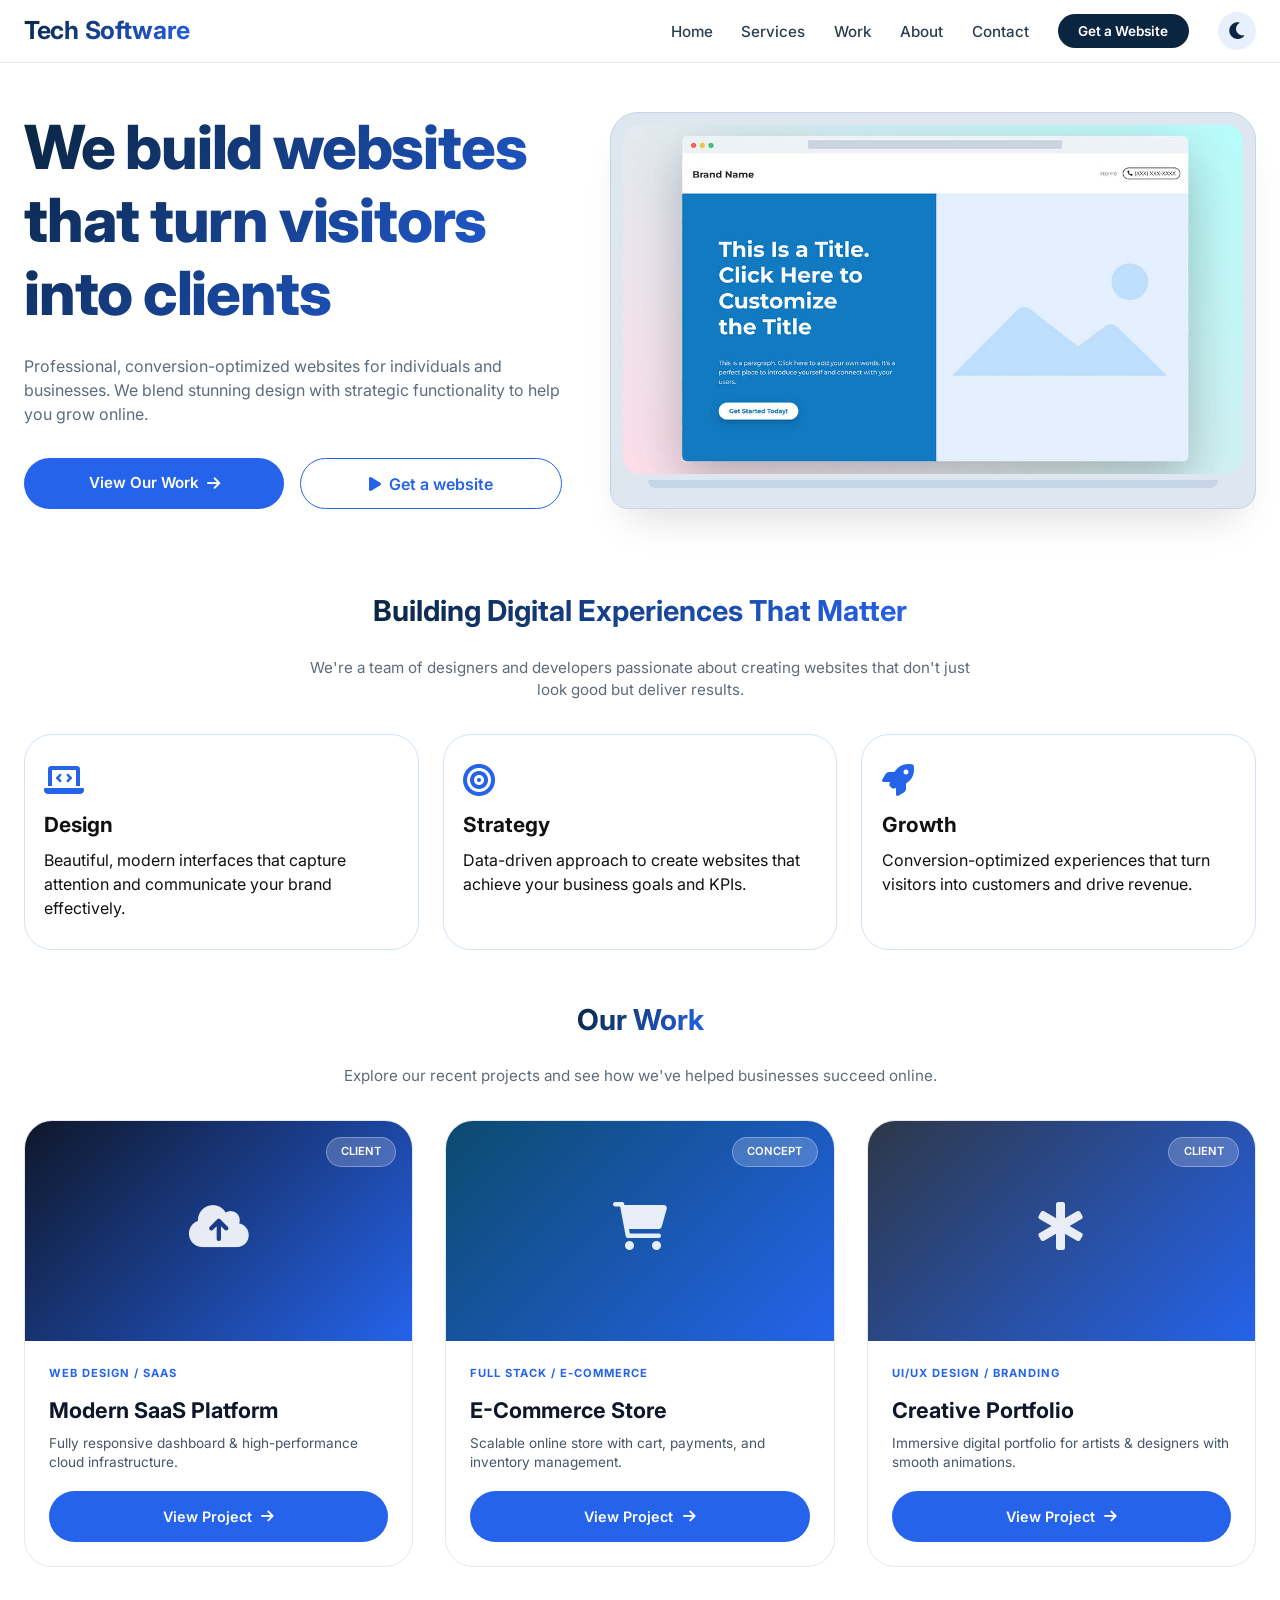
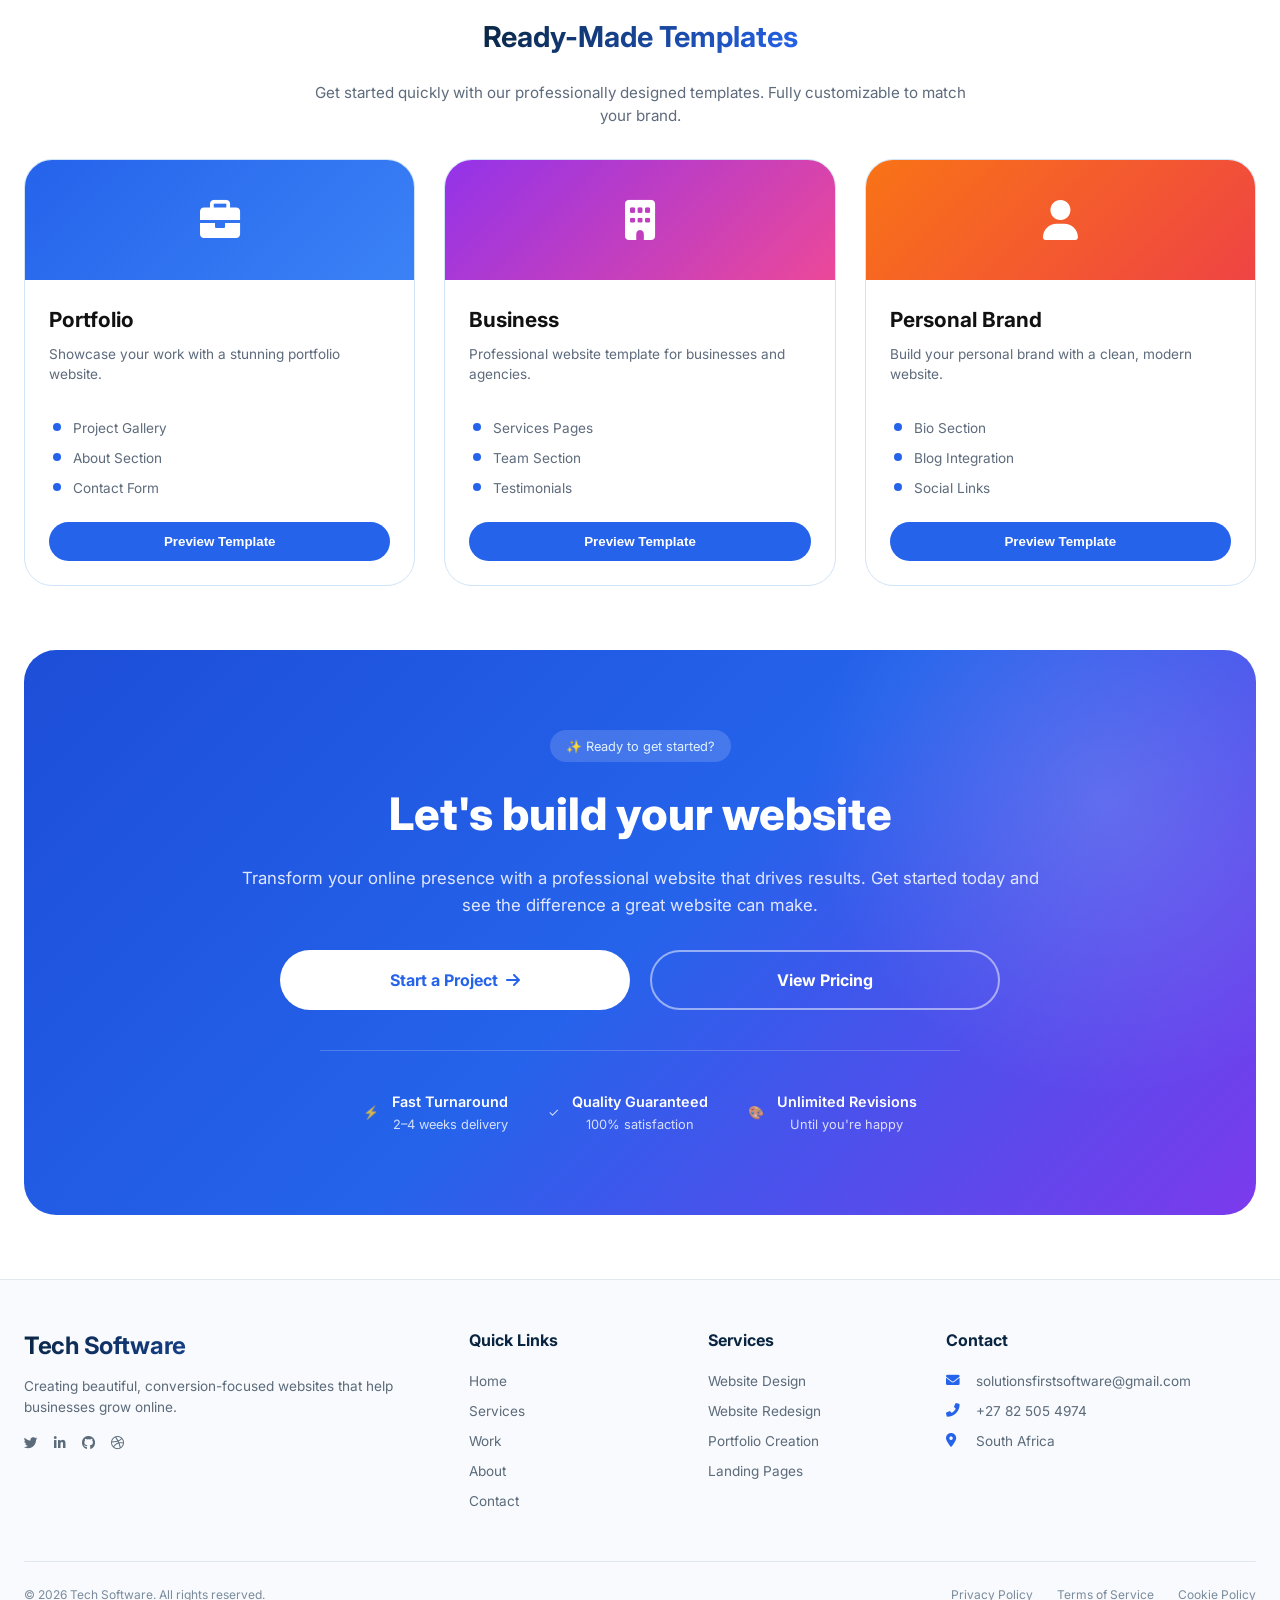
<file: index.html>
<!DOCTYPE html>
<html lang="en">
<head>
    <meta charset="UTF-8">
    <meta name="viewport" content="width=device-width, initial-scale=1.0, viewport-fit=cover">
    <title>Tech Software | Modern Web Design & Development</title>
    <!-- Google Fonts: Inter -->
    <link href="https://fonts.googleapis.com/css2?family=Inter:opsz,wght@14..32,300;400;500;600;700;800&display=swap" rel="stylesheet">
    <!-- Font Awesome 6 -->
    <link rel="stylesheet" href="https://cdnjs.cloudflare.com/ajax/libs/font-awesome/6.0.0-beta3/css/all.min.css">
    <meta name="color-scheme" content="light">
    <style>
        * {
            margin: 0;
            padding: 0;
            box-sizing: border-box;
        }

        body {
            font-family: 'Inter', sans-serif;
            background: #FFFFFF;
            color: #111111;
            line-height: 1.5;
            scroll-behavior: smooth;
            transition: background-color 0.25s ease, color 0.25s ease;
        }

        /* ========== DARK MODE - ENHANCED READABILITY WITH LIGHT BLUE HEADINGS ========== */
        body.dark-mode {
            background: #0A1525;
            color: #E2E8F0;
        }

        :root {
            color-scheme: light;
        }

        body.dark-mode {
            color-scheme: dark;
        }

        /* Global dark mode heading overrides - Light blue for ALL headings */
        body.dark-mode h1, 
        body.dark-mode h2, 
        body.dark-mode h3, 
        body.dark-mode h4,
        body.dark-mode .hero-content h1,
        body.dark-mode .section-header h2,
        body.dark-mode .feature-card h3,
        body.dark-mode .work-info h4,
        body.dark-mode .template-body h3,
        body.dark-mode .cta-section h2,
        body.dark-mode .footer-col h4,
        body.dark-mode .logo {
            color: #7DD3E8 !important;
        }

        /* Specific override for gradient headings - make them solid light blue for readability */
        body.dark-mode .hero-content h1 {
            background: none !important;
            -webkit-background-clip: unset !important;
            background-clip: unset !important;
            color: #7DD3E8 !important;
        }
        
        body.dark-mode .section-header h2 {
            background: none !important;
            -webkit-background-clip: unset !important;
            background-clip: unset !important;
            color: #7DD3E8 !important;
        }
        
        body.dark-mode .logo {
            background: none !important;
            -webkit-background-clip: unset !important;
            background-clip: unset !important;
            color: #7DD3E8 !important;
        }

        /* Ensure all other headings have good contrast */
        body.dark-mode h1, body.dark-mode h2, body.dark-mode h3, body.dark-mode h4 {
            color: #7DD3E8;
        }

        body.dark-mode .navbar {
            background: rgba(10, 21, 37, 0.96);
            border-bottom-color: #1A3A50;
        }
        
        body.dark-mode .nav-link {
            color: #B2F0F0;
        }
        body.dark-mode .nav-link:hover {
            color: #7DD3E8;
        }
        body.dark-mode .btn-nav {
            background: #1A3A50;
            color: #B2F0F0;
        }
        body.dark-mode .btn-nav:hover {
            background: #2A5A7A;
        }
        body.dark-mode .theme-toggle {
            background: #1A3A50;
            color: #B2F0F0;
        }
        
        body.dark-mode .hero-content p {
            color: #CBD5E1;
        }
        body.dark-mode .btn-primary {
            background: #1A6BA0;
        }
        body.dark-mode .btn-primary:hover {
            background: #2A8AC0;
        }
        body.dark-mode .btn-outline {
            border-color: #4FD1C5;
            color: #4FD1C5;
        }
        body.dark-mode .btn-outline:hover {
            background: rgba(79, 209, 197, 0.1);
        }
        body.dark-mode .feature-card {
            background: #1A2A40;
            border-color: #2A4A6A;
        }
        body.dark-mode .feature-card p {
            color: #CBD5E1;
        }
        body.dark-mode .feature-icon {
            color: #4FD1C5;
        }
        body.dark-mode .work-item {
            background: #1A2A40;
            border-color: #2A4A6A;
        }
        body.dark-mode .work-category {
            color: #4FD1C5;
        }
        body.dark-mode .work-info h4 {
            color: #7DD3E8 !important;
        }
        body.dark-mode .work-description {
            color: #CBD5E1;
        }
        body.dark-mode .view-project-link {
            background: #2563eb;
            color: white;
        }
        body.dark-mode .view-project-link:hover {
            background: #3b82f6;
        }
        body.dark-mode .client-badge-right {
            background: rgba(59, 130, 246, 0.2);
            backdrop-filter: blur(4px);
            color: #7DD3E8;
            border-color: rgba(79, 209, 197, 0.3);
        }
        body.dark-mode .template-card {
            background: #1A2A40;
            border-color: #2A4A6A;
        }
        body.dark-mode .template-card p {
            color: #CBD5E1;
        }
        body.dark-mode .template-card i {
            color: #4FD1C5;
        }
        body.dark-mode .template-body h3 {
            color: #7DD3E8 !important;
        }
        body.dark-mode .template-features li {
            color: #CBD5E1;
        }
        body.dark-mode .template-features li::before {
            background: #4FD1C5;
        }
        body.dark-mode .btn-template {
            background: #2563eb;
            color: white;
        }
        body.dark-mode .btn-template:hover {
            background: #3b82f6;
        }
        body.dark-mode .cta-section {
            background: linear-gradient(135deg, #0F2A3A, #1A3A50);
        }
        body.dark-mode .cta-section h2 {
            color: #7DD3E8 !important;
        }
        body.dark-mode .cta-section p {
            color: #CBD5E1;
        }
        body.dark-mode .footer {
            background: #0A1525;
            border-top-color: #1A3A50;
        }
        body.dark-mode .footer-col h4 {
            color: #7DD3E8 !important;
        }
        body.dark-mode .footer-col p, 
        body.dark-mode .footer-col li,
        body.dark-mode .footer-col a {
            color: #CBD5E1;
        }
        body.dark-mode .footer-col a:hover {
            color: #4FD1C5;
        }
        body.dark-mode .footer-bottom {
            border-top-color: #1A3A50;
            color: #8BA0B0;
        }
        body.dark-mode .footer-legal a {
            color: #8BA0B0;
        }
        body.dark-mode .footer-legal a:hover {
            color: #7DD3E8;
        }
        body.dark-mode .footer-icon-list a {
            color: #CBD5E1;
        }
        body.dark-mode .footer-icon-list a:hover {
            color: #7DD3E8;
        }
        body.dark-mode .footer-contact i {
            color: #4FD1C5;
        }
        body.dark-mode .section-subhead {
            color: #CBD5E1;
        }
        body.dark-mode .hamburger {
            color: #B2F0F0;
        }

        .container {
            max-width: 1400px;
            margin: 0 auto;
            padding: 0 24px;
        }

        /* NAVBAR */
        .navbar {
            position: sticky;
            top: 0;
            z-index: 1000;
            background: rgba(255, 255, 255, 0.96);
            backdrop-filter: blur(12px);
            border-bottom: 1px solid #EAEAEF;
            padding: 0.75rem 0;
            transition: background 0.25s ease;
        }
        .nav-container {
            max-width: 1400px;
            margin: 0 auto;
            padding: 0 24px;
            display: flex;
            align-items: center;
            justify-content: space-between;
            flex-wrap: wrap;
        }
        .logo {
            font-size: 1.55rem;
            font-weight: 700;
            letter-spacing: -0.3px;
            background: linear-gradient(135deg, #0A2540, #2563eb);
            -webkit-background-clip: text;
            background-clip: text;
            color: transparent;
            z-index: 1002;
        }
        .hamburger {
            display: none;
            background: none;
            border: none;
            font-size: 1.8rem;
            cursor: pointer;
            color: #0A2540;
            transition: 0.2s;
            z-index: 1002;
            padding: 0.3rem;
        }
        .nav-links {
            display: flex;
            gap: 1.8rem;
            list-style: none;
            align-items: center;
            margin: 0;
            transition: all 0.3s ease-in-out;
        }
        .nav-link {
            text-decoration: none;
            font-weight: 500;
            color: #2C3E50;
            transition: 0.2s;
            font-size: 0.95rem;
            white-space: nowrap;
        }
        .nav-link:hover { color: #2563eb; }
        .btn-nav {
            background: #0A2540;
            padding: 0.45rem 1.3rem;
            border-radius: 200px;
            font-weight: 600;
            border: none;
            color: white;
            cursor: pointer;
            transition: all 0.2s ease;
            font-size: 0.85rem;
            white-space: nowrap;
            display: inline-block;
            text-decoration: none;
        }
        .btn-nav:hover {
            transform: translateY(-2px);
            background: #2563eb;
        }
        .theme-toggle {
            background: #E8F0FE;
            border: none;
            font-size: 1.2rem;
            cursor: pointer;
            border-radius: 50%;
            width: 38px;
            height: 38px;
            display: flex;
            align-items: center;
            justify-content: center;
            transition: 0.2s;
            color: #0A2540;
        }
        .theme-toggle:hover {
            background: #D0E4F7;
        }

        @media (max-width: 840px) {
            .hamburger { display: block; }
            .nav-links {
                position: fixed;
                top: 0;
                left: -100%;
                width: 75%;
                max-width: 320px;
                height: 100vh;
                background: rgba(255, 255, 255, 0.98);
                backdrop-filter: blur(16px);
                flex-direction: column;
                justify-content: flex-start;
                padding: 5rem 1.8rem 2rem;
                gap: 1.5rem;
                align-items: flex-start;
                box-shadow: 4px 0 24px rgba(0,0,0,0.08);
                transition: left 0.3s cubic-bezier(0.2, 0.9, 0.4, 1.1);
                z-index: 1001;
                border-right: 1px solid rgba(0,0,0,0.05);
            }
            body.dark-mode .nav-links {
                background: rgba(10, 21, 37, 0.98);
                border-right-color: #1A3A50;
            }
            .nav-links.active { left: 0; }
            .nav-link { font-size: 1.1rem; white-space: normal; width: 100%; padding: 0.5rem 0; }
            .btn-nav { width: 100%; text-align: center; margin-top: 0.5rem; }
            .theme-toggle { margin-top: 0.5rem; align-self: flex-start; }
            .menu-overlay {
                position: fixed;
                top: 0;
                left: 0;
                width: 100%;
                height: 100%;
                background: rgba(0,0,0,0.3);
                backdrop-filter: blur(2px);
                z-index: 1000;
                opacity: 0;
                visibility: hidden;
                transition: 0.2s;
            }
            .menu-overlay.active { opacity: 1; visibility: visible; }
            body.menu-open { overflow: hidden; }
        }

        /* HERO SECTION */
        .hero {
            display: grid;
            grid-template-columns: 1fr 1.2fr;
            align-items: center;
            gap: 3rem;
            margin: 3rem 0 5rem;
            animation: fadeInUp 0.8s ease-out;
        }
        @keyframes fadeInUp {
            from { opacity: 0; transform: translateY(30px); }
            to { opacity: 1; transform: translateY(0); }
        }
        .hero-content {
            min-width: 280px;
        }
        
        /* RESPONSIVE TEXT SIZING FOR HEADER */
        .hero-content h1 {
            font-size: clamp(2rem, 7vw, 3.8rem);
            font-weight: 800;
            line-height: 1.2;
            letter-spacing: -0.02em;
            background: linear-gradient(135deg, #0A2540, #2563eb);
            -webkit-background-clip: text;
            background-clip: text;
            color: transparent;
            margin-bottom: 1.5rem;
            word-break: break-word;
            hyphens: auto;
            max-width: 100%;
        }
        
        @media (max-width: 780px) {
            .hero-content h1 {
                font-size: clamp(1.8rem, 6.5vw, 2.5rem);
                line-height: 1.25;
            }
        }
        
        @media (max-width: 480px) {
            .hero-content h1 {
                font-size: clamp(1.6rem, 7vw, 2.2rem);
            }
        }
        
        .hero-content p {
            font-size: 1rem;
            color: #5E6B7C;
            margin-bottom: 2rem;
            line-height: 1.5;
        }
        .laptop-mockup {
            max-width: 100%;
        }
        .laptop-frame {
            background: #DEE7EF;
            border-radius: 28px 28px 18px 18px;
            padding: 12px 12px 20px 12px;
            box-shadow: 0 25px 40px -18px rgba(0,0,0,0.15);
            border: 1px solid #C5D5E5;
        }
        .laptop-screen {
            background: #FFFFFF;
            border-radius: 16px;
            overflow: hidden;
            aspect-ratio: 16 / 9;
        }
        .media-container {
            width: 100%;
            height: 100%;
        }
        .media-container img {
            width: 100%;
            height: 100%;
            object-fit: cover;
        }
        .keyboard-base {
            height: 8px;
            background: #C5D5E5;
            margin-top: 6px;
            border-radius: 0 0 18px 18px;
            width: 92%;
            margin-left: auto;
            margin-right: auto;
        }

        /* BUTTONS - FULL WIDTH */
        .hero-buttons {
            display: flex;
            gap: 1rem;
            flex-wrap: wrap;
            width: 100%;
        }
        
        .hero-buttons .btn-primary,
        .hero-buttons .btn-outline {
            flex: 1 1 0;
            min-width: 160px;
            justify-content: center;
            text-align: center;
        }
        
        @media (max-width: 640px) {
            .hero-buttons {
                flex-direction: column;
                gap: 0.9rem;
                width: 100%;
            }
            .hero-buttons .btn-primary,
            .hero-buttons .btn-outline {
                width: 100%;
                flex: auto;
                display: flex;
                justify-content: center;
                padding: 0.9rem 1rem;
            }
        }
        
        .btn-primary {
            background: #2563eb;
            border: none;
            padding: 0.8rem 1.8rem;
            border-radius: 200px;
            font-weight: 600;
            font-size: 0.95rem;
            cursor: pointer;
            color: white;
            transition: 0.2s;
            display: inline-flex;
            align-items: center;
            gap: 0.5rem;
            text-decoration: none;
        }
        .btn-primary:hover { background: #1d4ed8; transform: translateY(-2px); }
        .btn-outline {
            background: transparent;
            border: 1px solid #2563eb;
            color: #2563eb;
            padding: 0.8rem 1.8rem;
            border-radius: 200px;
            font-weight: 600;
            cursor: pointer;
            transition: 0.2s;
            display: inline-flex;
            align-items: center;
            gap: 0.5rem;
            text-decoration: none;
        }
        .btn-outline:hover { background: #eff6ff; transform: translateY(-2px); }

        .view-project-link {
            width: 100%;
            display: flex;
        }
        .btn-template {
            width: 100%;
        }

        .section-header { text-align: center; margin: 3rem 0 1.5rem; }
        .section-header h2 { font-size: 1.8rem; font-weight: 700; background: linear-gradient(120deg, #0A2540, #2563eb); -webkit-background-clip: text; background-clip: text; color: transparent; display: inline-block; }
        .section-subhead { text-align: center; color: #5E6B7C; max-width: 680px; margin: 0 auto 2rem; font-size: 0.95rem; }

        .three-col-grid {
            display: grid;
            gap: 1.5rem;
            margin: 2rem 0 3rem;
            grid-template-columns: repeat(3, 1fr);
        }
        .feature-card {
            background: #FFFFFF;
            border-radius: 28px;
            padding: 1.8rem 1.2rem;
            border: 1px solid #D0E4F7;
            transition: 0.25s ease;
        }
        .feature-card:hover { transform: translateY(-4px); border-color: #2563eb; }
        .feature-icon { font-size: 2rem; color: #2563eb; margin-bottom: 0.8rem; }
        .feature-card h3 { font-size: 1.3rem; margin-bottom: 0.5rem; }

        .work-grid {
            display: grid;
            grid-template-columns: repeat(3, 1fr);
            gap: 2rem;
            margin: 2rem 0 3rem;
        }
        .work-item {
            background: #FFFFFF;
            border-radius: 28px;
            overflow: hidden;
            border: 1px solid #E2E8F0;
            transition: all 0.3s ease;
            position: relative;
            display: flex;
            flex-direction: column;
        }
        .work-item:hover { transform: translateY(-6px); box-shadow: 0 20px 30px -12px rgba(0,0,0,0.1); }
        .work-img {
            height: 220px;
            display: flex;
            flex-direction: column;
            align-items: center;
            justify-content: center;
            position: relative;
        }
        .work-item:nth-child(1) .work-img { background: linear-gradient(135deg, #0F172A, #2563eb); }
        .work-item:nth-child(2) .work-img { background: linear-gradient(135deg, #0C4A6E, #2563eb); }
        .work-item:nth-child(3) .work-img { background: linear-gradient(135deg, #2D3748, #2563eb); }
        .concept-icon { font-size: 3rem; color: rgba(255,255,255,0.9); margin-bottom: 0.5rem; }
        .client-badge-right {
            position: absolute;
            top: 16px;
            right: 16px;
            background: rgba(255, 255, 255, 0.2);
            backdrop-filter: blur(8px);
            padding: 0.35rem 0.9rem;
            border-radius: 40px;
            font-size: 0.7rem;
            font-weight: 600;
            color: white;
            border: 1px solid rgba(255,255,255,0.3);
            text-transform: uppercase;
            z-index: 2;
        }
        .work-info { 
            padding: 1.5rem; 
            flex: 1;
            display: flex;
            flex-direction: column;
        }
        .work-category { font-size: 0.7rem; text-transform: uppercase; letter-spacing: 1px; color: #2563eb; font-weight: 700; margin-bottom: 0.5rem; display: inline-block; }
        .work-info h4 { font-size: 1.35rem; font-weight: 700; margin: 0.25rem 0 0.5rem; color: #0F172A; }
        .work-description { font-size: 0.85rem; color: #475569; margin-bottom: 1.2rem; line-height: 1.4; }
        
        .view-project-link {
            display: flex;
            align-items: center;
            justify-content: center;
            gap: 0.6rem;
            background: #2563eb;
            color: white;
            font-weight: 600;
            font-size: 0.9rem;
            padding: 0.9rem 1rem;
            text-decoration: none;
            transition: all 0.25s ease;
            width: 100%;
            text-align: center;
            border-radius: 40px;
            cursor: pointer;
            border: none;
            margin-top: auto;
        }
        .view-project-link:hover {
            background: #1d4ed8;
            transform: translateY(-2px);
            box-shadow: 0 6px 14px rgba(37, 99, 235, 0.3);
        }

        .template-grid {
            display: grid;
            gap: 1.8rem;
            margin: 2rem 0;
            grid-template-columns: repeat(3, 1fr);
        }
        .template-card {
            background: #FFFFFF;
            border-radius: 28px;
            border: 1px solid #D0E4F7;
            transition: 0.3s;
            overflow: hidden;
            display: flex;
            flex-direction: column;
        }
        .template-card:hover { transform: translateY(-6px); box-shadow: 0 20px 30px -12px rgba(0,0,0,0.1); }
        .template-top {
            height: 120px;
            display: flex;
            align-items: center;
            justify-content: center;
        }
        .gradient-blue { background: linear-gradient(135deg, #2563eb, #3b82f6); }
        .gradient-purple { background: linear-gradient(135deg, #9333ea, #ec4899); }
        .gradient-orange { background: linear-gradient(135deg, #f97316, #ef4444); }
        .template-top i { font-size: 2.5rem; color: white; }
        .template-body { padding: 1.5rem; flex: 1; display: flex; flex-direction: column; }
        .template-body h3 { margin-bottom: 0.5rem; font-size: 1.3rem; }
        .template-body p { font-size: 0.85rem; color: #5E6B7C; margin-bottom: 1rem; }
        .template-features {
            list-style: none;
            margin: 0.8rem 0 1.2rem;
        }
        .template-features li {
            font-size: 0.85rem;
            padding: 0.3rem 0;
            color: #5E6B7C;
            padding-left: 24px;
            position: relative;
        }
        .template-features li::before {
            content: "";
            position: absolute;
            left: 4px;
            top: 10px;
            width: 8px;
            height: 8px;
            background: #2563eb;
            border-radius: 50%;
        }
        .btn-template {
            width: 100%;
            background: #2563eb;
            color: white;
            border: none;
            padding: 12px;
            font-weight: 600;
            cursor: pointer;
            transition: 0.2s;
            border-radius: 40px;
            margin-top: auto;
        }
        .btn-template:hover { background: #1d4ed8; transform: translateY(-2px); }

        /* CTA SECTION - MATCHING SERVICES PAGE STYLE (LONGER, PILL-SHAPED BUTTONS) */
        .cta-section {
            background: linear-gradient(135deg, #1d4ed8, #2563eb, #7c3aed);
            padding: 5rem 2rem;
            margin: 4rem 0;
            border-radius: 32px;
            text-align: center;
            position: relative;
            overflow: hidden;
        }
        .cta-section::before {
            content: "";
            position: absolute;
            width: 600px;
            height: 600px;
            background: radial-gradient(circle, rgba(255,255,255,0.15), transparent 70%);
            top: -150px;
            right: -150px;
        }
        .cta-container {
            max-width: 800px;
            margin: auto;
            position: relative;
            z-index: 2;
        }
        .cta-badge {
            display: inline-block;
            background: rgba(255,255,255,0.15);
            padding: 0.4rem 1rem;
            border-radius: 999px;
            font-size: 0.8rem;
            color: #e0f2fe;
            margin-bottom: 1.2rem;
        }
        .cta-section h2 {
            font-size: 2.8rem;
            font-weight: 800;
            color: white;
            margin-bottom: 1rem;
        }
        .cta-section p {
            color: #e0e7ff;
            font-size: 1.05rem;
            line-height: 1.6;
            margin-bottom: 2rem;
        }
        .cta-buttons {
            display: flex;
            justify-content: center;
            gap: 1.2rem;
            flex-wrap: wrap;
        }
        .cta-btn-primary {
            background: white;
            color: #2563eb;
            padding: 1rem 3rem;
            font-weight: 700;
            border-radius: 999px;
            text-decoration: none;
            display: inline-flex;
            align-items: center;
            justify-content: center;
            text-align: center;
            gap: 0.5rem;
            transition: 0.3s ease;
        }
        .cta-btn-primary:hover {
            transform: translateY(-3px);
            box-shadow: 0 12px 25px rgba(0,0,0,0.2);
        }
        .cta-btn-outline {
            background: transparent;
            color: white;
            padding: 1rem 3rem;
            font-weight: 700;
            border-radius: 999px;
            border: 2px solid rgba(255,255,255,0.5);
            text-decoration: none;
            transition: 0.3s ease;
            justify-content: center;
            text-align: center;
            display: inline-flex;
            align-items: center;
            gap: 0.5rem;
        }
        .cta-buttons a {
            flex: 1;
            max-width: 350px;
        }
        .cta-btn-outline:hover {
            background: rgba(255,255,255,0.1);
        }
        .cta-divider {
            height: 1px;
            background: rgba(255,255,255,0.2);
            margin: 2.5rem auto;
            width: 80%;
        }
        .cta-features {
            display: flex;
            justify-content: center;
            gap: 2.5rem;
            flex-wrap: wrap;
        }
        .feature-item {
            display: flex;
            align-items: center;
            gap: 0.8rem;
            color: white;
            font-size: 0.9rem;
        }
        .feature-item strong {
            font-weight: 600;
        }
        .feature-item span {
            font-size: 0.8rem;
            opacity: 0.8;
        }

        .footer {
            background: #F8FAFE;
            border-top: 1px solid #E2E8F0;
            padding: 3rem 0 1.5rem;
            margin-top: 2rem;
        }
        .footer-container {
            max-width: 1400px;
            margin: 0 auto;
            padding: 0 24px;
        }
        .footer-grid {
            display: grid;
            grid-template-columns: 2fr 1fr 1fr 1.5fr;
            gap: 2rem;
            margin-bottom: 2.5rem;
        }
        .footer-col h4 { font-size: 1rem; font-weight: 700; margin-bottom: 1.2rem; color: #0A2540; }
        .footer-brand p { font-size: 0.85rem; line-height: 1.5; color: #5C6B7A; margin-top: 0.8rem; }
        .footer-icon-list { display: flex; gap: 1rem; margin-top: 1rem; }
        .footer-icon-list a { color: #5C6B7A; font-size: 1rem; transition: color 0.2s; }
        .footer-icon-list a:hover { color: #2563eb; }
        .footer-col ul { list-style: none; }
        .footer-col li { margin-bottom: 0.6rem; }
        .footer-col a { text-decoration: none; color: #5C6B7A; font-size: 0.85rem; transition: color 0.2s; }
        .footer-col a:hover { color: #2563eb; }
        /* Ensures all footer list items (including Services) share identical font styling */
        .footer-col li, .footer-col li a, .footer-col p, .footer-contact p {
            font-size: 0.85rem;
            font-family: 'Inter', sans-serif;
            font-weight: 400;
            line-height: 1.5;
        }
        .footer-contact p { font-size: 0.85rem; margin-bottom: 0.6rem; color: #5C6B7A; display: flex; align-items: center; gap: 0.6rem; }
        .footer-contact i { width: 20px; color: #2563eb; }
        .footer-bottom {
            border-top: 1px solid #E2E8F0;
            padding-top: 1.5rem;
            display: flex;
            justify-content: space-between;
            align-items: center;
            flex-wrap: wrap;
            gap: 1rem;
            font-size: 0.75rem;
            color: #7A8B9C;
        }
        .footer-legal { display: flex; gap: 1.5rem; flex-wrap: wrap; }
        .footer-legal a { text-decoration: none; color: #7A8B9C; transition: color 0.2s; font-size: 0.75rem; }
        .footer-legal a:hover { color: #2563eb; }

        @media (max-width: 992px) {
            .hero { grid-template-columns: 1fr; gap: 2rem; }
            .three-col-grid, .work-grid, .template-grid {
                grid-template-columns: repeat(2, 1fr);
            }
            .footer-grid { grid-template-columns: repeat(2, 1fr); }
            .footer-brand { grid-column: span 2; }
        }
        @media (max-width: 768px) {
            .cta-section h2 { font-size: 2rem; }
            .cta-btn-primary, .cta-btn-outline { padding: 0.9rem 2rem; min-width: 220px; }
        }
        @media (max-width: 640px) {
            .hero-content h1 { font-size: 2rem; }
            .three-col-grid, .work-grid, .template-grid {
                grid-template-columns: 1fr;
            }
            .footer-grid, .footer-brand { grid-template-columns: 1fr; grid-column: span 1; }
            .footer-bottom { flex-direction: column; text-align: center; }
            .cta-section h2 { font-size: 1.6rem; }
            .cta-btn-primary, .cta-btn-outline { padding: 0.8rem 1.5rem; min-width: 100%; }
        }
    </style>
</head>
<body>
<nav class="navbar">
    <div class="nav-container">
        <div class="logo">Tech Software</div>
        <button class="hamburger" id="hamburgerBtn" aria-label="Menu"><i class="fas fa-bars"></i></button>
        <ul class="nav-links" id="navLinks">
            <li><a href="index.html" class="nav-link">Home</a></li>
            <li><a href="services.html" class="nav-link">Services</a></li>
            <li><a href="work.html" class="nav-link">Work</a></li>
            <li><a href="aboutus.html" class="nav-link">About</a></li>
            <li><a href="contactus.html" class="nav-link">Contact</a></li>
            <li><a href="pricing.html" class="btn-nav">Get a Website</a></li>
            <li><button class="theme-toggle" id="darkModeToggle"><i class="fas fa-moon"></i></button></li>
        </ul>
    </div>
    <div id="menuOverlay" class="menu-overlay"></div>
</nav>

<main>
    <div class="container">
        <div class="hero">
            <div class="hero-content">
                <h1>We build websites that turn visitors into clients</h1>
                <p>Professional, conversion-optimized websites for individuals and businesses. We blend stunning design with strategic functionality to help you grow online.</p>
                <div class="hero-buttons">
                    <a href="work.html" class="btn-primary">View Our Work <i class="fas fa-arrow-right"></i></a>
                    <a href="pricing.html" class="btn-outline"><i class="fas fa-play"></i> Get a website</a>
                </div>
            </div>
            <div class="laptop-mockup">
                <div class="laptop-frame">
                    <div class="laptop-screen">
                        <div class="media-container">
                            <img src="images/zarla-blank-website-template-2-2293x1379-20250609.jpg" alt="Website Preview">
                        </div>
                    </div>
                    <div class="keyboard-base"></div>
                </div>
            </div>
        </div>

        <div class="section-header"><h2>Building Digital Experiences That Matter</h2></div>
        <p class="section-subhead">We're a team of designers and developers passionate about creating websites that don't just look good but deliver results.</p>
        <div class="three-col-grid">
            <div class="feature-card"><i class="fas fa-laptop-code feature-icon"></i><h3>Design</h3><p>Beautiful, modern interfaces that capture attention and communicate your brand effectively.</p></div>
            <div class="feature-card"><i class="fas fa-bullseye feature-icon"></i><h3>Strategy</h3><p>Data-driven approach to create websites that achieve your business goals and KPIs.</p></div>
            <div class="feature-card"><i class="fas fa-rocket feature-icon"></i><h3>Growth</h3><p>Conversion-optimized experiences that turn visitors into customers and drive revenue.</p></div>
        </div>

        <div class="section-header"><h2>Our Work</h2></div>
        <p class="section-subhead">Explore our recent projects and see how we've helped businesses succeed online.</p>
        <div class="work-grid">
            <div class="work-item">
                <div class="client-badge-right">Client</div>
                <div class="work-img"><div class="concept-icon"><i class="fas fa-cloud-upload-alt"></i></div></div>
                <div class="work-info">
                    <span class="work-category">Web Design / SaaS</span>
                    <h4>Modern SaaS Platform</h4>
                    <p class="work-description">Fully responsive dashboard & high-performance cloud infrastructure.</p>
                    <a href="#" class="view-project-link">View Project <i class="fas fa-arrow-right"></i></a>
                </div>
            </div>
            <div class="work-item">
                <div class="client-badge-right">Concept</div>
                <div class="work-img"><div class="concept-icon"><i class="fas fa-shopping-cart"></i></div></div>
                <div class="work-info">
                    <span class="work-category">Full Stack / E‑commerce</span>
                    <h4>E-Commerce Store</h4>
                    <p class="work-description">Scalable online store with cart, payments, and inventory management.</p>
                    <a href="#" class="view-project-link">View Project <i class="fas fa-arrow-right"></i></a>
                </div>
            </div>
            <div class="work-item">
                <div class="client-badge-right">Client</div>
                <div class="work-img"><div class="concept-icon"><i class="fas fa-star-of-life"></i></div></div>
                <div class="work-info">
                    <span class="work-category">UI/UX Design / Branding</span>
                    <h4>Creative Portfolio</h4>
                    <p class="work-description">Immersive digital portfolio for artists & designers with smooth animations.</p>
                    <a href="#" class="view-project-link">View Project <i class="fas fa-arrow-right"></i></a>
                </div>
            </div>
        </div>

        <div class="section-header"><h2>Ready-Made Templates</h2></div>
        <p class="section-subhead">Get started quickly with our professionally designed templates. Fully customizable to match your brand.</p>
        <div class="template-grid">
            <div class="template-card"><div class="template-top gradient-blue"><i class="fas fa-briefcase"></i></div><div class="template-body"><h3>Portfolio</h3><p>Showcase your work with a stunning portfolio website.</p><ul class="template-features"><li>Project Gallery</li><li>About Section</li><li>Contact Form</li></ul><button class="btn-template preview-btn">Preview Template</button></div></div>
            <div class="template-card"><div class="template-top gradient-purple"><i class="fas fa-building"></i></div><div class="template-body"><h3>Business</h3><p>Professional website template for businesses and agencies.</p><ul class="template-features"><li>Services Pages</li><li>Team Section</li><li>Testimonials</li></ul><button class="btn-template preview-btn">Preview Template</button></div></div>
            <div class="template-card"><div class="template-top gradient-orange"><i class="fas fa-user"></i></div><div class="template-body"><h3>Personal Brand</h3><p>Build your personal brand with a clean, modern website.</p><ul class="template-features"><li>Bio Section</li><li>Blog Integration</li><li>Social Links</li></ul><button class="btn-template preview-btn">Preview Template</button></div></div>
        </div>

        <!-- CTA SECTION - MATCHING SERVICES PAGE STYLE -->
        <div class="cta-section">
            <div class="cta-container">
                <span class="cta-badge">✨ Ready to get started?</span>
                <h2>Let's build your website</h2>
                <p>Transform your online presence with a professional website that drives results. Get started today and see the difference a great website can make.</p>
                <div class="cta-buttons">
                    <a href="#" class="cta-btn-primary">Start a Project <i class="fas fa-arrow-right"></i></a>
                    <a href="#" class="cta-btn-outline">View Pricing</a>
                </div>
                <div class="cta-divider"></div>
                <div class="cta-features">
                    <div class="feature-item"><span>⚡</span><div><strong>Fast Turnaround</strong><br><span>2–4 weeks delivery</span></div></div>
                    <div class="feature-item"><span>✓</span><div><strong>Quality Guaranteed</strong><br><span>100% satisfaction</span></div></div>
                    <div class="feature-item"><span>🎨</span><div><strong>Unlimited Revisions</strong><br><span>Until you're happy</span></div></div>
                </div>
            </div>
        </div>
    </div>
</main>

<footer class="footer">
    <div class="footer-container">
        <div class="footer-grid">
            <div class="footer-col footer-brand"><div class="logo" style="font-size: 1.5rem;">Tech Software</div><p>Creating beautiful, conversion-focused websites that help businesses grow online.</p><div class="footer-icon-list"><a href="#"><i class="fab fa-twitter"></i></a><a href="#"><i class="fab fa-linkedin-in"></i></a><a href="#"><i class="fab fa-github"></i></a><a href="#"><i class="fab fa-dribbble"></i></a></div></div>
            <div class="footer-col"><h4>Quick Links</h4><ul><li><a href="index.html">Home</a></li><li><a href="services.html">Services</a></li><li><a href="work.html">Work</a></li><li><a href="aboutus.html">About</a></li><li><a href="contactus.html">Contact</a></li></ul></div>
            <div class="footer-col"><h4>Services</h4>
                <ul>
                    <li><a href="#">Website Design</a></li>
                    <li><a href="#">Website Redesign</a></li>
                    <li><a href="#">Portfolio Creation</a></li>
                    <li><a href="#">Landing Pages</a></li>
                </ul>
            </div>
            <div class="footer-col footer-contact"><h4>Contact</h4><p><i class="fas fa-envelope"></i>solutionsfirstsoftware@gmail.com</p><p><i class="fas fa-phone-alt"></i>+27 82 505 4974</p><p><i class="fas fa-map-marker-alt"></i>South Africa</p></div>
        </div>
        <div class="footer-bottom"><div>© 2026 Tech Software. All rights reserved.</div><div class="footer-legal"><a href="#">Privacy Policy</a><a href="#">Terms of Service</a><a href="#">Cookie Policy</a></div></div>
    </div>
</footer>

<script>
    (function() {
        const hamburgerBtn = document.getElementById('hamburgerBtn');
        const navLinks = document.getElementById('navLinks');
        const overlay = document.getElementById('menuOverlay');
        function closeMenu() { navLinks?.classList.remove('active'); overlay?.classList.remove('active'); document.body.classList.remove('menu-open'); if(hamburgerBtn) hamburgerBtn.innerHTML = '<i class="fas fa-bars"></i>'; }
        function openMenu() { navLinks?.classList.add('active'); overlay?.classList.add('active'); document.body.classList.add('menu-open'); if(hamburgerBtn) hamburgerBtn.innerHTML = '<i class="fas fa-times"></i>'; }
        if(hamburgerBtn) hamburgerBtn.addEventListener('click', () => navLinks?.classList.contains('active') ? closeMenu() : openMenu());
        if(overlay) overlay.addEventListener('click', closeMenu);
        document.querySelectorAll('.nav-link, .btn-nav').forEach(link => link.addEventListener('click', closeMenu));
        
        const toggleDark = document.getElementById('darkModeToggle');
        if (toggleDark) {
            const savedTheme = localStorage.getItem('techThemeFinal') || 'light';
            if (savedTheme === 'dark') {
                document.body.classList.add('dark-mode');
                document.documentElement.style.colorScheme = 'dark';
                toggleDark.innerHTML = '<i class="fas fa-sun"></i>';
            } else {
                document.documentElement.style.colorScheme = 'light';
                toggleDark.innerHTML = '<i class="fas fa-moon"></i>';
            }
            toggleDark.addEventListener('click', () => {
                document.body.classList.toggle('dark-mode');
                const isDark = document.body.classList.contains('dark-mode');
                document.documentElement.style.colorScheme = isDark ? 'dark' : 'light';
                toggleDark.innerHTML = isDark ? '<i class="fas fa-sun"></i>' : '<i class="fas fa-moon"></i>';
                localStorage.setItem('techThemeFinal', isDark ? 'dark' : 'light');
            });
        }
        document.querySelectorAll('.preview-btn, .view-project-link, .cta-btn-primary, .hero-buttons .btn-primary, .hero-buttons .btn-outline, .cta-btn-outline, .btn-template').forEach(btn => {
            btn.addEventListener('click', (e) => { 
                e.preventDefault(); 
                alert('✨ Let\'s bring your vision to life! Get in touch for a free consultation.'); 
            });
        });
    })();
</script>
</body>
</html>
</file>
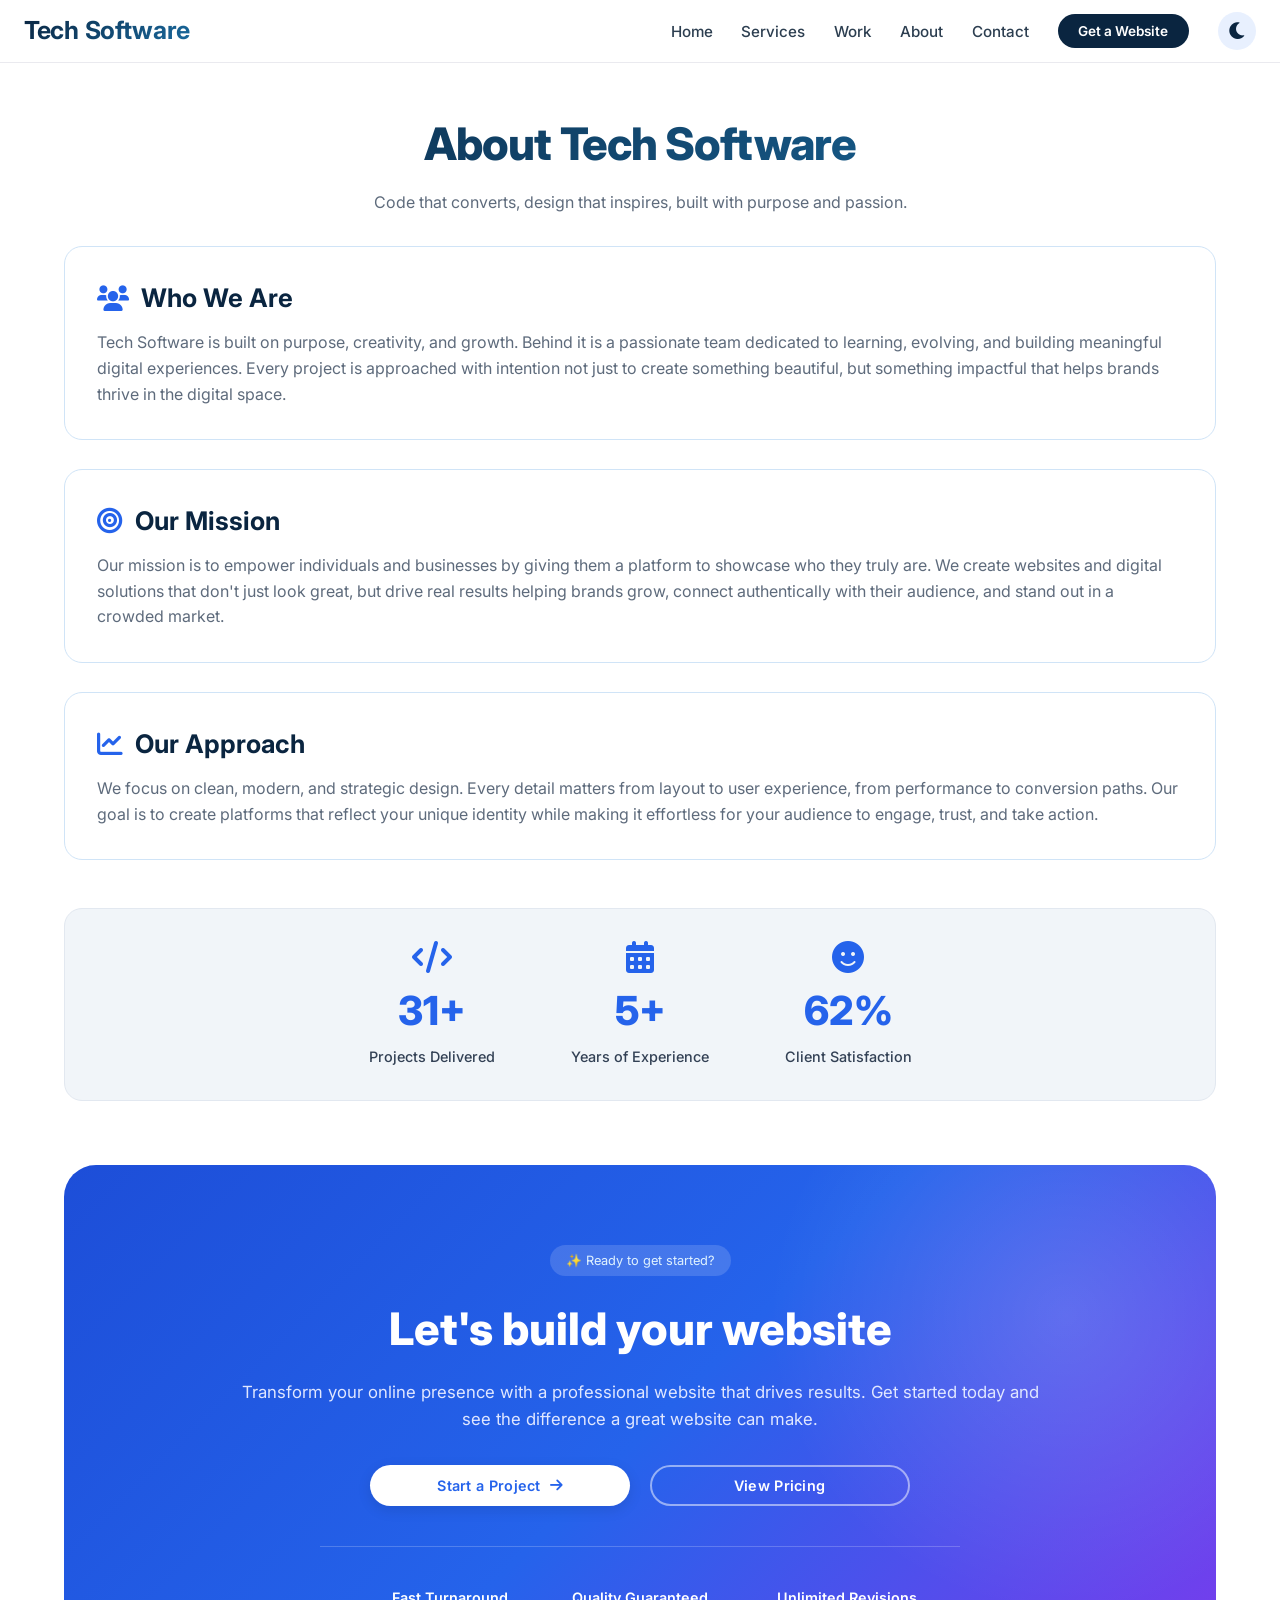
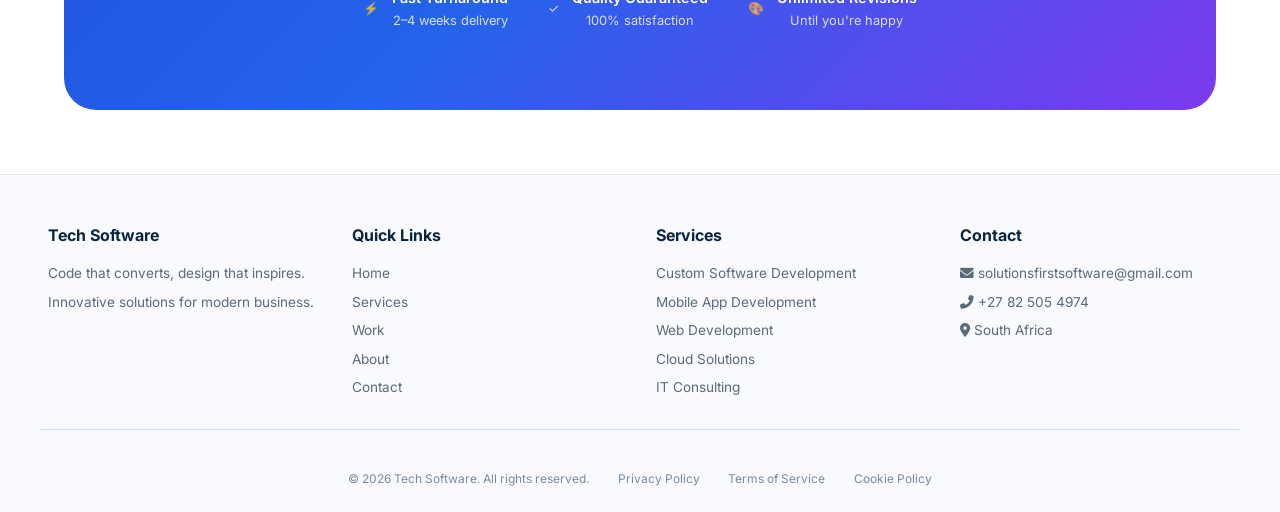
<file: aboutus.html>
<!DOCTYPE html>
<html lang="en">
<head>
    <meta charset="UTF-8">
    <meta name="viewport" content="width=device-width, initial-scale=1.0, viewport-fit=cover">
    <title>Tech Software | About Us – Our Story & Values</title>
    <!-- Google Fonts: Inter -->
    <link href="https://fonts.googleapis.com/css2?family=Inter:opsz,wght@14..32,300;400;500;600;700;800&display=swap" rel="stylesheet">
    <!-- Font Awesome 6 -->
    <link rel="stylesheet" href="https://cdnjs.cloudflare.com/ajax/libs/font-awesome/6.0.0-beta3/css/all.min.css">
    <meta name="color-scheme" content="light">
</head>
<body>

<nav class="navbar">
    <div class="nav-container">
        <div class="logo">Tech Software</div>
        <button class="hamburger" id="hamburgerBtn" aria-label="Menu">
            <i class="fas fa-bars"></i>
        </button>
        <ul class="nav-links" id="navLinks">
            <li><a href="index.html" class="nav-link">Home</a></li>
            <li><a href="services.html" class="nav-link">Services</a></li>
            <li><a href="work.html" class="nav-link">Work</a></li>
            <li><a href="aboutus.html" class="nav-link">About</a></li>
            <li><a href="contactus.html" class="nav-link">Contact</a></li>
            <li><a href="pricing.html" class="btn-nav">Get a Website</a></li>
            <li><button class="theme-toggle" id="darkModeToggle" aria-label="Dark mode"><i class="fas fa-moon"></i></button></li>
        </ul>
    </div>
    <div id="menuOverlay" class="menu-overlay"></div>
</nav>

<main>
    <div class="container">
        <!-- Hero -->
        <div class="hero">
            <h1>About Tech Software</h1>
            <p class="hero-sub">Code that converts, design that inspires, built with purpose and passion.</p>
        </div>

        <!-- About Cards - Stacked layout with icons -->
        <div class="about-stack">
            <div class="card">
                <h2><i class="fas fa-users"></i> Who We Are</h2>
                <p>Tech Software is built on purpose, creativity, and growth. Behind it is a passionate team dedicated to learning, evolving, and building meaningful digital experiences. Every project is approached with intention not just to create something beautiful, but something impactful that helps brands thrive in the digital space.</p>
            </div>
            <div class="card">
                <h2><i class="fas fa-bullseye"></i> Our Mission</h2>
                <p>Our mission is to empower individuals and businesses by giving them a platform to showcase who they truly are. We create websites and digital solutions that don't just look great, but drive real results  helping brands grow, connect authentically with their audience, and stand out in a crowded market.</p>
            </div>
            <div class="card">
                <h2><i class="fas fa-chart-line"></i> Our Approach</h2>
                <p>We focus on clean, modern, and strategic design. Every detail matters from layout to user experience, from performance to conversion paths. Our goal is to create platforms that reflect your unique identity while making it effortless for your audience to engage, trust, and take action.</p>
            </div>
        </div>

        <!-- Stats Section with Counters -->
        <div class="stats-about">
            <div class="stats-about-grid">
                <div class="stat-about-item">
                    <i class="fas fa-code"></i>
                    <h3><span class="counter" data-target="50" data-suffix="">0</span>+</h3>
                    <p>Projects Delivered</p>
                </div>
                <div class="stat-about-item">
                    <i class="fas fa-calendar-alt"></i>
                    <h3><span class="counter" data-target="5" data-suffix="">0</span>+</h3>
                    <p>Years of Experience</p>
                </div>
                <div class="stat-about-item">
                    <i class="fas fa-smile"></i>
                    <h3><span class="counter" data-target="95" data-suffix="%">0</span><span class="percent-sign">%</span></h3>
                    <p>Client Satisfaction</p>
                </div>
            </div>
        </div>

        <!-- CTA Section with THIN LONG OVAL BUTTONS -->
        <div class="cta-section">
            <div class="cta-container">
                <span class="cta-badge">✨ Ready to get started?</span>
                <h2>Let's build your website</h2>
                <p>Transform your online presence with a professional website that drives results. Get started today and see the difference a great website can make.</p>
                <div class="cta-buttons">
                    <a href="services.html" class="cta-btn-primary">Start a Project <i class="fas fa-arrow-right"></i></a>
                    <a href="pricing.html" class="cta-btn-outline">View Pricing</a>
                </div>
                <div class="cta-divider"></div>
                <div class="cta-features">
                    <div class="feature-item"><span>⚡</span><div><strong>Fast Turnaround</strong><br><span>2–4 weeks delivery</span></div></div>
                    <div class="feature-item"><span>✓</span><div><strong>Quality Guaranteed</strong><br><span>100% satisfaction</span></div></div>
                    <div class="feature-item"><span>🎨</span><div><strong>Unlimited Revisions</strong><br><span>Until you're happy</span></div></div>
                </div>
            </div>
        </div>
    </div>
</main>

<footer>
    <div class="footer-grid">
        <div class="footer-col">
            <h4>Tech Software</h4>
            <p>Code that converts, design that inspires.</p>
            <p>Innovative solutions for modern business.</p>
        </div>
        <div class="footer-col">
            <h4>Quick Links</h4>
            <ul>
                <li><a href="index.html">Home</a></li>
                <li><a href="services.html">Services</a></li>
                <li><a href="work.html">Work</a></li>
                <li><a href="aboutus.html">About</a></li>
                <li><a href="contactus.html">Contact</a></li>
            </ul>
        </div>
        <div class="footer-col">
            <h4>Services</h4>
            <ul>
                <li>Custom Software Development</li>
                <li>Mobile App Development</li>
                <li>Web Development</li>
                <li>Cloud Solutions</li>
                <li>IT Consulting</li>
            </ul>
        </div>
        <div class="footer-col">
            <h4>Contact</h4>
            <p><i class="fas fa-envelope"></i> solutionsfirstsoftware@gmail.com</p>
            <p><i class="fas fa-phone-alt"></i> +27 82 505 4974</p>
            <p><i class="fas fa-map-marker-alt"></i> South Africa</p>
        </div>
    </div>
    <hr>
    <div class="footer-bottom">
        <span>&copy; 2026 Tech Software. All rights reserved.</span>
        <span>Privacy Policy</span>
        <span>Terms of Service</span>
        <span>Cookie Policy</span>
    </div>
</footer>


<style>
        * {
            margin: 0;
            padding: 0;
            box-sizing: border-box;
        }

        body {
            font-family: 'Inter', sans-serif;
            background: #FFFFFF;
            color: #111111;
            line-height: 1.5;
            scroll-behavior: smooth;
            transition: background-color 0.25s ease, color 0.25s ease;
        }

        /* Prevent automatic browser dark mode */
        :root {
            color-scheme: light;
        }

        /* Enable browser dark mode only when selected */
        body.dark-mode {
            color-scheme: dark;
        }

        /* DARK MODE */
        body.dark-mode {
            background: #0A1525;
            color: #B2F0F0;
        }

        body.dark-mode .navbar {
            background: rgba(10, 21, 37, 0.96);
            border-bottom-color: #1A3A50;
        }
        body.dark-mode .logo {
            background: linear-gradient(135deg, #7DD3E8, #4FD1C5);
            -webkit-background-clip: text;
            background-clip: text;
            color: transparent;
        }
        body.dark-mode .nav-link {
            color: #B2F0F0;
        }
        body.dark-mode .nav-link:hover {
            color: #7DD3E8;
        }
        body.dark-mode .btn-nav {
            background: #1A3A50;
            color: #B2F0F0;
        }
        body.dark-mode .btn-nav:hover {
            background: #2A5A7A;
        }
        body.dark-mode .theme-toggle {
            background: #1A3A50;
            color: #B2F0F0;
        }
        body.dark-mode .hero h1 {
            background: linear-gradient(135deg, #7DD3E8, #4FD1C5);
            -webkit-background-clip: text;
            background-clip: text;
            color: transparent;
        }
        body.dark-mode .card {
            background: #1A2A40;
            border-color: #2A4A6A;
        }
        body.dark-mode .card h2 {
            color: #7DD3E8;
        }
        body.dark-mode .card p {
            color: #B2F0F0;
        }
        body.dark-mode .values h3 {
            color: #7DD3E8;
        }
        body.dark-mode .tag {
            background: rgba(79, 209, 197, 0.1);
            border-color: rgba(79, 209, 197, 0.3);
            color: #B2F0F0;
        }
        body.dark-mode .tag::before {
            color: #4FD1C5;
        }
        body.dark-mode .tag:hover {
            background: rgba(79, 209, 197, 0.2);
        }
        body.dark-mode .stats-about {
            background: #1A2A40;
            border-color: #2A4A6A;
        }
        body.dark-mode .stat-about-item h3 {
            color: #4FD1C5;
        }
        body.dark-mode .stat-about-item p {
            color: #B2F0F0;
        }
        body.dark-mode .stat-about-item i {
            color: #4FD1C5;
        }
        body.dark-mode .cta {
            background: #1A2A40;
            border-color: #2A4A6A;
        }
        body.dark-mode .cta h3 {
            color: #B2F0F0;
        }
        body.dark-mode .cta p {
            color: #B2F0F0;
        }
        body.dark-mode .btn {
            background: #1A6BA0;
            color: white;
        }
        body.dark-mode .btn:hover {
            background: #2A8AC0;
        }
        body.dark-mode footer {
            background: #0A1525;
            border-top-color: #1A3A50;
        }
        body.dark-mode .footer-col h4 {
            color: #7DD3E8;
        }
        body.dark-mode .footer-col li, body.dark-mode .footer-col p {
            color: #B2F0F0;
        }
        body.dark-mode .footer-col a {
            color: #B2F0F0;
        }
        body.dark-mode .footer-col a:hover {
            color: #4FD1C5;
        }
        body.dark-mode .footer-bottom {
            color: #B2F0F0;
        }
        body.dark-mode hr {
            background: #2A4A6A;
        }

        .container {
            max-width: 1200px;
            margin: 0 auto;
            padding: 0 24px;
        }

        /* ===== NAVBAR ===== */
        .navbar {
            position: sticky;
            top: 0;
            z-index: 1000;
            background: rgba(255, 255, 255, 0.96);
            backdrop-filter: blur(12px);
            border-bottom: 1px solid #EAEAEF;
            padding: 0.75rem 0;
            transition: background 0.25s ease;
        }
        .nav-container {
            max-width: 1400px;
            margin: 0 auto;
            padding: 0 24px;
            display: flex;
            align-items: center;
            justify-content: space-between;
            flex-wrap: wrap;
        }
        .logo {
            font-size: 1.55rem;
            font-weight: 700;
            letter-spacing: -0.3px;
            background: linear-gradient(135deg, #0A2540, #1A6BA0);
            -webkit-background-clip: text;
            background-clip: text;
            color: transparent;
            z-index: 1002;
        }
        .hamburger {
            display: none;
            background: none;
            border: none;
            font-size: 1.8rem;
            cursor: pointer;
            color: #0A2540;
            transition: 0.2s;
            z-index: 1002;
            padding: 0.3rem;
        }
        body.dark-mode .hamburger {
            color: #B2F0F0;
        }
        .nav-links {
            display: flex;
            gap: 1.8rem;
            list-style: none;
            align-items: center;
            margin: 0;
            transition: all 0.3s ease-in-out;
        }
        .nav-link {
            text-decoration: none;
            font-weight: 500;
            color: #2C3E50;
            transition: 0.2s;
            font-size: 0.95rem;
            white-space: nowrap;
        }
        .nav-link:hover { color: #1A6BA0; }
        .btn-nav {
            background: #0A2540;
            padding: 0.45rem 1.3rem;
            border-radius: 200px;
            font-weight: 600;
            border: none;
            color: white;
            cursor: pointer;
            transition: all 0.2s ease;
            font-size: 0.85rem;
            white-space: nowrap;
            display: inline-block;
            text-decoration: none;
        }
        .btn-nav:hover {
            transform: translateY(-2px);
            background: #1A6BA0;
        }
        .theme-toggle {
            background: #E8F0FE;
            border: none;
            font-size: 1.2rem;
            cursor: pointer;
            border-radius: 50%;
            width: 38px;
            height: 38px;
            display: flex;
            align-items: center;
            justify-content: center;
            transition: 0.2s;
            color: #0A2540;
        }
        .theme-toggle:hover {
            background: #D0E4F7;
        }

        @media (max-width: 840px) {
            .hamburger {
                display: block;
            }
            .nav-links {
                position: fixed;
                top: 0;
                left: -100%;
                width: 75%;
                max-width: 320px;
                height: 100vh;
                background: rgba(255, 255, 255, 0.98);
                backdrop-filter: blur(16px);
                flex-direction: column;
                justify-content: flex-start;
                padding: 5rem 1.8rem 2rem;
                gap: 1.5rem;
                align-items: flex-start;
                box-shadow: 4px 0 24px rgba(0,0,0,0.08);
                transition: left 0.3s cubic-bezier(0.2, 0.9, 0.4, 1.1);
                z-index: 1001;
                border-right: 1px solid rgba(0,0,0,0.05);
            }
            body.dark-mode .nav-links {
                background: rgba(10, 21, 37, 0.98);
                border-right-color: #1A3A50;
            }
            .nav-links.active {
                left: 0;
            }
            .nav-link {
                font-size: 1.1rem;
                white-space: normal;
                width: 100%;
                padding: 0.5rem 0;
            }
            .btn-nav {
                width: 100%;
                text-align: center;
                margin-top: 0.5rem;
            }
            .theme-toggle {
                margin-top: 0.5rem;
                align-self: flex-start;
            }
            .menu-overlay {
                position: fixed;
                top: 0;
                left: 0;
                width: 100%;
                height: 100%;
                background: rgba(0,0,0,0.3);
                backdrop-filter: blur(2px);
                z-index: 1000;
                opacity: 0;
                visibility: hidden;
                transition: 0.2s;
            }
            .menu-overlay.active {
                opacity: 1;
                visibility: visible;
            }
            body.menu-open {
                overflow: hidden;
            }
        }

        /* Hero Section */
        .hero {
            text-align: center;
            margin: 3rem 0 2rem;
        }
        .hero h1 {
            font-size: 2.8rem;
            font-weight: 800;
            background: linear-gradient(135deg, #0A2540, #1A6BA0);
            -webkit-background-clip: text;
            background-clip: text;
            color: transparent;
            margin-bottom: 0.75rem;
            letter-spacing: -0.02em;
        }
        .hero-sub {
            color: #5E6B7C;
            font-size: 1rem;
            max-width: 600px;
            margin: 0 auto;
        }

        /* About Cards - RECTANGLE */
        .about-stack {
            display: flex;
            flex-direction: column;
            gap: 1.8rem;
            margin-bottom: 3rem;
        }
        .card {
            background: #FFFFFF;
            border: 1px solid #D0E4F7;
            padding: 2rem;
            transition: all 0.25s ease;
            border-radius: 18px;
        }
        .card:hover {
            transform: translateY(-4px);
            border-color: #2563eb;
            box-shadow: 0 20px 30px -12px rgba(37, 99, 235, 0.12);
        }
        .card h2 {
            font-size: 1.6rem;
            margin-bottom: 0.8rem;
            color: #0A2540;
            font-weight: 700;
            display: flex;
            align-items: center;
            gap: 0.75rem;
        }
        .card h2 i {
            color: #2563eb;
            font-size: 1.6rem;
        }
        .card p {
            color: #5E6B7C;
            line-height: 1.6;
            font-size: 1rem;
        }

        /* Stats Section with Counters */
        .stats-about {
            background: #F1F5F9;
            padding: 2rem 1.5rem;
            margin: 2rem 0 2.5rem;
            text-align: center;
            border: 1px solid #E2E8F0;
            border-radius: 18px;
        }
        .stats-about-grid {
            display: flex;
            justify-content: center;
            gap: 3rem;
            flex-wrap: wrap;
        }
        .stat-about-item {
            text-align: center;
            min-width: 160px;
        }
        .stat-about-item i {
            font-size: 2rem;
            color: #2563eb;
            margin-bottom: 0.5rem;
            display: inline-block;
        }
        .stat-about-item h3 {
            font-size: 2.5rem;
            font-weight: 800;
            color: #2563eb;
            margin-bottom: 0.3rem;
        }
        .stat-about-item p {
            font-size: 0.9rem;
            font-weight: 500;
            color: #334155;
        }

        /* Values Section with Blue Bullet Points */
        .values {
            margin: 2rem 0 2.5rem;
            text-align: center;
        }
        .values h3 {
            font-size: 1.8rem;
            margin-bottom: 1.5rem;
            color: #0A2540;
            font-weight: 700;
            display: flex;
            align-items: center;
            justify-content: center;
            gap: 0.75rem;
        }
        .values h3 i {
            color: #2563eb;
        }
        .tags {
            display: flex;
            flex-wrap: wrap;
            justify-content: center;
            gap: 1rem;
        }
        .tag {
            background: #E8F0FE;
            border: 1px solid #D0E4F7;
            padding: 0.7rem 1.5rem;
            font-size: 0.9rem;
            font-weight: 600;
            transition: 0.2s;
            color: #0A2540;
            cursor: default;
            border-radius: 0px;
            position: relative;
            padding-left: 2rem;
        }
        .tag::before {
            content: "●";
            position: absolute;
            left: 0.8rem;
            top: 50%;
            transform: translateY(-50%);
            color: #2563eb;
            font-size: 0.7rem;
        }
        .tag:hover {
            background: #2563eb20;
            transform: translateY(-2px);
            border-color: #2563eb;
        }

        /* ===== CTA SECTION WITH THIN LONG OVAL BUTTONS ===== */
        .cta-section {
            background: linear-gradient(135deg, #1d4ed8, #2563eb, #7c3aed);
            padding: 5rem 2rem;
            margin: 4rem 0;
            border-radius: 32px;
            text-align: center;
            position: relative;
            overflow: hidden;
        }
        .cta-section::before {
            content: "";
            position: absolute;
            width: 600px;
            height: 600px;
            background: radial-gradient(circle, rgba(255,255,255,0.15), transparent 70%);
            top: -150px;
            right: -150px;
        }
        .cta-container {
            max-width: 800px;
            margin: auto;
            position: relative;
            z-index: 2;
        }
        .cta-badge {
            display: inline-block;
            background: rgba(255,255,255,0.15);
            padding: 0.4rem 1rem;
            border-radius: 999px;
            font-size: 0.8rem;
            color: #e0f2fe;
            margin-bottom: 1.2rem;
        }
        .cta-section h2 {
            font-size: 2.8rem;
            font-weight: 800;
            color: white;
            margin-bottom: 1rem;
        }
        .cta-section p {
            color: #e0e7ff;
            font-size: 1.05rem;
            line-height: 1.6;
            margin-bottom: 2rem;
        }
        .cta-buttons {
            display: flex;
            justify-content: center;
            gap: 1.2rem;
            flex-wrap: wrap;
        }

        /* ===== THIN LONG OVAL BUTTONS ===== */
        .cta-btn-primary {
            background: white;
            min-width: 260px;
            padding: 0.5rem 2.5rem;
            color: #2563eb;
            border-radius: 999px;
            font-weight: 600;
            text-decoration: none;
            display: inline-flex;
            align-items: center;
            text-align: center;
            justify-content: center;
            gap: 0.6rem;
            transition: 0.3s ease;
            border: none;
            font-size: 0.9rem;
            cursor: pointer;
            box-shadow: 0 4px 14px rgba(0,0,0,0.1);
            letter-spacing: 0.3px;
        }
        .cta-btn-primary:hover {
            transform: translateY(-3px);
            box-shadow: 0 12px 30px rgba(0,0,0,0.2);
        }

        .cta-btn-outline {
            background: transparent;
            color: white;
            padding: 0.5rem 2.5rem;
            border-radius: 999px;
            font-weight: 600;
            min-width: 260px;
            border: 2px solid rgba(255,255,255,0.5);
            text-decoration: none;
            display: inline-flex;
            align-items: center;
            justify-content: center;
            transition: 0.3s ease;
            font-size: 0.9rem;
            cursor: pointer;
            letter-spacing: 0.3px;
        }
        .cta-btn-outline:hover {
            background: rgba(255,255,255,0.1);
            transform: translateY(-3px);
        }

        /* Thin button style */
        .btn-thin {
            background: #2563eb;
            border: none;
            padding: 0.45rem 2.5rem;
            font-weight: 600;
            font-size: 0.9rem;
            cursor: pointer;
            color: white;
            transition: all 0.2s;
            display: inline-flex;
            align-items: center;
            gap: 0.6rem;
            border-radius: 999px;
            min-width: 220px;
            justify-content: center;
            letter-spacing: 0.3px;
        }
        .btn-thin:hover {
            transform: translateY(-2px);
            background: #1d4ed8;
            box-shadow: 0 6px 14px rgba(37, 99, 235, 0.3);
        }

        .cta-divider {
            height: 1px;
            background: rgba(255,255,255,0.2);
            margin: 2.5rem auto;
            width: 80%;
        }
        .cta-features {
            display: flex;
            justify-content: center;
            gap: 2.5rem;
            flex-wrap: wrap;
        }
        .feature-item {
            display: flex;
            align-items: center;
            gap: 0.8rem;
            color: white;
            font-size: 0.9rem;
        }
        .feature-item strong {
            font-weight: 600;
        }
        .feature-item span {
            font-size: 0.8rem;
            opacity: 0.8;
        }

        /* ===== FOOTER ===== */
        footer {
            background: #F8FAFE;
            border-top: 1px solid #E2E8F0;
            padding: 3rem 1.5rem 1.5rem;
            margin-top: 2rem;
        }
        .footer-grid {
            max-width: 1400px;
            margin: 0 auto;
            display: grid;
            grid-template-columns: repeat(auto-fit, minmax(200px, 1fr));
            gap: 2rem;
            padding: 0 24px;
        }
        .footer-col h4 {
            margin-bottom: 1rem;
            font-weight: 700;
            color: #0A2540;
            font-size: 1rem;
        }
        .footer-col ul {
            list-style: none;
        }
        .footer-col li, .footer-col p {
            margin-bottom: 0.5rem;
            font-size: 0.85rem;
            color: #5C6B7A;
        }
        .footer-col a {
            text-decoration: none;
            color: #5C6B7A;
            transition: 0.2s;
        }
        .footer-col a:hover {
            color: #2563eb;
        }
        hr {
            margin: 1.5rem auto;
            max-width: 1200px;
            border: 0;
            height: 1px;
            background: #D0E4F7;
        }
        .footer-bottom {
            text-align: center;
            padding-top: 1rem;
            font-size: 0.75rem;
            color: #7A8B9C;
            display: flex;
            justify-content: center;
            gap: 1.8rem;
            flex-wrap: wrap;
        }

        @media (max-width: 768px) {
            .container { padding: 0 20px; }
            .hero h1 { font-size: 2rem; }
            .card { padding: 1.5rem; }
            .card h2 { font-size: 1.3rem; }
            .values h3 { font-size: 1.5rem; }
            .cta-section { padding: 3rem 1.5rem; }
            .cta-section h2 { font-size: 2rem; }
            .cta-btn-primary, .cta-btn-outline {
                min-width: 100%;
                padding: 0.45rem 1.8rem;
                font-size: 0.85rem;
            }
            .btn-thin {
                min-width: 100%;
                padding: 0.4rem 1.8rem;
                font-size: 0.85rem;
            }
            .stats-about-grid {
                gap: 1.5rem;
                flex-direction: column;
                align-items: center;
            }
            .stat-about-item h3 {
                font-size: 2rem;
            }
        }
        @media (max-width: 480px) {
            .hero h1 { font-size: 1.8rem; }
            .tag { font-size: 0.8rem; padding: 0.5rem 1rem 0.5rem 1.8rem; }
            .tag::before { left: 0.6rem; }
            .cta-buttons {
                flex-direction: column;
                align-items: center;
            }
            .cta-btn-primary, .cta-btn-outline {
                min-width: 100%;
                width: 100%;
                justify-content: center;
                padding: 0.4rem 1.5rem;
                font-size: 0.8rem;
            }
            .btn-thin {
                min-width: 100%;
                width: 100%;
                justify-content: center;
                padding: 0.35rem 1.5rem;
                font-size: 0.8rem;
            }
        }
    </style>
<script>
    (function() {
        // ========== HAMBURGER MENU ==========
        const hamburgerBtn = document.getElementById('hamburgerBtn');
        const navLinks = document.getElementById('navLinks');
        const overlay = document.getElementById('menuOverlay');
        
        function closeMenu() {
            if (navLinks) navLinks.classList.remove('active');
            if (overlay) overlay.classList.remove('active');
            document.body.classList.remove('menu-open');
            if (hamburgerBtn) hamburgerBtn.innerHTML = '<i class="fas fa-bars"></i>';
        }
        
        function openMenu() {
            if (navLinks) navLinks.classList.add('active');
            if (overlay) overlay.classList.add('active');
            document.body.classList.add('menu-open');
            if (hamburgerBtn) hamburgerBtn.innerHTML = '<i class="fas fa-times"></i>';
        }
        
        if (hamburgerBtn) {
            hamburgerBtn.addEventListener('click', () => {
                if (navLinks && navLinks.classList.contains('active')) closeMenu();
                else openMenu();
            });
        }
        if (overlay) overlay.addEventListener('click', closeMenu);
        
        const allNavItems = document.querySelectorAll('.nav-link, .btn-nav');
        allNavItems.forEach(link => {
            link.addEventListener('click', closeMenu);
        });

        // ========== DARK MODE TOGGLE ==========
        const toggleDark = document.getElementById('darkModeToggle');
        const body = document.body;

        function setTheme(theme) {
            if (theme === 'dark') {
                body.classList.add('dark-mode');
                document.documentElement.style.colorScheme = 'dark';
                if (toggleDark) {
                    toggleDark.innerHTML = '<i class="fas fa-sun"></i>';
                }
                localStorage.setItem('techThemeFinal', 'dark');
            } else {
                body.classList.remove('dark-mode');
                document.documentElement.style.colorScheme = 'light';
                if (toggleDark) {
                    toggleDark.innerHTML = '<i class="fas fa-moon"></i>';
                }
                localStorage.setItem('techThemeFinal', 'light');
            }
        }

        const savedTheme = localStorage.getItem('techThemeFinal') || 'light';
        setTheme(savedTheme);

        if (toggleDark) {
            toggleDark.addEventListener('click', () => {
                if (body.classList.contains('dark-mode')) {
                    setTheme('light');
                } else {
                    setTheme('dark');
                }
            });
        }

        // ========== COUNTER ANIMATION ==========
        const counters = document.querySelectorAll('.counter');

        const animateCounter = (counter) => {
            const target = Number(counter.dataset.target);
            let current = 0;
            const duration = 1500;
            const step = Math.max(1, Math.ceil(target / (duration / 16)));

            const update = () => {
                current += step;
                if (current >= target) {
                    counter.textContent = target;
                    return;
                }
                counter.textContent = current;
                requestAnimationFrame(update);
            };
            update();
        };

        const observer = new IntersectionObserver((entries) => {
            entries.forEach(entry => {
                if (entry.isIntersecting) {
                    animateCounter(entry.target);
                    observer.unobserve(entry.target);
                }
            });
        }, { threshold: 0.3 });

        counters.forEach(counter => {
            observer.observe(counter);
        });

        // ========== CTA BUTTON ==========
        const consultBtn = document.getElementById('consultBtn');
        if (consultBtn) {
            consultBtn.addEventListener('click', () => {
                window.location.href = "contactus.html";
            });
        }
    })();
</script>
</body>
</html>
</file>
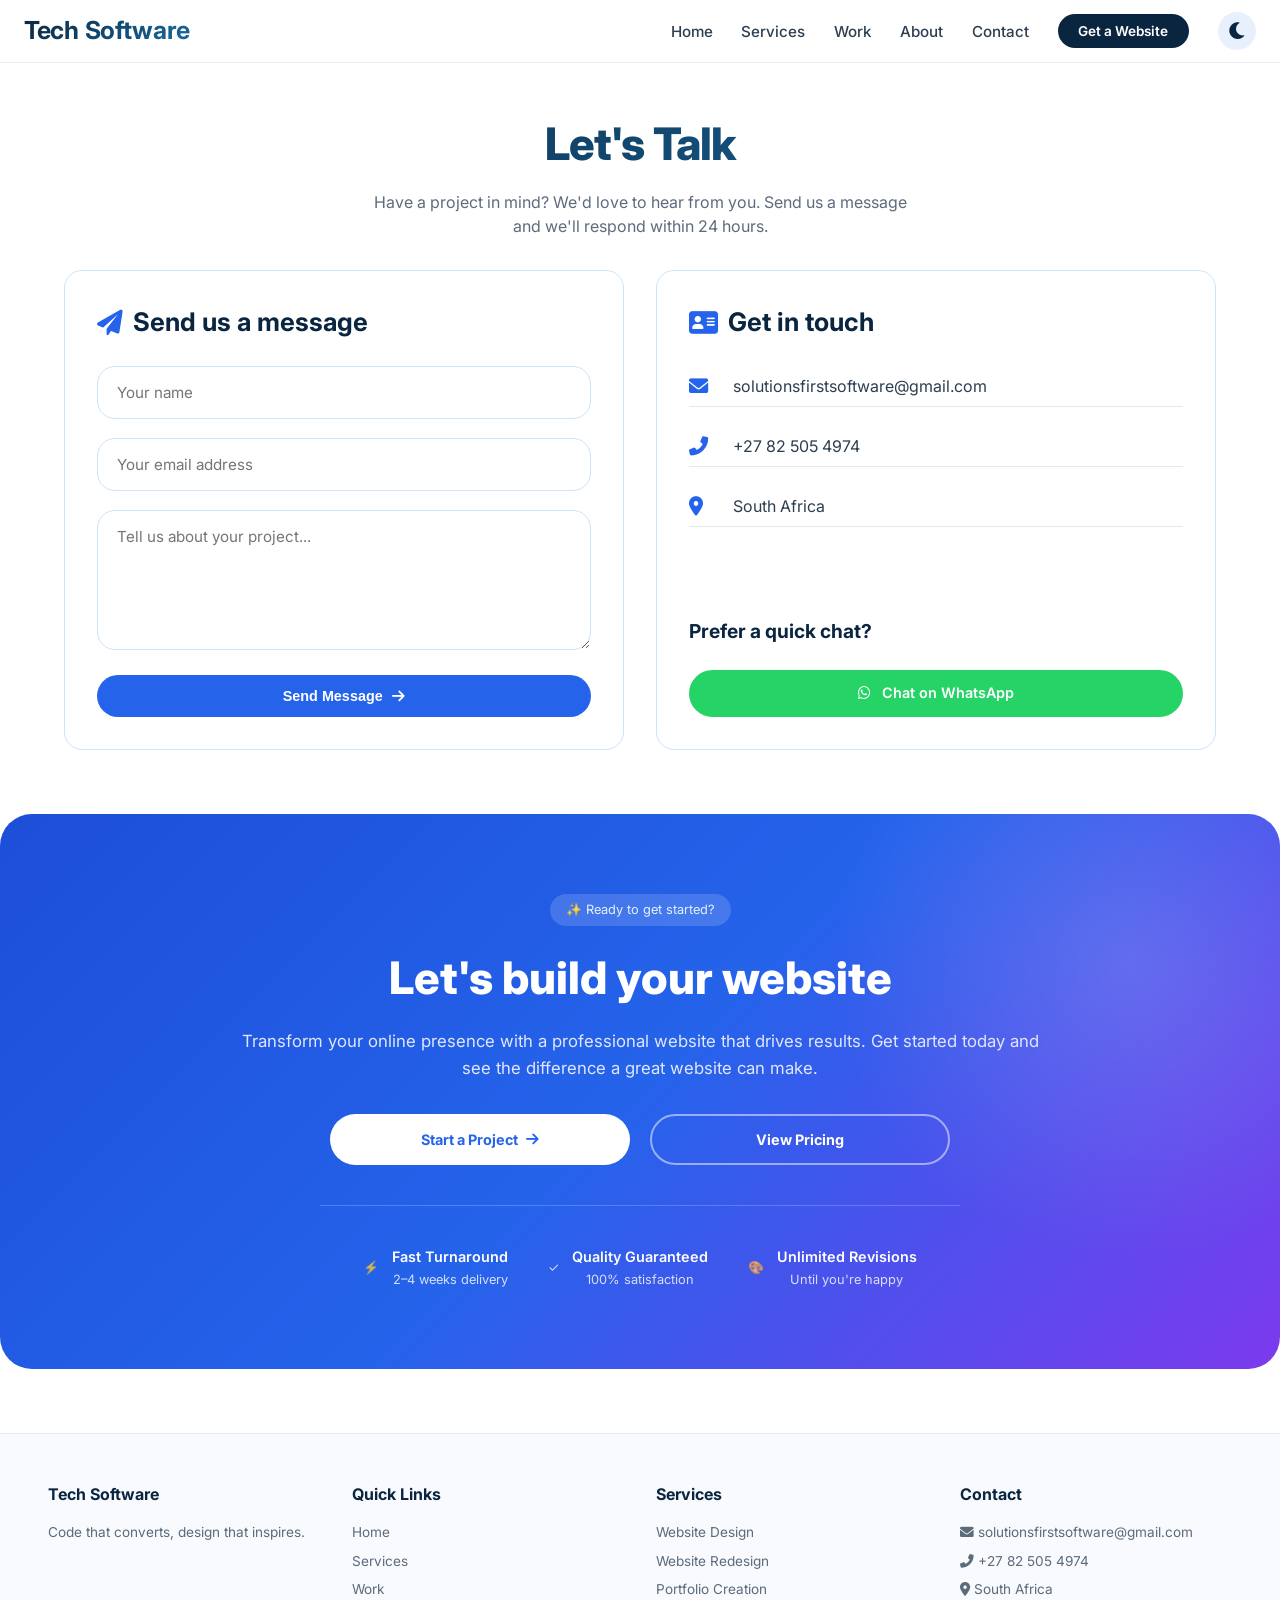
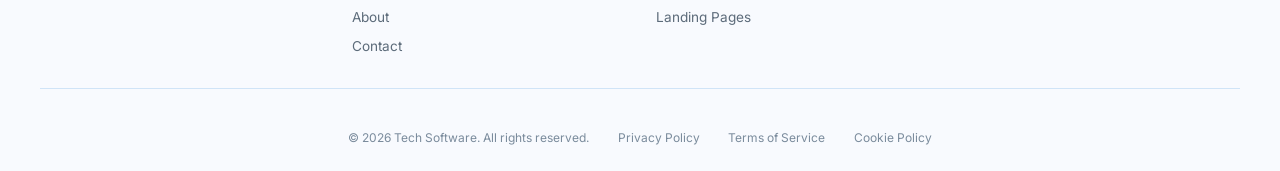
<file: contactus.html>
<!DOCTYPE html>
<html lang="en">
<head>
    <meta charset="UTF-8">
    <meta name="viewport" content="width=device-width, initial-scale=1.0, viewport-fit=cover">
    <title>Tech Software | Contact Us – Let's Talk</title>
    <!-- Google Fonts: Inter -->
    <link href="https://fonts.googleapis.com/css2?family=Inter:opsz,wght@14..32,300;400;500;600;700;800&display=swap" rel="stylesheet">
    <!-- Font Awesome 6 -->
    <link rel="stylesheet" href="https://cdnjs.cloudflare.com/ajax/libs/font-awesome/6.0.0-beta3/css/all.min.css">
    <meta name="color-scheme" content="light">
</head>
<body>

<nav class="navbar">
    <div class="nav-container">
        <div class="logo">Tech Software</div>
        <button class="hamburger" id="hamburgerBtn" aria-label="Menu">
            <i class="fas fa-bars"></i>
        </button>
        <ul class="nav-links" id="navLinks">
            <li><a href="index.html" class="nav-link">Home</a></li>
            <li><a href="services.html" class="nav-link">Services</a></li>
            <li><a href="work.html" class="nav-link">Work</a></li>
            <li><a href="aboutus.html" class="nav-link">About</a></li>
            <li><a href="contactus.html" class="nav-link">Contact</a></li>
            <li><a href="pricing.html" class="btn-nav">Get a Website</a></li>
            <li><button class="theme-toggle" id="darkModeToggle" aria-label="Dark mode"><i class="fas fa-moon"></i></button></li>
        </ul>
    </div>
    <div id="menuOverlay" class="menu-overlay"></div>
</nav>

<main>
    <div class="container">
        <!-- Hero -->
        <div class="hero">
            <h1>Let's Talk</h1>
            <p>Have a project in mind? We'd love to hear from you. Send us a message and we'll respond within 24 hours.</p>
        </div>

        <!-- Contact Grid - Two columns side by side, same level, rectangle containers -->
        <div class="contact-grid">
            <!-- Contact Form -->
            <div class="contact-card">
                <h2><i class="fas fa-paper-plane"></i> Send us a message</h2>
                <form id="contactForm" action="https://formspree.io/f/xgodkvvb" method="POST">
                    <div class="form-group">
                        <input type="text" name="name" id="name" placeholder="Your name" required>
                    </div>
                    <div class="form-group">
                        <input type="email" name="email" id="email" placeholder="Your email address" required>
                    </div>
                    <div class="form-group">
                        <textarea name="message" id="message" placeholder="Tell us about your project..." required></textarea>
                    </div>
                    <button type="submit" class="btn-submit">Send Message <i class="fas fa-arrow-right"></i></button>
                </form>
            </div>

            <!-- Contact Info -->
            <div class="info-card">
                <h2><i class="fas fa-address-card"></i> Get in touch</h2>
                <div class="info-items">
                    <div class="info-item">
                        <i class="fas fa-envelope"></i>
                        <span>solutionsfirstsoftware@gmail.com</span>
                    </div>
                    <div class="info-item">
                        <i class="fas fa-phone-alt"></i>
                        <span>+27 82 505 4974</span>
                    </div>
                    <div class="info-item">
                        <i class="fas fa-map-marker-alt"></i>
                        <span>South Africa</span>
                    </div>
                </div>
                <h2 style="font-size: 1.2rem; margin-top: 0.5rem; margin-bottom: 1rem;">Prefer a quick chat?</h2>
                <a href="https://wa.me/27825054974" class="whatsapp-btn" target="_blank">
                    <i class="fab fa-whatsapp"></i> Chat on WhatsApp
                </a>
            </div>
        </div>
    </div>
</main>

<!-- CTA Section -->
<div class="cta-section">
    <div class="cta-container">
        <span class="cta-badge">✨ Ready to get started?</span>
        <h2>Let's build your website</h2>
        <p>Transform your online presence with a professional website that drives results. Get started today and see the difference a great website can make.</p>
        <div class="cta-buttons">
            <a href="services.html" class="cta-btn-primary">Start a Project <i class="fas fa-arrow-right"></i></a>
            <a href="pricing.html" class="cta-btn-outline">View Pricing</a>
        </div>
        <div class="cta-divider"></div>
        <div class="cta-features">
            <div class="feature-item"><span>⚡</span><div><strong>Fast Turnaround</strong><br><span>2–4 weeks delivery</span></div></div>
            <div class="feature-item"><span>✓</span><div><strong>Quality Guaranteed</strong><br><span>100% satisfaction</span></div></div>
            <div class="feature-item"><span>🎨</span><div><strong>Unlimited Revisions</strong><br><span>Until you're happy</span></div></div>
        </div>
    </div>
</div>

<footer>
    <div class="footer-grid">
        <div class="footer-col">
            <h4>Tech Software</h4>
            <p>Code that converts, design that inspires.</p>
        </div>
        <div class="footer-col">
            <h4>Quick Links</h4>
            <ul>
                <li><a href="index.html">Home</a></li>
                <li><a href="services.html">Services</a></li>
                <li><a href="work.html">Work</a></li>
                <li><a href="aboutus.html">About</a></li>
                <li><a href="contactus.html">Contact</a></li>
            </ul>
        </div>
        <div class="footer-col">
            <h4>Services</h4>
            <ul>
                <li>Website Design</li>
                <li>Website Redesign</li>
                <li>Portfolio Creation</li>
                <li>Landing Pages</li>
            </ul>
        </div>
        <div class="footer-col">
            <h4>Contact</h4>
            <p><i class="fas fa-envelope"></i> solutionsfirstsoftware@gmail.com</p>
            <p><i class="fas fa-phone-alt"></i> +27 82 505 4974</p>
            <p><i class="fas fa-map-marker-alt"></i> South Africa</p>
        </div>
    </div>
    <hr>
    <div class="footer-bottom">
        <span>&copy; 2026 Tech Software. All rights reserved.</span>
        <span>Privacy Policy</span>
        <span>Terms of Service</span>
        <span>Cookie Policy</span>
    </div>
</footer>

<script>
    (function() {
        // ========== HAMBURGER MENU LOGIC ==========
        const hamburgerBtn = document.getElementById('hamburgerBtn');
        const navLinks = document.getElementById('navLinks');
        const overlay = document.getElementById('menuOverlay');
        
        function closeMenu() {
            if (navLinks) navLinks.classList.remove('active');
            if (overlay) overlay.classList.remove('active');
            document.body.classList.remove('menu-open');
            if (hamburgerBtn) hamburgerBtn.innerHTML = '<i class="fas fa-bars"></i>';
        }
        
        function openMenu() {
            if (navLinks) navLinks.classList.add('active');
            if (overlay) overlay.classList.add('active');
            document.body.classList.add('menu-open');
            if (hamburgerBtn) hamburgerBtn.innerHTML = '<i class="fas fa-times"></i>';
        }
        
        if (hamburgerBtn) {
            hamburgerBtn.addEventListener('click', () => {
                if (navLinks && navLinks.classList.contains('active')) closeMenu();
                else openMenu();
            });
        }
        if (overlay) overlay.addEventListener('click', closeMenu);
        
        const allNavItems = document.querySelectorAll('.nav-link, .btn-nav');
        allNavItems.forEach(link => {
            link.addEventListener('click', closeMenu);
        });

        // ========== DARK MODE TOGGLE (FIXED) ==========
        const toggleDark = document.getElementById('darkModeToggle');
        
        if (toggleDark) {
            // Load saved theme
            const savedTheme = localStorage.getItem('techThemeContact') || 'light';
            
            // Apply saved theme
            if (savedTheme === 'dark') {
                document.body.classList.add('dark-mode');
                document.documentElement.style.colorScheme = 'dark';
                toggleDark.innerHTML = '<i class="fas fa-sun"></i>';
            } else {
                document.body.classList.remove('dark-mode');
                document.documentElement.style.colorScheme = 'light';
                toggleDark.innerHTML = '<i class="fas fa-moon"></i>';
            }
            
            // Switch theme when button is clicked
            toggleDark.addEventListener('click', () => {
                document.body.classList.toggle('dark-mode');
                const isDark = document.body.classList.contains('dark-mode');
                document.documentElement.style.colorScheme = isDark ? 'dark' : 'light';
                toggleDark.innerHTML = isDark ? '<i class="fas fa-sun"></i>' : '<i class="fas fa-moon"></i>';
                localStorage.setItem('techThemeContact', isDark ? 'dark' : 'light');
            });
        }

        // ========== CONTACT FORM SUBMISSION ==========
        const contactForm = document.getElementById('contactForm');
        if (contactForm) {
            contactForm.addEventListener('submit', async (e) => {
                e.preventDefault();
                const form = e.target;
                const formData = new FormData(form);
                
                const submitBtn = form.querySelector('.btn-submit');
                const originalText = submitBtn.innerHTML;
                submitBtn.innerHTML = 'Sending... <i class="fas fa-spinner fa-pulse"></i>';
                submitBtn.disabled = true;
                
                try {
                    const response = await fetch(form.action, {
                        method: 'POST',
                        body: formData,
                        headers: { 'Accept': 'application/json' }
                    });
                    
                    if (response.ok) {
                        alert('✨ Thanks for reaching out! We\'ve received your message and will get back to you within 24 hours.');
                        form.reset();
                    } else {
                        alert('❌ Something went wrong. Please try again or email us directly at solutionsfirstsoftware@gmail.com');
                    }
                } catch (error) {
                    alert('❌ Network error. Please check your connection and try again.');
                } finally {
                    submitBtn.innerHTML = originalText;
                    submitBtn.disabled = false;
                }
            });
        }
    })();
</script>
<style>
        * {
            margin: 0;
            padding: 0;
            box-sizing: border-box;
        }

        body {
            font-family: 'Inter', sans-serif;
            background: #FFFFFF;
            color: #111111;
            line-height: 1.5;
            scroll-behavior: smooth;
            transition: background-color 0.25s ease, color 0.25s ease;
        }

        /* Prevent automatic browser dark mode interference */
        :root {
            color-scheme: light;
        }
        
        body.dark-mode {
            color-scheme: dark;
        }

        /* DARK MODE - complete styling */
        body.dark-mode {
            background: #0A1525;
            color: #B2F0F0;
        }

        body.dark-mode .navbar {
            background: rgba(10, 21, 37, 0.96);
            border-bottom-color: #1A3A50;
        }
        body.dark-mode .logo {
            background: linear-gradient(135deg, #7DD3E8, #4FD1C5);
            -webkit-background-clip: text;
            background-clip: text;
            color: transparent;
        }
        body.dark-mode .nav-link {
            color: #B2F0F0;
        }
        body.dark-mode .nav-link:hover {
            color: #7DD3E8;
        }
        body.dark-mode .btn-nav {
            background: #1A3A50;
            color: #B2F0F0;
        }
        body.dark-mode .btn-nav:hover {
            background: #2A5A7A;
        }
        body.dark-mode .theme-toggle {
            background: #1A3A50;
            color: #B2F0F0;
        }
        body.dark-mode .hero h1 {
            background: linear-gradient(135deg, #7DD3E8, #4FD1C5);
            -webkit-background-clip: text;
            background-clip: text;
            color: transparent;
        }
        body.dark-mode .hero p {
            color: #B2F0F0;
        }
        body.dark-mode .contact-card,
        body.dark-mode .info-card {
            background: #1A2A40;
            border-color: #2A4A6A;
        }
        body.dark-mode .contact-card h2,
        body.dark-mode .info-card h2 {
            color: #7DD3E8;
        }
        body.dark-mode .form-group input,
        body.dark-mode .form-group textarea {
            background: #0A1525;
            border-color: #2A4A6A;
            color: #B2F0F0;
        }
        body.dark-mode .form-group input:focus,
        body.dark-mode .form-group textarea:focus {
            border-color: #4FD1C5;
            outline: none;
        }
        body.dark-mode .form-group input::placeholder,
        body.dark-mode .form-group textarea::placeholder {
            color: #5A7A9A;
        }
        body.dark-mode .btn-submit {
            background: #1A6BA0;
            color: white;
        }
        body.dark-mode .btn-submit:hover {
            background: #2A8AC0;
        }
        body.dark-mode .info-item {
            color: #B2F0F0;
        }
        body.dark-mode .info-item i {
            color: #4FD1C5;
        }
        body.dark-mode .whatsapp-btn {
            background: #075E54;
            color: white;
        }
        body.dark-mode .whatsapp-btn:hover {
            background: #128C7E;
        }
        
        /* DARK MODE CTA SECTION - FIXED */
        body.dark-mode .cta-section {
            background: linear-gradient(135deg, #0F2A3A, #1A3A50, #2A4A6A);
        }
        body.dark-mode .cta-section h2 {
            color: #7DD3E8 !important;
        }
        body.dark-mode .cta-section p {
            color: #CBD5E1 !important;
        }
        body.dark-mode .cta-badge {
            background: rgba(125, 211, 232, 0.2);
            color: #7DD3E8;
        }
        body.dark-mode .cta-btn-primary {
            background: #1A6BA0;
            color: white;
        }
        body.dark-mode .cta-btn-primary:hover {
            background: #2A8AC0;
        }
        body.dark-mode .cta-btn-outline {
            border-color: #4FD1C5;
            color: #4FD1C5;
        }
        body.dark-mode .cta-btn-outline:hover {
            background: rgba(79, 209, 197, 0.1);
        }
        body.dark-mode .feature-item {
            color: #CBD5E1;
        }
        body.dark-mode .cta-divider {
            background: rgba(125, 211, 232, 0.3);
        }
        
        body.dark-mode footer {
            background: #0A1525;
            border-top-color: #1A3A50;
        }
        body.dark-mode .footer-col h4 {
            color: #7DD3E8;
        }
        body.dark-mode .footer-col li, body.dark-mode .footer-col p {
            color: #B2F0F0;
        }
        body.dark-mode .footer-col a {
            color: #B2F0F0;
        }
        body.dark-mode .footer-col a:hover {
            color: #4FD1C5;
        }
        body.dark-mode .footer-bottom {
            color: #B2F0F0;
        }
        body.dark-mode hr {
            background: #2A4A6A;
        }

        .container {
            max-width: 1200px;
            margin: 0 auto;
            padding: 0 24px;
        }

        /* ===== NAVBAR ===== */
        .navbar {
            position: sticky;
            top: 0;
            z-index: 1000;
            background: rgba(255, 255, 255, 0.96);
            backdrop-filter: blur(12px);
            border-bottom: 1px solid #EAEAEF;
            padding: 0.75rem 0;
            transition: background 0.25s ease;
        }
        .nav-container {
            max-width: 1400px;
            margin: 0 auto;
            padding: 0 24px;
            display: flex;
            align-items: center;
            justify-content: space-between;
            flex-wrap: wrap;
        }
        .logo {
            font-size: 1.55rem;
            font-weight: 700;
            letter-spacing: -0.3px;
            background: linear-gradient(135deg, #0A2540, #1A6BA0);
            -webkit-background-clip: text;
            background-clip: text;
            color: transparent;
            z-index: 1002;
        }
        .hamburger {
            display: none;
            background: none;
            border: none;
            font-size: 1.8rem;
            cursor: pointer;
            color: #0A2540;
            transition: 0.2s;
            z-index: 1002;
            padding: 0.3rem;
        }
        body.dark-mode .hamburger {
            color: #B2F0F0;
        }
        .nav-links {
            display: flex;
            gap: 1.8rem;
            list-style: none;
            align-items: center;
            margin: 0;
            transition: all 0.3s ease-in-out;
        }
        .nav-link {
            text-decoration: none;
            font-weight: 500;
            color: #2C3E50;
            transition: 0.2s;
            font-size: 0.95rem;
            white-space: nowrap;
        }
        .nav-link:hover { color: #1A6BA0; }
        .btn-nav {
            background: #0A2540;
            padding: 0.45rem 1.3rem;
            border-radius: 200px;
            font-weight: 600;
            border: none;
            color: white;
            cursor: pointer;
            transition: all 0.2s ease;
            font-size: 0.85rem;
            white-space: nowrap;
            display: inline-block;
            text-decoration: none;
        }
        .btn-nav:hover {
            transform: translateY(-2px);
            background: #1A6BA0;
        }
        .theme-toggle {
            background: #E8F0FE;
            border: none;
            font-size: 1.2rem;
            cursor: pointer;
            border-radius: 50%;
            width: 38px;
            height: 38px;
            display: flex;
            align-items: center;
            justify-content: center;
            transition: 0.2s;
            color: #0A2540;
        }
        .theme-toggle:hover {
            background: #D0E4F7;
        }

        @media (max-width: 840px) {
            .hamburger {
                display: block;
            }
            .nav-links {
                position: fixed;
                top: 0;
                left: -100%;
                width: 75%;
                max-width: 320px;
                height: 100vh;
                background: rgba(255, 255, 255, 0.98);
                backdrop-filter: blur(16px);
                flex-direction: column;
                justify-content: flex-start;
                padding: 5rem 1.8rem 2rem;
                gap: 1.5rem;
                align-items: flex-start;
                box-shadow: 4px 0 24px rgba(0,0,0,0.08);
                transition: left 0.3s cubic-bezier(0.2, 0.9, 0.4, 1.1);
                z-index: 1001;
                border-right: 1px solid rgba(0,0,0,0.05);
            }
            body.dark-mode .nav-links {
                background: rgba(10, 21, 37, 0.98);
                border-right-color: #1A3A50;
            }
            .nav-links.active {
                left: 0;
            }
            .nav-link {
                font-size: 1.1rem;
                white-space: normal;
                width: 100%;
                padding: 0.5rem 0;
            }
            .btn-nav {
                width: 100%;
                text-align: center;
                margin-top: 0.5rem;
            }
            .theme-toggle {
                margin-top: 0.5rem;
                align-self: flex-start;
            }
            .menu-overlay {
                position: fixed;
                top: 0;
                left: 0;
                width: 100%;
                height: 100%;
                background: rgba(0,0,0,0.3);
                backdrop-filter: blur(2px);
                z-index: 1000;
                opacity: 0;
                visibility: hidden;
                transition: 0.2s;
            }
            .menu-overlay.active {
                opacity: 1;
                visibility: visible;
            }
            body.menu-open {
                overflow: hidden;
            }
        }

        /* Hero Section */
        .hero {
            text-align: center;
            margin: 3rem 0 2rem;
        }
        .hero h1 {
            font-size: 2.8rem;
            font-weight: 800;
            background: linear-gradient(135deg, #0A2540, #1A6BA0);
            -webkit-background-clip: text;
            background-clip: text;
            color: transparent;
            margin-bottom: 0.75rem;
            letter-spacing: -0.02em;
        }
        .hero p {
            font-size: 1rem;
            color: #5E6B7C;
            max-width: 550px;
            margin: 0 auto;
        }

        /* Contact Grid */
        .contact-grid {
            display: grid;
            grid-template-columns: 1fr 1fr;
            gap: 2rem;
            margin: 2rem 0 3rem;
            align-items: stretch;
        }

        .contact-card {
            background: #FFFFFF;
            border: 1px solid #D0E4F7;
            padding: 2rem;
            transition: all 0.25s ease;
            border-radius: 18px;
            display: flex;
            flex-direction: column;
            height: 100%;
        }
        .contact-card:hover {
            transform: translateY(-4px);
            border-color: #2563eb;
            box-shadow: 0 20px 30px -12px rgba(37, 99, 235, 0.12);
        }
        .contact-card h2 {
            font-size: 1.6rem;
            margin-bottom: 1.5rem;
            color: #0A2540;
            font-weight: 700;
            display: flex;
            align-items: center;
            gap: 0.6rem;
        }
        .contact-card h2 i {
            color: #2563eb;
        }
        .contact-card form {
            flex: 1;
            display: flex;
            flex-direction: column;
        }

        .form-group {
            margin-bottom: 1.2rem;
        }
        .form-group input,
        .form-group textarea {
            width: 100%;
            padding: 1rem 1.2rem;
            border: 1px solid #D0E4F7;
            font-family: 'Inter', sans-serif;
            font-size: 0.95rem;
            transition: all 0.2s;
            background: #FFFFFF;
            color: #111111;
            border-radius: 18px;
        }
        .form-group input:focus,
        .form-group textarea:focus {
            outline: none;
            border-color: #2563eb;
            box-shadow: 0 0 0 3px rgba(37, 99, 235, 0.1);
        }
        .form-group textarea {
            min-height: 140px;
            resize: vertical;
        }
        
        .btn-submit {
            background: #2563eb;
            color: white;
            border: none;
            padding: 0.8rem 1.8rem;
            font-weight: 600;
            font-size: 0.9rem;
            cursor: pointer;
            transition: all 0.2s;
            display: inline-flex;
            align-items: center;
            gap: 0.6rem;
            width: 100%;
            justify-content: center;
            border-radius: 50px;
            margin-top: auto;
        }
        .btn-submit:hover {
            background: #1d4ed8;
            transform: translateY(-2px);
            box-shadow: 0 6px 14px rgba(37, 99, 235, 0.25);
        }

        .info-card {
            background: #FFFFFF;
            border: 1px solid #D0E4F7;
            padding: 2rem;
            transition: all 0.25s ease;
            border-radius: 18px;
            display: flex;
            flex-direction: column;
            height: 100%;
        }
        .info-card:hover {
            transform: translateY(-4px);
            border-color: #2563eb;
            box-shadow: 0 20px 30px -12px rgba(37, 99, 235, 0.12);
        }
        .info-card h2 {
            font-size: 1.6rem;
            margin-bottom: 1.5rem;
            color: #0A2540;
            font-weight: 700;
            display: flex;
            align-items: center;
            gap: 0.6rem;
        }
        .info-card h2 i {
            color: #2563eb;
        }
        .info-items {
            display: flex;
            flex-direction: column;
            gap: 1.2rem;
            margin-bottom: 1.8rem;
            flex: 1;
        }
        .info-item {
            display: flex;
            align-items: center;
            gap: 1rem;
            font-size: 1rem;
            color: #2C3E50;
            padding: 0.5rem 0;
            border-bottom: 1px solid #E2E8F0;
        }
        .info-item i {
            width: 28px;
            font-size: 1.2rem;
            color: #2563eb;
        }
        .info-item span {
            word-break: break-word;
        }
        
        .whatsapp-btn {
            display: inline-flex;
            align-items: center;
            justify-content: center;
            gap: 0.7rem;
            background: #25D366;
            color: white;
            text-decoration: none;
            padding: 0.8rem 1.5rem;
            font-weight: 600;
            font-size: 0.9rem;
            transition: all 0.2s;
            width: 100%;
            margin-top: 0.5rem;
            border-radius: 50px;
        }
        .whatsapp-btn:hover {
            background: #128C7E;
            transform: translateY(-2px);
            box-shadow: 0 6px 14px rgba(37, 211, 102, 0.3);
        }

        /* CTA SECTION - LIGHT MODE */
        .cta-section {
            background: linear-gradient(135deg, #1d4ed8, #2563eb, #7c3aed);
            padding: 5rem 2rem;
            margin: 4rem 0;
            border-radius: 32px;
            text-align: center;
            position: relative;
            overflow: hidden;
        }
        .cta-section::before {
            content: "";
            position: absolute;
            width: 600px;
            height: 600px;
            background: radial-gradient(circle, rgba(255,255,255,0.15), transparent 70%);
            top: -150px;
            right: -150px;
        }
        .cta-container {
            max-width: 800px;
            margin: auto;
            position: relative;
            z-index: 2;
        }
        .cta-badge {
            display: inline-block;
            background: rgba(255,255,255,0.15);
            padding: 0.4rem 1rem;
            border-radius: 999px;
            font-size: 0.8rem;
            color: #e0f2fe;
            margin-bottom: 1.2rem;
        }
        .cta-section h2 {
            font-size: 2.8rem;
            font-weight: 800;
            color: white;
            margin-bottom: 1rem;
        }
        .cta-section p {
            color: #e0e7ff;
            font-size: 1.05rem;
            line-height: 1.6;
            margin-bottom: 2rem;
        }
        .cta-buttons {
            display: flex;
            justify-content: center;
            gap: 1.2rem;
            flex-wrap: wrap;
        }
        .cta-btn-primary {
            background: white;
            color: #2563eb;
            padding: 0.8rem 2.2rem;
            border-radius: 50px;
            font-weight: 700;
            font-size: 0.9rem;
            min-width: 220px;
            justify-content: center;
            text-align: center;
            text-decoration: none;
            display: inline-flex;
            align-items: center;
            gap: 0.5rem;
            transition: 0.3s ease;
            border: none;
            cursor: pointer;
        }
        .cta-btn-primary:hover {
            transform: translateY(-3px);
            box-shadow: 0 12px 25px rgba(0,0,0,0.2);
        }
        .cta-btn-outline {
            background: transparent;
            min-width: 220px;
            color: white;
            padding: 0.8rem 2.2rem;
            border-radius: 50px;
            font-size: 0.9rem;
            justify-content: center;
            text-align: center;
            font-weight: 700;
            border: 2px solid rgba(255,255,255,0.5);
            text-decoration: none;
            transition: 0.3s ease;
            cursor: pointer;
        }
        .cta-buttons a {
            flex: 1;
            max-width: 300px;
        }
        .cta-btn-outline:hover {
            background: rgba(255,255,255,0.1);
        }
        .cta-divider {
            height: 1px;
            background: rgba(255,255,255,0.2);
            margin: 2.5rem auto;
            width: 80%;
        }
        .cta-features {
            display: flex;
            justify-content: center;
            gap: 2.5rem;
            flex-wrap: wrap;
        }
        .feature-item {
            display: flex;
            align-items: center;
            gap: 0.8rem;
            color: white;
            font-size: 0.9rem;
        }
        .feature-item strong {
            font-weight: 600;
        }
        .feature-item span {
            font-size: 0.8rem;
            opacity: 0.8;
        }

        /* FOOTER */
        footer {
            background: #F8FAFE;
            border-top: 1px solid #E2E8F0;
            padding: 3rem 1.5rem 1.5rem;
            margin-top: 2rem;
        }
        .footer-grid {
            max-width: 1400px;
            margin: 0 auto;
            display: grid;
            grid-template-columns: repeat(auto-fit, minmax(200px, 1fr));
            gap: 2rem;
            padding: 0 24px;
        }
        .footer-col h4 {
            margin-bottom: 1rem;
            font-weight: 700;
            color: #0A2540;
            font-size: 1rem;
        }
        .footer-col ul {
            list-style: none;
        }
        .footer-col li, .footer-col p {
            margin-bottom: 0.5rem;
            font-size: 0.85rem;
            color: #5C6B7A;
        }
        .footer-col a {
            text-decoration: none;
            color: #5C6B7A;
            transition: 0.2s;
        }
        .footer-col a:hover {
            color: #2563eb;
        }
        hr {
            margin: 1.5rem auto;
            max-width: 1200px;
            border: 0;
            height: 1px;
            background: #D0E4F7;
        }
        .footer-bottom {
            text-align: center;
            padding-top: 1rem;
            font-size: 0.75rem;
            color: #7A8B9C;
            display: flex;
            justify-content: center;
            gap: 1.8rem;
            flex-wrap: wrap;
        }

        @media (max-width: 768px) {
            .contact-grid {
                grid-template-columns: 1fr;
                gap: 1.5rem;
            }
            .hero h1 {
                font-size: 2rem;
            }
            .contact-card, .info-card {
                padding: 1.5rem;
            }
            .contact-card h2, .info-card h2 {
                font-size: 1.3rem;
            }
            .cta-btn-primary, .cta-btn-outline {
                min-width: 180px;
                padding: 0.7rem 1.5rem;
                font-size: 0.85rem;
            }
            .cta-section h2 {
                font-size: 2rem;
            }
        }
        @media (max-width: 480px) {
            .container {
                padding: 0 18px;
            }
            .hero h1 {
                font-size: 1.8rem;
            }
            .btn-submit, .whatsapp-btn {
                padding: 0.7rem 1.2rem;
                font-size: 0.85rem;
            }
            .cta-btn-primary, .cta-btn-outline {
                min-width: 100%;
                padding: 0.7rem 1.2rem;
                font-size: 0.85rem;
            }
            .cta-section h2 {
                font-size: 1.6rem;
            }
            .cta-buttons {
                flex-direction: column;
                align-items: center;
            }
            .cta-buttons a {
                max-width: 100%;
                width: 100%;
            }
        }
    </style>
</body>
</html>
</file>
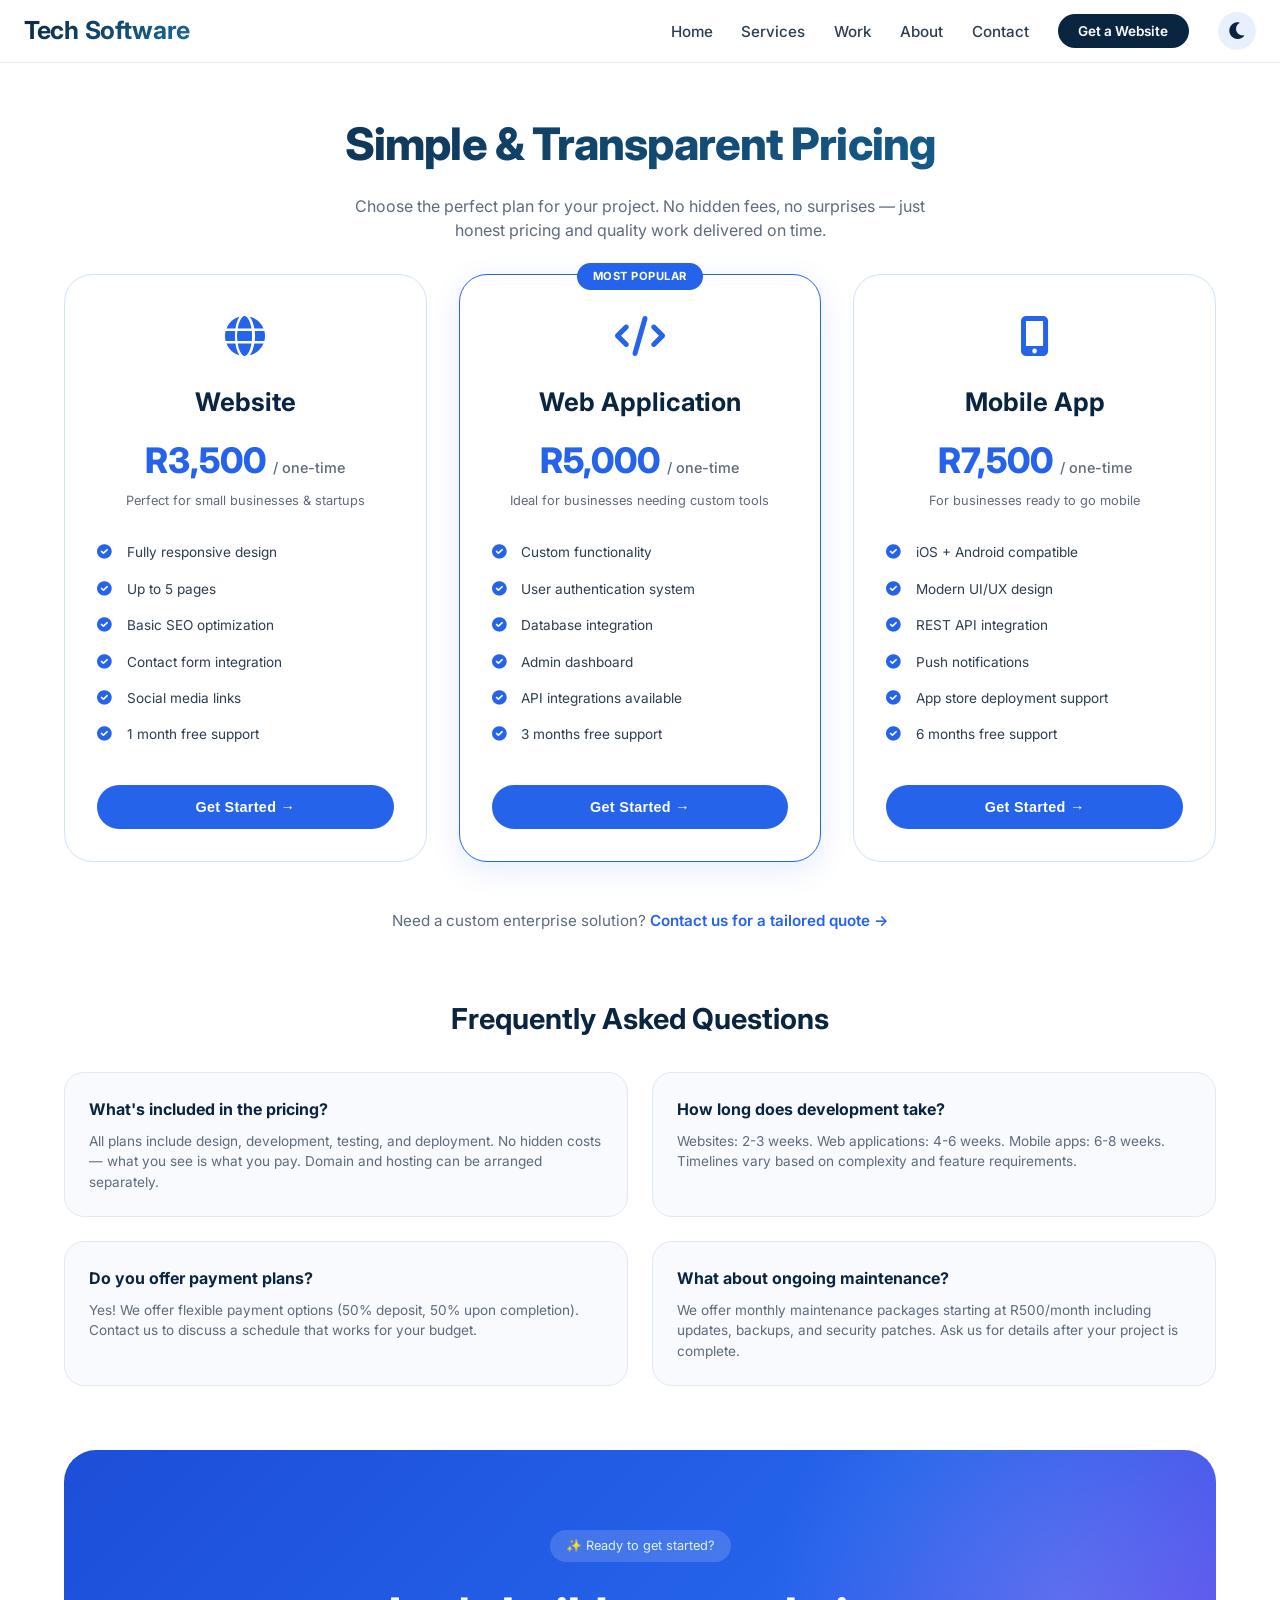
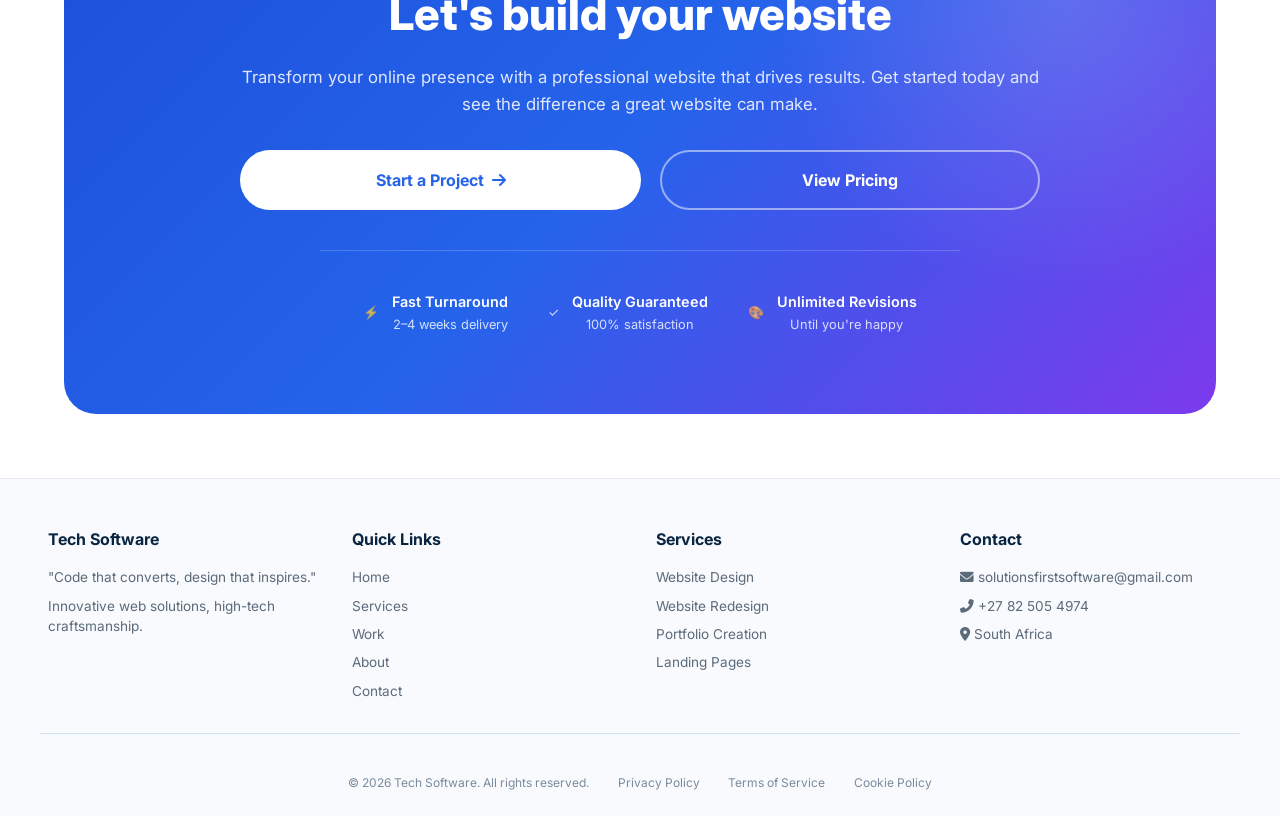
<file: pricing.html>
<!DOCTYPE html>
<html lang="en">
<head>
    <meta charset="UTF-8">
    <meta name="viewport" content="width=device-width, initial-scale=1.0, viewport-fit=cover">
    <title>Tech Software | Pricing – Simple & Transparent Plans</title>
    <!-- Google Fonts: Inter -->
    <link href="https://fonts.googleapis.com/css2?family=Inter:opsz,wght@14..32,300;400;500;600;700;800&display=swap" rel="stylesheet">
    <!-- Font Awesome 6 -->
    <link rel="stylesheet" href="https://cdnjs.cloudflare.com/ajax/libs/font-awesome/6.0.0-beta3/css/all.min.css">
    <meta name="color-scheme" content="light">
</head>
<body>

<nav class="navbar">
    <div class="nav-container">
        <div class="logo">Tech Software</div>
        <button class="hamburger" id="hamburgerBtn" aria-label="Menu">
            <i class="fas fa-bars"></i>
        </button>
        <ul class="nav-links" id="navLinks">
            <li><a href="index.html" class="nav-link">Home</a></li>
            <li><a href="services.html" class="nav-link">Services</a></li>
            <li><a href="work.html" class="nav-link">Work</a></li>
            <li><a href="aboutus.html" class="nav-link">About</a></li>
            <li><a href="contactus.html" class="nav-link">Contact</a></li>
            <li><a href="pricing.html" class="btn-nav">Get a Website</a></li>
            <li><button class="theme-toggle" id="darkModeToggle" aria-label="Dark mode"><i class="fas fa-moon"></i></button></li>
        </ul>
    </div>
    <div id="menuOverlay" class="menu-overlay"></div>
</nav>

<main>
    <div class="container">
        <!-- Hero Section -->
        <div class="hero-section">
            <h1>Simple & Transparent Pricing</h1>
            <p>Choose the perfect plan for your project. No hidden fees, no surprises — just honest pricing and quality work delivered on time.</p>
        </div>

        <!-- Pricing Cards -->
        <div class="pricing-grid">
            <!-- Website Plan -->
            <div class="pricing-card">
                <div class="card-icon"><i class="fas fa-globe"></i></div>
                <h2>Website</h2>
                <div class="price">R3,500 <span>/ one-time</span></div>
                <div class="price-note">Perfect for small businesses & startups</div>
                <ul class="feature-list">
                    <li><i class="fas fa-check-circle"></i> Fully responsive design</li>
                    <li><i class="fas fa-check-circle"></i> Up to 5 pages</li>
                    <li><i class="fas fa-check-circle"></i> Basic SEO optimization</li>
                    <li><i class="fas fa-check-circle"></i> Contact form integration</li>
                    <li><i class="fas fa-check-circle"></i> Social media links</li>
                    <li><i class="fas fa-check-circle"></i> 1 month free support</li>
                </ul>
                <button class="btn-card btn-get-started" data-plan="Website">Get Started →</button>
            </div>

            <!-- Web Application Plan (Featured) -->
            <div class="pricing-card featured">
                <div class="badge-popular">MOST POPULAR</div>
                <div class="card-icon"><i class="fas fa-code"></i></div>
                <h2>Web Application</h2>
                <div class="price">R5,000 <span>/ one-time</span></div>
                <div class="price-note">Ideal for businesses needing custom tools</div>
                <ul class="feature-list">
                    <li><i class="fas fa-check-circle"></i> Custom functionality</li>
                    <li><i class="fas fa-check-circle"></i> User authentication system</li>
                    <li><i class="fas fa-check-circle"></i> Database integration</li>
                    <li><i class="fas fa-check-circle"></i> Admin dashboard</li>
                    <li><i class="fas fa-check-circle"></i> API integrations available</li>
                    <li><i class="fas fa-check-circle"></i> 3 months free support</li>
                </ul>
                <button class="btn-card btn-get-started" data-plan="Web Application">Get Started →</button>
            </div>

            <!-- Mobile App Plan -->
            <div class="pricing-card">
                <div class="card-icon"><i class="fas fa-mobile-alt"></i></div>
                <h2>Mobile App</h2>
                <div class="price">R7,500 <span>/ one-time</span></div>
                <div class="price-note">For businesses ready to go mobile</div>
                <ul class="feature-list">
                    <li><i class="fas fa-check-circle"></i> iOS + Android compatible</li>
                    <li><i class="fas fa-check-circle"></i> Modern UI/UX design</li>
                    <li><i class="fas fa-check-circle"></i> REST API integration</li>
                    <li><i class="fas fa-check-circle"></i> Push notifications</li>
                    <li><i class="fas fa-check-circle"></i> App store deployment support</li>
                    <li><i class="fas fa-check-circle"></i> 6 months free support</li>
                </ul>
                
                <button class="btn-card btn-get-started" data-plan="Mobile App">Get Started →</button>
            </div>
        </div>

        <!-- Enterprise Inquiry -->
        <div class="enterprise-link">
            <p>Need a custom enterprise solution? <a href="contactus.html" id="enterpriseLink">Contact us for a tailored quote →</a></p>
        </div>

        <!-- FAQ Section -->
        <div class="faq-section">
            <h2>Frequently Asked Questions</h2>
            <div class="faq-grid">
                <div class="faq-item">
                    <h3>What's included in the pricing?</h3>
                    <p>All plans include design, development, testing, and deployment. No hidden costs — what you see is what you pay. Domain and hosting can be arranged separately.</p>
                </div>
                <div class="faq-item">
                    <h3>How long does development take?</h3>
                    <p>Websites: 2-3 weeks. Web applications: 4-6 weeks. Mobile apps: 6-8 weeks. Timelines vary based on complexity and feature requirements.</p>
                </div>
                <div class="faq-item">
                    <h3>Do you offer payment plans?</h3>
                    <p>Yes! We offer flexible payment options (50% deposit, 50% upon completion). Contact us to discuss a schedule that works for your budget.</p>
                </div>
                <div class="faq-item">
                    <h3>What about ongoing maintenance?</h3>
                    <p>We offer monthly maintenance packages starting at R500/month including updates, backups, and security patches. Ask us for details after your project is complete.</p>
                </div>
            </div>
        </div>

   
         <!-- CTA Section -->
        <div class="cta-section">
            <div class="cta-container">
                <span class="cta-badge">✨ Ready to get started?</span>
                <h2>Let's build your website</h2>
                <p>Transform your online presence with a professional website that drives results. Get started today and see the difference a great website can make.</p>
                <div class="cta-buttons">
                    <a href="services.html" class="cta-btn-primary">Start a Project <i class="fas fa-arrow-right"></i></a>
                    <a href="pricing.html" class="cta-btn-outline">View Pricing</a>
                </div>
                <div class="cta-divider"></div>
                <div class="cta-features">
                    <div class="feature-item"><span>⚡</span><div><strong>Fast Turnaround</strong><br><span>2–4 weeks delivery</span></div></div>
                    <div class="feature-item"><span>✓</span><div><strong>Quality Guaranteed</strong><br><span>100% satisfaction</span></div></div>
                    <div class="feature-item"><span>🎨</span><div><strong>Unlimited Revisions</strong><br><span>Until you're happy</span></div></div>
                </div>
            </div>
        </div>
    </div>
</main>

<footer>
    <div class="footer-grid">
        <div class="footer-col">
            <h4>Tech Software</h4>
            <p>"Code that converts, design that inspires."</p>
            <p>Innovative web solutions, high-tech craftsmanship.</p>
        </div>
        <div class="footer-col">
            <h4>Quick Links</h4>
            <ul>
                <li><a href="index.html">Home</a></li>
                <li><a href="services.html">Services</a></li>
                <li><a href="work.html">Work</a></li>
                <li><a href="aboutus.html">About</a></li>
                <li><a href="contactus.html">Contact</a></li>
            </ul>
        </div>
        <div class="footer-col">
            <h4>Services</h4>
            <ul>
                <li>Website Design</li>
                <li>Website Redesign</li>
                <li>Portfolio Creation</li>
                <li>Landing Pages</li>
            </ul>
        </div>
        <div class="footer-col">
            <h4>Contact</h4>
            <p><i class="fas fa-envelope"></i> solutionsfirstsoftware@gmail.com</p>
            <p><i class="fas fa-phone-alt"></i> +27 82 505 4974</p>
            <p><i class="fas fa-map-marker-alt"></i> South Africa</p>
        </div>
    </div>
    <hr>
    <div class="footer-bottom">
        <span>&copy; 2026 Tech Software. All rights reserved.</span>
        <span>Privacy Policy</span>
        <span>Terms of Service</span>
        <span>Cookie Policy</span>
    </div>
</footer>


 <style>
        * {
            margin: 0;
            padding: 0;
            box-sizing: border-box;
        }

        body {
            font-family: 'Inter', sans-serif;
            background: #FFFFFF;
            color: #111111;
            line-height: 1.5;
            scroll-behavior: smooth;
            transition: background-color 0.25s ease, color 0.25s ease;
        }

        /* DARK MODE */
        body.dark-mode {
            background: #0A1525;
            color: #B2F0F0;
        }

        body.dark-mode .navbar {
            background: rgba(10, 21, 37, 0.96);
            border-bottom-color: #1A3A50;
        }
        body.dark-mode .logo {
            background: linear-gradient(135deg, #7DD3E8, #4FD1C5);
            -webkit-background-clip: text;
            background-clip: text;
            color: transparent;
        }
        body.dark-mode .nav-link {
            color: #B2F0F0;
        }
        body.dark-mode .nav-link:hover {
            color: #7DD3E8;
        }
        body.dark-mode .btn-nav {
            background: #1A3A50;
            color: #B2F0F0;
        }
        body.dark-mode .btn-nav:hover {
            background: #2A5A7A;
        }
        body.dark-mode .theme-toggle {
            background: #1A3A50;
            color: #B2F0F0;
        }
        body.dark-mode .hero-section h1 {
            background: linear-gradient(135deg, #7DD3E8, #4FD1C5);
            -webkit-background-clip: text;
            background-clip: text;
            color: transparent;
        }
        body.dark-mode .hero-section p {
            color: #B2F0F0;
        }
        body.dark-mode .pricing-card {
            background: #1A2A40;
            border-color: #2A4A6A;
        }
        body.dark-mode .pricing-card h2 {
            color: #7DD3E8;
        }
        body.dark-mode .price {
            color: #4FD1C5;
        }
        body.dark-mode .price span {
            color: #8BA0B0;
        }
        body.dark-mode .feature-list li {
            color: #B2F0F0;
        }
        body.dark-mode .feature-list i {
            color: #4FD1C5;
        }
        body.dark-mode .pricing-card.featured {
            border-color: #4FD1C5;
            box-shadow: 0 8px 30px rgba(79, 209, 197, 0.15);
        }
        body.dark-mode .badge-popular {
            background: #4FD1C5;
            color: #0A1525;
        }
        body.dark-mode .btn-card {
            background: #2563eb;
            color: white;
            border-radius: 999px;
        }
        body.dark-mode .btn-card:hover {
            background: #3b82f6;
        }
        body.dark-mode .faq-item {
            background: #1A2A40;
            border-color: #2A4A6A;
        }
        body.dark-mode .faq-item h3 {
            color: #7DD3E8;
        }
        body.dark-mode .faq-item p {
            color: #B2F0F0;
        }
        body.dark-mode .cta-section {
            background: linear-gradient(135deg, #1A2A40, #1A3A50);
        }
        body.dark-mode .cta-section h2,
        body.dark-mode .cta-section p {
            color: #B2F0F0;
        }
        body.dark-mode .btn-primary {
            background: #1A6BA0;
            color: white;
            border-radius: 999px;
        }
        body.dark-mode .btn-primary:hover {
            background: #2A8AC0;
        }
        body.dark-mode .enterprise-link a {
            color: #4FD1C5;
        }
        body.dark-mode footer {
            background: #0A1525;
            border-top-color: #1A3A50;
        }
        body.dark-mode .footer-col h4 {
            color: #7DD3E8;
        }
        body.dark-mode .footer-col li, body.dark-mode .footer-col p {
            color: #B2F0F0;
        }
        body.dark-mode .footer-col a {
            color: #B2F0F0;
        }
        body.dark-mode .footer-col a:hover {
            color: #4FD1C5;
        }
        body.dark-mode .footer-bottom {
            color: #B2F0F0;
        }
        body.dark-mode hr {
            background: #2A4A6A;
        }

        .container {
            max-width: 1200px;
            margin: 0 auto;
            padding: 0 24px;
        }

        /* ===== NAVBAR ===== */
        .navbar {
            position: sticky;
            top: 0;
            z-index: 1000;
            background: rgba(255, 255, 255, 0.96);
            backdrop-filter: blur(12px);
            border-bottom: 1px solid #EAEAEF;
            padding: 0.75rem 0;
            transition: background 0.25s ease;
        }
        .nav-container {
            max-width: 1400px;
            margin: 0 auto;
            padding: 0 24px;
            display: flex;
            align-items: center;
            justify-content: space-between;
            flex-wrap: wrap;
        }
        .logo {
            font-size: 1.55rem;
            font-weight: 700;
            letter-spacing: -0.3px;
            background: linear-gradient(135deg, #0A2540, #1A6BA0);
            -webkit-background-clip: text;
            background-clip: text;
            color: transparent;
            z-index: 1002;
        }
        .hamburger {
            display: none;
            background: none;
            border: none;
            font-size: 1.8rem;
            cursor: pointer;
            color: #0A2540;
            transition: 0.2s;
            z-index: 1002;
            padding: 0.3rem;
        }
        body.dark-mode .hamburger {
            color: #B2F0F0;
        }
        .nav-links {
            display: flex;
            gap: 1.8rem;
            list-style: none;
            align-items: center;
            margin: 0;
            transition: all 0.3s ease-in-out;
        }
        .nav-link {
            text-decoration: none;
            font-weight: 500;
            color: #2C3E50;
            transition: 0.2s;
            font-size: 0.95rem;
            white-space: nowrap;
        }
        .nav-link:hover { color: #1A6BA0; }
        .btn-nav {
            background: #0A2540;
            padding: 0.45rem 1.3rem;
            border-radius: 200px;
            font-weight: 600;
            border: none;
            color: white;
            cursor: pointer;
            transition: all 0.2s ease;
            font-size: 0.85rem;
            white-space: nowrap;
            display: inline-block;
            text-decoration: none;
        }
        .btn-nav:hover {
            transform: translateY(-2px);
            background: #1A6BA0;
        }
        .theme-toggle {
            background: #E8F0FE;
            border: none;
            font-size: 1.2rem;
            cursor: pointer;
            border-radius: 50%;
            width: 38px;
            height: 38px;
            display: flex;
            align-items: center;
            justify-content: center;
            transition: 0.2s;
            color: #0A2540;
        }
        .theme-toggle:hover {
            background: #D0E4F7;
        }

        @media (max-width: 840px) {
            .hamburger {
                display: block;
            }
            .nav-links {
                position: fixed;
                top: 0;
                left: -100%;
                width: 75%;
                max-width: 320px;
                height: 100vh;
                background: rgba(255, 255, 255, 0.98);
                backdrop-filter: blur(16px);
                flex-direction: column;
                justify-content: flex-start;
                padding: 5rem 1.8rem 2rem;
                gap: 1.5rem;
                align-items: flex-start;
                box-shadow: 4px 0 24px rgba(0,0,0,0.08);
                transition: left 0.3s cubic-bezier(0.2, 0.9, 0.4, 1.1);
                z-index: 1001;
                border-right: 1px solid rgba(0,0,0,0.05);
            }
            body.dark-mode .nav-links {
                background: rgba(10, 21, 37, 0.98);
                border-right-color: #1A3A50;
            }
            .nav-links.active {
                left: 0;
            }
            .nav-link {
                font-size: 1.1rem;
                white-space: normal;
                width: 100%;
                padding: 0.5rem 0;
            }
            .btn-nav {
                width: 100%;
                text-align: center;
                margin-top: 0.5rem;
            }
            .theme-toggle {
                margin-top: 0.5rem;
                align-self: flex-start;
            }
            .menu-overlay {
                position: fixed;
                top: 0;
                left: 0;
                width: 100%;
                height: 100%;
                background: rgba(0,0,0,0.3);
                backdrop-filter: blur(2px);
                z-index: 1000;
                opacity: 0;
                visibility: hidden;
                transition: 0.2s;
            }
            .menu-overlay.active {
                opacity: 1;
                visibility: visible;
            }
            body.menu-open {
                overflow: hidden;
            }
        }

        /* Hero Section */
        .hero-section {
            text-align: center;
            margin: 3rem 0 2rem;
        }
        .hero-section h1 {
            font-size: 2.8rem;
            font-weight: 800;
            background: linear-gradient(135deg, #0A2540, #1A6BA0);
            -webkit-background-clip: text;
            background-clip: text;
            color: transparent;
            margin-bottom: 1rem;
            letter-spacing: -0.02em;
        }
        .hero-section p {
            font-size: 1rem;
            color: #5E6B7C;
            max-width: 600px;
            margin: 0 auto;
        }

        /* Pricing Grid */
        .pricing-grid {
            display: grid;
            grid-template-columns: repeat(3, 1fr);
            gap: 2rem;
            margin: 2rem 0 2rem;
        }

        .pricing-card {
            background: #FFFFFF;
            border-radius: 28px;
            padding: 2rem;
            border: 1px solid #D0E4F7;
            transition: all 0.3s ease;
            position: relative;
            text-align: center;
        }
        .pricing-card:hover {
            transform: translateY(-8px);
            border-color: #2563eb;
            box-shadow: 0 25px 40px -16px rgba(37, 99, 235, 0.2);
        }
        .pricing-card.featured {
            border-color: #2563eb;
            box-shadow: 0 8px 30px rgba(37, 99, 235, 0.12);
        }
        .badge-popular {
            position: absolute;
            top: -12px;
            left: 50%;
            transform: translateX(-50%);
            background: #2563eb;
            color: white;
            padding: 0.3rem 1rem;
            border-radius: 40px;
            font-size: 0.7rem;
            font-weight: 700;
            text-transform: uppercase;
            letter-spacing: 0.5px;
        }
        .card-icon {
            font-size: 2.5rem;
            color: #2563eb;
            margin-bottom: 1rem;
        }
        .pricing-card h2 {
            font-size: 1.6rem;
            margin-bottom: 0.75rem;
            color: #0A2540;
            font-weight: 700;
        }
        .price {
            font-size: 2.2rem;
            font-weight: 800;
            color: #2563eb;
            margin-bottom: 0.3rem;
        }
        .price span {
            font-size: 0.9rem;
            font-weight: 500;
            color: #5E6B7C;
        }
        .price-note {
            font-size: 0.8rem;
            color: #5E6B7C;
            margin-bottom: 1.5rem;
        }
        .feature-list {
            list-style: none;
            text-align: left;
            margin: 1.5rem 0;
        }
        .feature-list li {
            padding: 0.5rem 0;
            font-size: 0.85rem;
            color: #2C3E50;
            display: flex;
            align-items: center;
            gap: 0.6rem;
        }
        .feature-list i {
            color: #2563eb;
            font-size: 0.9rem;
            width: 20px;
        }
        
        /* ===== PILL-SHAPED BUTTONS - FULLY ROUNDED ===== */
        .btn-card {
            width: 100%;
            background: #2563eb;
            color: white;
            border: none;
            padding: 0.9rem;
            border-radius: 999px;
            font-weight: 600;
            font-size: 0.9rem;
            cursor: pointer;
            transition: all 0.2s;
            margin-top: 0.5rem;
            letter-spacing: 0.3px;
        }
        .btn-card:hover {
            background: #1d4ed8;
            transform: translateY(-2px);
            box-shadow: 0 6px 14px rgba(37, 99, 235, 0.3);
        }

        /* Enterprise Link */
        .enterprise-link {
            text-align: center;
            margin: 1.5rem 0 2rem;
            padding: 1rem;
        }
        .enterprise-link p {
            font-size: 0.95rem;
            color: #5E6B7C;
        }
        .enterprise-link a {
            color: #2563eb;
            text-decoration: none;
            font-weight: 600;
            transition: 0.2s;
        }
        .enterprise-link a:hover {
            text-decoration: underline;
        }

        /* FAQ Section */
        .faq-section {
            margin: 3rem 0 2rem;
        }
        .faq-section h2 {
            text-align: center;
            font-size: 1.8rem;
            font-weight: 700;
            margin-bottom: 2rem;
            color: #0A2540;
        }
        .faq-grid {
            display: grid;
            grid-template-columns: repeat(2, 1fr);
            gap: 1.5rem;
        }
        .faq-item {
            background: #F8FAFE;
            padding: 1.5rem;
            border-radius: 20px;
            border: 1px solid #E2E8F0;
            transition: 0.2s;
        }
        .faq-item:hover {
            border-color: #2563eb;
            transform: translateY(-3px);
        }
        .faq-item h3 {
            font-size: 1rem;
            font-weight: 700;
            margin-bottom: 0.6rem;
            color: #0A2540;
        }
        .faq-item p {
            font-size: 0.85rem;
            color: #5E6B7C;
            line-height: 1.5;
        }

       
        /* CTA SECTION */
       
        /* CTA SECTION */
        .cta-section {
            background: linear-gradient(135deg, #1d4ed8, #2563eb, #7c3aed);
            padding: 5rem 2rem;
            margin: 4rem 0;
            border-radius: 32px;
            text-align: center;
            position: relative;
            overflow: hidden;
        }
        .cta-section::before {
            content: "";
            position: absolute;
            width: 600px;
            height: 600px;
            background: radial-gradient(circle, rgba(255,255,255,0.15), transparent 70%);
            top: -150px;
            right: -150px;
        }
        .cta-container {
            max-width: 800px;
            margin: auto;
            position: relative;
            z-index: 2;
        }
        .cta-badge {
            display: inline-block;
            background: rgba(255,255,255,0.15);
            padding: 0.4rem 1rem;
            border-radius: 999px;
            font-size: 0.8rem;
            color: #e0f2fe;
            margin-bottom: 1.2rem;
        }
        .cta-section h2 {
            font-size: 2.8rem;
            font-weight: 800;
            color: white;
            margin-bottom: 1rem;
        }
        .cta-section p {
            color: #e0e7ff;
            font-size: 1.05rem;
            line-height: 1.6;
            margin-bottom: 2rem;
        }
        .cta-buttons {
            display: flex;
            justify-content: center;
            gap: 1.2rem;
            flex-wrap: wrap;
        }

        .cta-buttons a {
    flex: 1;
}
        .cta-btn-primary {
            background: white;
            color: #2563eb;
            padding: 1rem 3rem;
            min-width: 320px;
            border-radius: 999px;
            font-weight: 700;
            text-decoration: none;
            justify-content: center;
            display: inline-flex;
             text-align: center;
            align-items: center;
            gap: 0.5rem;
            transition: 0.3s ease;
        }
        .cta-btn-primary:hover {
            transform: translateY(-3px);
            box-shadow: 0 12px 25px rgba(0,0,0,0.2);
        }
        .cta-btn-outline {
            background: transparent;
            color: white;
            padding: 1rem 2.2rem;
            border-radius: 999px;
            font-weight: 700;
            border: 2px solid rgba(255,255,255,0.5);
            text-decoration: none;
            transition: 0.3s ease;
        }
        .cta-btn-outline:hover {
            background: rgba(255,255,255,0.1);
        }
        .cta-divider {
            height: 1px;
            background: rgba(255,255,255,0.2);
            margin: 2.5rem auto;
            width: 80%;
        }
        .cta-features {
            display: flex;
            justify-content: center;
            gap: 2.5rem;
            flex-wrap: wrap;
        }
        .feature-item {
            display: flex;
            align-items: center;
            gap: 0.8rem;
            color: white;
            font-size: 0.9rem;
        }
        .feature-item strong {
            font-weight: 600;
        }
        .feature-item span {
            font-size: 0.8rem;
            opacity: 0.8;
        }
        
        /* FOOTER */
        footer {
            background: #F8FAFE;
            border-top: 1px solid #E2E8F0;
            padding: 3rem 1.5rem 1.5rem;
            margin-top: 2rem;
        }
        .footer-grid {
            max-width: 1400px;
            margin: 0 auto;
            display: grid;
            grid-template-columns: repeat(auto-fit, minmax(200px, 1fr));
            gap: 2rem;
            padding: 0 24px;
        }
        .footer-col h4 {
            margin-bottom: 1rem;
            font-weight: 700;
            color: #0A2540;
            font-size: 1rem;
        }
        .footer-col ul {
            list-style: none;
        }
        .footer-col li, .footer-col p {
            margin-bottom: 0.5rem;
            font-size: 0.85rem;
            color: #5C6B7A;
        }
        .footer-col a {
            text-decoration: none;
            color: #5C6B7A;
            transition: 0.2s;
        }
        .footer-col a:hover {
            color: #2563eb;
        }
        hr {
            margin: 1.5rem auto;
            max-width: 1200px;
            border: 0;
            height: 1px;
            background: #D0E4F7;
        }
        .footer-bottom {
            text-align: center;
            padding-top: 1rem;
            font-size: 0.75rem;
            color: #7A8B9C;
            display: flex;
            justify-content: center;
            gap: 1.8rem;
            flex-wrap: wrap;
        }

        @media (max-width: 992px) {
            .pricing-grid {
                grid-template-columns: repeat(2, 1fr);
            }
            .faq-grid {
                grid-template-columns: 1fr;
            }
        }
        @media (max-width: 768px) {
            .pricing-grid {
                grid-template-columns: 1fr;
            }
            .hero-section h1 {
                font-size: 2rem;
            }
            .faq-section h2 {
                font-size: 1.5rem;
            }
            .cta-section h2 {
                font-size: 1.3rem;
            }
            .cta-btn-primary {
                min-width: 100%;
                padding: 0.9rem 2rem;
            }
            .cta-btn-outline {
                padding: 0.9rem 2rem;
                min-width: 100%;
            }
        }
        @media (max-width: 480px) {
            .container {
                padding: 0 18px;
            }
            .hero-section h1 {
                font-size: 1.8rem;
            }
            .pricing-card {
                padding: 1.5rem;
            }
            .btn-card {
                padding: 0.7rem;
                font-size: 0.85rem;
            }
        }
    </style>
<script>
    (function() {
        // ========== HAMBURGER MENU LOGIC ==========
        const hamburgerBtn = document.getElementById('hamburgerBtn');
        const navLinks = document.getElementById('navLinks');
        const overlay = document.getElementById('menuOverlay');
        
        function closeMenu() {
            if (navLinks) navLinks.classList.remove('active');
            if (overlay) overlay.classList.remove('active');
            document.body.classList.remove('menu-open');
            if (hamburgerBtn) hamburgerBtn.innerHTML = '<i class="fas fa-bars"></i>';
        }
        
        function openMenu() {
            if (navLinks) navLinks.classList.add('active');
            if (overlay) overlay.classList.add('active');
            document.body.classList.add('menu-open');
            if (hamburgerBtn) hamburgerBtn.innerHTML = '<i class="fas fa-times"></i>';
        }
        
        if (hamburgerBtn) {
            hamburgerBtn.addEventListener('click', () => {
                if (navLinks && navLinks.classList.contains('active')) closeMenu();
                else openMenu();
            });
        }
        if (overlay) overlay.addEventListener('click', closeMenu);
        
        const allNavItems = document.querySelectorAll('.nav-link, .btn-nav');
        allNavItems.forEach(link => {
            link.addEventListener('click', closeMenu);
        });

        // ========== DARK MODE TOGGLE ==========
        const toggleDark = document.getElementById('darkModeToggle');
        const body = document.body;
        
        function setTheme(theme) {
            if (theme === 'light') {
                body.classList.remove('dark-mode');
                if (toggleDark) toggleDark.innerHTML = '<i class="fas fa-moon"></i>';
                localStorage.setItem('techThemePricing', 'light');
            } else {
                body.classList.add('dark-mode');
                if (toggleDark) toggleDark.innerHTML = '<i class="fas fa-sun"></i>';
                localStorage.setItem('techThemePricing', 'dark');
            }
        }
        
        const savedTheme = localStorage.getItem('techThemePricing');
        if (savedTheme === 'dark') {
            setTheme('dark');
        } else if (savedTheme === 'light') {
            setTheme('light');
        } else {
            setTheme('light');
        }
        
        if (toggleDark) {
            toggleDark.addEventListener('click', () => {
                if (body.classList.contains('dark-mode')) {
                    setTheme('light');
                } else {
                    setTheme('dark');
                }
            });
        }

        // ========== GET STARTED BUTTONS ==========
        const getStartedBtns = document.querySelectorAll('.btn-get-started');
        getStartedBtns.forEach(btn => {
            btn.addEventListener('click', () => {
                const plan = btn.getAttribute('data-plan');
                alert(`✨ Great choice! You selected the ${plan} plan. Fill out our contact form and we'll get back to you within 24 hours to get started.`);
                window.location.href = 'contactus.html';
            });
        });

        // ========== CONSULTATION BUTTON ==========
        const consultBtn = document.getElementById('consultBtn');
        if (consultBtn) {
            consultBtn.addEventListener('click', () => {
                window.location.href = 'contactus.html';
            });
        }

        // ========== ENTERPRISE LINK ==========
        const enterpriseLink = document.getElementById('enterpriseLink');
        if (enterpriseLink) {
            enterpriseLink.addEventListener('click', (e) => {
                e.preventDefault();
                window.location.href = 'contactus.html';
            });
        }
    })();
</script>
</body>
</html>
</file>
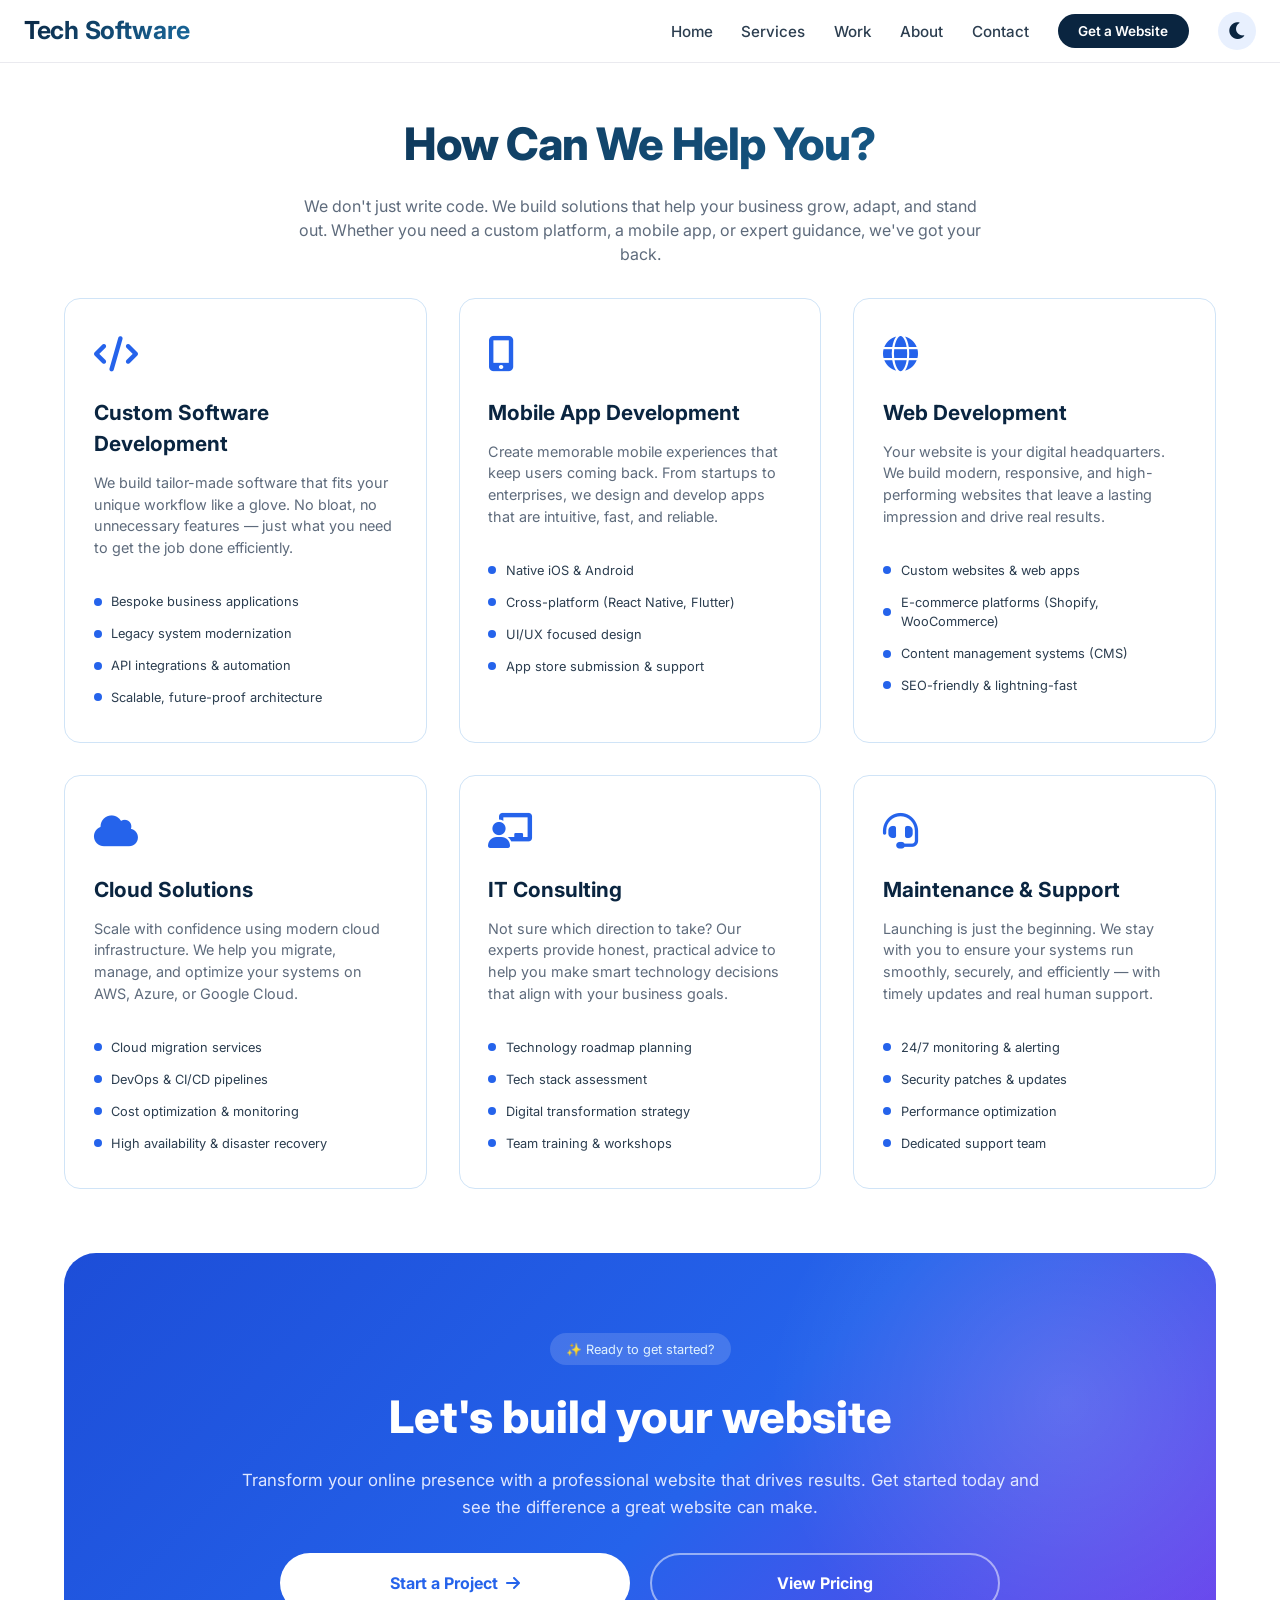
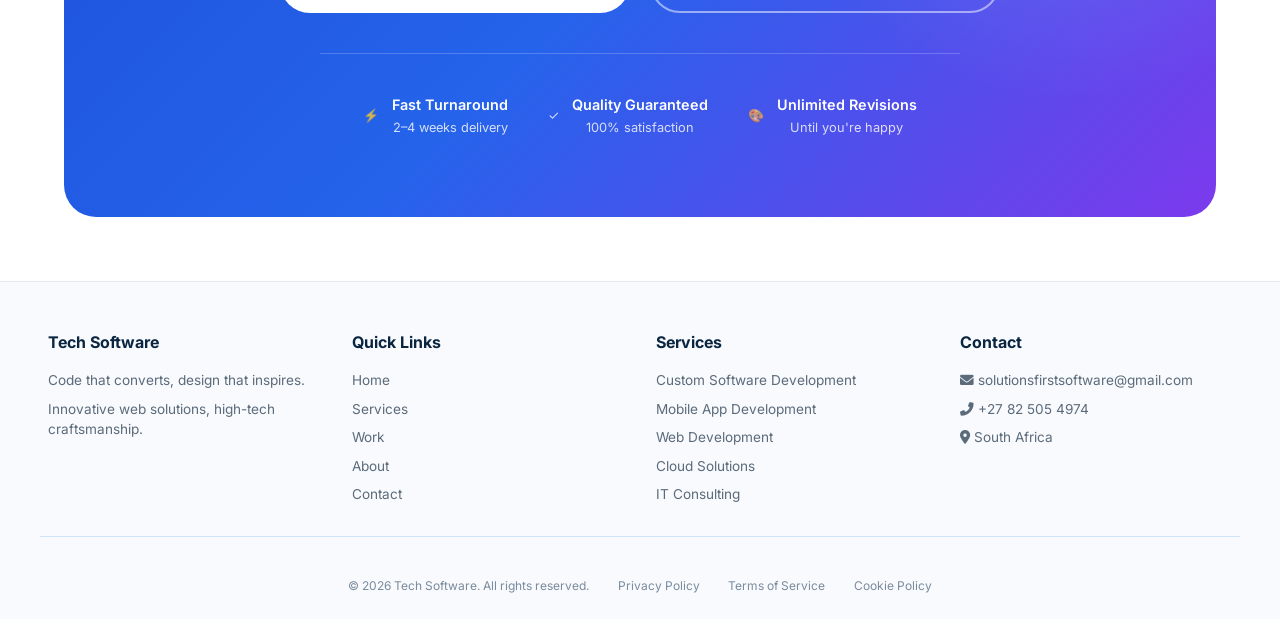
<file: services.html>
<!DOCTYPE html>
<html lang="en">
<head>
    <meta charset="UTF-8">
    <meta name="viewport" content="width=device-width, initial-scale=1.0, viewport-fit=cover">
    <title>Tech Software | Our Services – Custom Development & IT Solutions</title>
    <!-- Google Fonts: Inter -->
    <link href="https://fonts.googleapis.com/css2?family=Inter:opsz,wght@14..32,300;400;500;600;700;800&display=swap" rel="stylesheet">
    <!-- Font Awesome 6 -->
    <link rel="stylesheet" href="https://cdnjs.cloudflare.com/ajax/libs/font-awesome/6.0.0-beta3/css/all.min.css">
    <meta name="color-scheme" content="light">
</head>
<body>

<nav class="navbar">
    <div class="nav-container">
        <div class="logo">Tech Software</div>
        <button class="hamburger" id="hamburgerBtn" aria-label="Menu">
            <i class="fas fa-bars"></i>
        </button>
        <ul class="nav-links" id="navLinks">
            <li><a href="index.html" class="nav-link">Home</a></li>
            <li><a href="services.html" class="nav-link">Services</a></li>
            <li><a href="work.html" class="nav-link">Work</a></li>
            <li><a href="aboutus.html" class="nav-link">About</a></li>
            <li><a href="contactus.html" class="nav-link">Contact</a></li>
            <li><a href="pricing.html" class="btn-nav">Get a Website</a></li>
            <li><button class="theme-toggle" id="darkModeToggle" aria-label="Dark mode"><i class="fas fa-moon"></i></button></li>
        </ul>
    </div>
    <div id="menuOverlay" class="menu-overlay"></div>
</nav>

<main>
    <div class="container">
        <!-- Hero Section -->
        <div class="hero-section">
            <h1>How Can We Help You?</h1>
            <p>We don't just write code. We build solutions that help your business grow, adapt, and stand out. Whether you need a custom platform, a mobile app, or expert guidance, we've got your back.</p>
        </div>

        <!-- Services Grid -->
        <div class="services-grid">
            <div class="service-card">
                <div class="service-icon"><i class="fas fa-code"></i></div>
                <h3>Custom Software Development</h3>
                <p>We build tailor-made software that fits your unique workflow like a glove. No bloat, no unnecessary features — just what you need to get the job done efficiently.</p>
                <ul class="feature-list">
                    <li><span class="bullet"></span> Bespoke business applications</li>
                    <li><span class="bullet"></span> Legacy system modernization</li>
                    <li><span class="bullet"></span> API integrations & automation</li>
                    <li><span class="bullet"></span> Scalable, future-proof architecture</li>
                </ul>
            </div>

            <div class="service-card">
                <div class="service-icon"><i class="fas fa-mobile-alt"></i></div>
                <h3>Mobile App Development</h3>
                <p>Create memorable mobile experiences that keep users coming back. From startups to enterprises, we design and develop apps that are intuitive, fast, and reliable.</p>
                <ul class="feature-list">
                    <li><span class="bullet"></span> Native iOS & Android</li>
                    <li><span class="bullet"></span> Cross-platform (React Native, Flutter)</li>
                    <li><span class="bullet"></span> UI/UX focused design</li>
                    <li><span class="bullet"></span> App store submission & support</li>
                </ul>
            </div>

            <div class="service-card">
                <div class="service-icon"><i class="fas fa-globe"></i></div>
                <h3>Web Development</h3>
                <p>Your website is your digital headquarters. We build modern, responsive, and high-performing websites that leave a lasting impression and drive real results.</p>
                <ul class="feature-list">
                    <li><span class="bullet"></span> Custom websites & web apps</li>
                    <li><span class="bullet"></span> E-commerce platforms (Shopify, WooCommerce)</li>
                    <li><span class="bullet"></span> Content management systems (CMS)</li>
                    <li><span class="bullet"></span> SEO-friendly & lightning-fast</li>
                </ul>
            </div>

            <div class="service-card">
                <div class="service-icon"><i class="fas fa-cloud"></i></div>
                <h3>Cloud Solutions</h3>
                <p>Scale with confidence using modern cloud infrastructure. We help you migrate, manage, and optimize your systems on AWS, Azure, or Google Cloud.</p>
                <ul class="feature-list">
                    <li><span class="bullet"></span> Cloud migration services</li>
                    <li><span class="bullet"></span> DevOps & CI/CD pipelines</li>
                    <li><span class="bullet"></span> Cost optimization & monitoring</li>
                    <li><span class="bullet"></span> High availability & disaster recovery</li>
                </ul>
            </div>

            <div class="service-card">
                <div class="service-icon"><i class="fas fa-chalkboard-user"></i></div>
                <h3>IT Consulting</h3>
                <p>Not sure which direction to take? Our experts provide honest, practical advice to help you make smart technology decisions that align with your business goals.</p>
                <ul class="feature-list">
                    <li><span class="bullet"></span> Technology roadmap planning</li>
                    <li><span class="bullet"></span> Tech stack assessment</li>
                    <li><span class="bullet"></span> Digital transformation strategy</li>
                    <li><span class="bullet"></span> Team training & workshops</li>
                </ul>
            </div>

            <div class="service-card">
                <div class="service-icon"><i class="fas fa-headset"></i></div>
                <h3>Maintenance & Support</h3>
                <p>Launching is just the beginning. We stay with you to ensure your systems run smoothly, securely, and efficiently — with timely updates and real human support.</p>
                <ul class="feature-list">
                    <li><span class="bullet"></span> 24/7 monitoring & alerting</li>
                    <li><span class="bullet"></span> Security patches & updates</li>
                    <li><span class="bullet"></span> Performance optimization</li>
                    <li><span class="bullet"></span> Dedicated support team</li>
                </ul>
            </div>
        </div>

        <!-- CTA Section - FIXED with longer pill-shaped buttons -->
        <div class="cta-section">
            <div class="cta-container">
                <span class="cta-badge">✨ Ready to get started?</span>
                <h2>Let's build your website</h2>
                <p>Transform your online presence with a professional website that drives results. Get started today and see the difference a great website can make.</p>
                <div class="cta-buttons">
                    <a href="services.html" class="cta-btn-primary">Start a Project <i class="fas fa-arrow-right"></i></a>
                    <a href="pricing.html" class="cta-btn-outline">View Pricing</a>
                </div>
                <div class="cta-divider"></div>
                <div class="cta-features">
                    <div class="feature-item"><span>⚡</span><div><strong>Fast Turnaround</strong><br><span>2–4 weeks delivery</span></div></div>
                    <div class="feature-item"><span>✓</span><div><strong>Quality Guaranteed</strong><br><span>100% satisfaction</span></div></div>
                    <div class="feature-item"><span>🎨</span><div><strong>Unlimited Revisions</strong><br><span>Until you're happy</span></div></div>
                </div>
            </div>
        </div>
    </div>
</main>

<footer>
    <div class="footer-grid">
        <div class="footer-col">
            <h4>Tech Software</h4>
            <p>Code that converts, design that inspires.</p>
            <p>Innovative web solutions, high-tech craftsmanship.</p>
        </div>
        <div class="footer-col">
            <h4>Quick Links</h4>
            <ul>
                <li><a href="index.html">Home</a></li>
                <li><a href="services.html">Services</a></li>
                <li><a href="work.html">Work</a></li>
                <li><a href="aboutus.html">About</a></li>
                <li><a href="contactus.html">Contact</a></li>
            </ul>
        </div>
        <div class="footer-col">
            <h4>Services</h4>
            <ul>
                <li>Custom Software Development</li>
                <li>Mobile App Development</li>
                <li>Web Development</li>
                <li>Cloud Solutions</li>
                <li>IT Consulting</li>
            </ul>
        </div>
        <div class="footer-col">
            <h4>Contact</h4>
            <p><i class="fas fa-envelope"></i> solutionsfirstsoftware@gmail.com</p>
            <p><i class="fas fa-phone-alt"></i> +27 82 505 4974</p>
            <p><i class="fas fa-map-marker-alt"></i> South Africa</p>
        </div>
    </div>
    <hr>
    <div class="footer-bottom">
        <span>&copy; 2026 Tech Software. All rights reserved.</span>
        <span>Privacy Policy</span>
        <span>Terms of Service</span>
        <span>Cookie Policy</span>
    </div>
</footer>

<script>
    (function() {
        // ========== HAMBURGER MENU LOGIC ==========
        const hamburgerBtn = document.getElementById('hamburgerBtn');
        const navLinks = document.getElementById('navLinks');
        const overlay = document.getElementById('menuOverlay');
        
        function closeMenu() {
            if (navLinks) navLinks.classList.remove('active');
            if (overlay) overlay.classList.remove('active');
            document.body.classList.remove('menu-open');
            if (hamburgerBtn) hamburgerBtn.innerHTML = '<i class="fas fa-bars"></i>';
        }
        
        function openMenu() {
            if (navLinks) navLinks.classList.add('active');
            if (overlay) overlay.classList.add('active');
            document.body.classList.add('menu-open');
            if (hamburgerBtn) hamburgerBtn.innerHTML = '<i class="fas fa-times"></i>';
        }
        
        if (hamburgerBtn) {
            hamburgerBtn.addEventListener('click', () => {
                if (navLinks && navLinks.classList.contains('active')) closeMenu();
                else openMenu();
            });
        }
        if (overlay) overlay.addEventListener('click', closeMenu);
        
        const allNavItems = document.querySelectorAll('.nav-link, .btn-nav');
        allNavItems.forEach(link => {
            link.addEventListener('click', () => { closeMenu(); });
        });

        // ========== DARK MODE TOGGLE ==========
        const toggleDark = document.getElementById('darkModeToggle');

        if (toggleDark) {
            // Load saved theme from localStorage
            const savedTheme = localStorage.getItem('techThemeFinal') || 'light';

            // Apply saved theme
            if (savedTheme === 'dark') {
                document.body.classList.add('dark-mode');
                document.documentElement.style.colorScheme = 'dark';
                toggleDark.innerHTML = '<i class="fas fa-sun"></i>';
            } else {
                document.body.classList.remove('dark-mode');
                document.documentElement.style.colorScheme = 'light';
                toggleDark.innerHTML = '<i class="fas fa-moon"></i>';
            }

            // Switch theme when button is clicked
            toggleDark.addEventListener('click', () => {
                document.body.classList.toggle('dark-mode');
                const isDark = document.body.classList.contains('dark-mode');
                document.documentElement.style.colorScheme = isDark ? 'dark' : 'light';
                toggleDark.innerHTML = isDark ? '<i class="fas fa-sun"></i>' : '<i class="fas fa-moon"></i>';
                localStorage.setItem('techThemeFinal', isDark ? 'dark' : 'light');
            });
        }
        
        // Alert for demo buttons
        document.querySelectorAll('.service-card .btn-template, .service-card .view-project-link, .cta-btn-primary, .cta-btn-outline').forEach(btn => {
            if (btn && !btn.hasAttribute('data-listener')) {
                btn.setAttribute('data-listener', 'true');
                btn.addEventListener('click', (e) => {
                    e.preventDefault();
                    alert('✨ Let\'s bring your vision to life! Get in touch for a free consultation.');
                });
            }
        });
    })();
</script>

<style>
        * {
            margin: 0;
            padding: 0;
            box-sizing: border-box;
        }

        body {
            font-family: 'Inter', sans-serif;
            background: #FFFFFF;
            color: #111111;
            line-height: 1.5;
            scroll-behavior: smooth;
            transition: background-color 0.25s ease, color 0.25s ease;
        }

        /* Prevent automatic browser dark mode */
        :root {
            color-scheme: light;
        }

        /* Apply browser dark mode only when selected */
        body.dark-mode {
            color-scheme: dark;
        }
        
        /* ===== DARK MODE STYLES - COMPLETE FIX ===== */
        body.dark-mode {
            background: #0A1525;
            color: #E2E8F0;
        }

        body.dark-mode .navbar {
            background: rgba(10, 21, 37, 0.96);
            border-bottom-color: #1A3A50;
        }

        body.dark-mode .logo {
            background: linear-gradient(135deg, #7DD3E8, #4FD1C5);
            -webkit-background-clip: text;
            background-clip: text;
            color: transparent;
        }

        body.dark-mode .nav-link {
            color: #B2F0F0;
        }

        body.dark-mode .nav-link:hover {
            color: #7DD3E8;
        }

        body.dark-mode .btn-nav {
            background: #1A3A50;
            color: #B2F0F0;
        }

        body.dark-mode .btn-nav:hover {
            background: #2A5A7A;
        }

        body.dark-mode .theme-toggle {
            background: #1A3A50;
            color: #B2F0F0;
        }

        body.dark-mode .hero-section h1 {
            background: linear-gradient(135deg, #7DD3E8, #4FD1C5);
            -webkit-background-clip: text;
            background-clip: text;
            color: transparent;
        }

        body.dark-mode .hero-section p {
            color: #B2F0F0;
        }

        body.dark-mode .service-card {
            background: #1A2A40;
            border-color: #2A4A6A;
        }

        body.dark-mode .service-card h3 {
            color: #7DD3E8;
        }

        body.dark-mode .service-card p {
            color: #B2F0F0;
        }

        body.dark-mode .feature-list li {
            color: #B2F0F0;
        }

        body.dark-mode .bullet {
            background: #4FD1C5;
        }

        body.dark-mode .service-icon {
            color: #4FD1C5;
        }

        /* Dark mode CTA section - properly styled */
        body.dark-mode .cta-section {
            background: linear-gradient(135deg, #0F2A3A, #1A3A50, #2A4A6A);
        }
        
        body.dark-mode .cta-section h2 {
            color: #7DD3E8 !important;
        }
        
        body.dark-mode .cta-section p {
            color: #CBD5E1 !important;
        }
        
        body.dark-mode .cta-badge {
            background: rgba(125, 211, 232, 0.2);
            color: #7DD3E8;
        }
        
        body.dark-mode .cta-btn-primary {
            background: #1A6BA0;
            color: white;
        }
        
        body.dark-mode .cta-btn-primary:hover {
            background: #2A8AC0;
        }
        
        body.dark-mode .cta-btn-outline {
            border-color: #4FD1C5;
            color: #4FD1C5;
        }
        
        body.dark-mode .cta-btn-outline:hover {
            background: rgba(79, 209, 197, 0.1);
        }
        
        body.dark-mode .feature-item {
            color: #CBD5E1;
        }
        
        body.dark-mode .cta-divider {
            background: rgba(125, 211, 232, 0.3);
        }

        body.dark-mode footer {
            background: #0A1525;
            border-top-color: #1A3A50;
        }

        body.dark-mode .footer-col h4 {
            color: #7DD3E8;
        }

        body.dark-mode .footer-col li,
        body.dark-mode .footer-col p {
            color: #B2F0F0;
        }

        body.dark-mode .footer-col a {
            color: #B2F0F0;
        }

        body.dark-mode .footer-col a:hover {
            color: #4FD1C5;
        }

        body.dark-mode .footer-bottom {
            color: #B2F0F0;
        }

        body.dark-mode hr {
            background: #2A4A6A;
        }

        .container {
            max-width: 1200px;
            margin: 0 auto;
            padding: 0 24px;
        }

        /* ===== NAVBAR ===== */
        .navbar {
            position: sticky;
            top: 0;
            z-index: 1000;
            background: rgba(255, 255, 255, 0.96);
            backdrop-filter: blur(12px);
            border-bottom: 1px solid #EAEAEF;
            padding: 0.75rem 0;
            transition: background 0.25s ease;
        }

        .nav-container {
            max-width: 1400px;
            margin: 0 auto;
            padding: 0 24px;
            display: flex;
            align-items: center;
            justify-content: space-between;
            flex-wrap: wrap;
        }

        .logo {
            font-size: 1.55rem;
            font-weight: 700;
            letter-spacing: -0.3px;
            background: linear-gradient(135deg, #0A2540, #1A6BA0);
            -webkit-background-clip: text;
            background-clip: text;
            color: transparent;
            z-index: 1002;
        }

        .hamburger {
            display: none;
            background: none;
            border: none;
            font-size: 1.8rem;
            cursor: pointer;
            color: #0A2540;
            transition: 0.2s;
            z-index: 1002;
            padding: 0.3rem;
        }

        .nav-links {
            display: flex;
            gap: 1.8rem;
            list-style: none;
            align-items: center;
            margin: 0;
            transition: all 0.3s ease-in-out;
        }

        .nav-link {
            text-decoration: none;
            font-weight: 500;
            color: #2C3E50;
            transition: 0.2s;
            font-size: 0.95rem;
            white-space: nowrap;
        }

        .nav-link:hover {
            color: #1A6BA0;
        }

        .btn-nav {
            background: #0A2540;
            padding: 0.45rem 1.3rem;
            border-radius: 200px;
            font-weight: 600;
            border: none;
            color: white;
            cursor: pointer;
            transition: all 0.2s ease;
            font-size: 0.85rem;
            white-space: nowrap;
            display: inline-block;
            text-decoration: none;
        }

        .btn-nav:hover {
            transform: translateY(-2px);
            background: #1A6BA0;
        }

        .theme-toggle {
            background: #E8F0FE;
            border: none;
            font-size: 1.2rem;
            cursor: pointer;
            border-radius: 50%;
            width: 38px;
            height: 38px;
            display: flex;
            align-items: center;
            justify-content: center;
            transition: 0.2s;
            color: #0A2540;
        }

        .theme-toggle:hover {
            background: #D0E4F7;
        }

        @media (max-width: 840px) {
            .hamburger {
                display: block;
            }

            .nav-links {
                position: fixed;
                top: 0;
                left: -100%;
                width: 75%;
                max-width: 320px;
                height: 100vh;
                background: rgba(255, 255, 255, 0.98);
                backdrop-filter: blur(16px);
                flex-direction: column;
                justify-content: flex-start;
                padding: 5rem 1.8rem 2rem;
                gap: 1.5rem;
                align-items: flex-start;
                box-shadow: 4px 0 24px rgba(0, 0, 0, 0.08);
                transition: left 0.3s cubic-bezier(0.2, 0.9, 0.4, 1.1);
                z-index: 1001;
                border-right: 1px solid rgba(0, 0, 0, 0.05);
            }

            body.dark-mode .nav-links {
                background: rgba(10, 21, 37, 0.98);
                border-right-color: #1A3A50;
            }

            .nav-links.active {
                left: 0;
            }

            .nav-link {
                font-size: 1.1rem;
                white-space: normal;
                width: 100%;
                padding: 0.5rem 0;
            }

            .btn-nav {
                width: 100%;
                text-align: center;
                margin-top: 0.5rem;
            }

            .theme-toggle {
                margin-top: 0.5rem;
                align-self: flex-start;
            }

            .menu-overlay {
                position: fixed;
                top: 0;
                left: 0;
                width: 100%;
                height: 100%;
                background: rgba(0, 0, 0, 0.3);
                backdrop-filter: blur(2px);
                z-index: 1000;
                opacity: 0;
                visibility: hidden;
                transition: 0.2s;
            }

            .menu-overlay.active {
                opacity: 1;
                visibility: visible;
            }

            body.menu-open {
                overflow: hidden;
            }
        }

        /* Hero Section */
        .hero-section {
            text-align: center;
            margin: 3rem 0 2rem;
        }

        .hero-section h1 {
            font-size: 2.8rem;
            font-weight: 800;
            background: linear-gradient(135deg, #0A2540, #1A6BA0);
            -webkit-background-clip: text;
            background-clip: text;
            color: transparent;
            margin-bottom: 1rem;
            letter-spacing: -0.02em;
        }

        .hero-section p {
            font-size: 1rem;
            color: #5E6B7C;
            max-width: 700px;
            margin: 0 auto;
        }

        /* Services Grid */
        .services-grid {
            display: grid;
            grid-template-columns: repeat(3, 1fr);
            gap: 2rem;
            margin: 2rem 0 2rem;
        }

        /* RECTANGLE SERVICE CARD */
        .service-card {
            background: #FFFFFF;
            border: 1px solid #D0E4F7;
            padding: 1.8rem;
            transition: all 0.25s ease;
            display: flex;
            flex-direction: column;
            height: 100%;
            border-radius: 16px;
        }

        .service-card:hover {
            transform: translateY(-6px);
            border-color: #2563eb;
            box-shadow: 0 20px 30px -12px rgba(37, 99, 235, 0.15);
        }

        .service-icon {
            font-size: 2.2rem;
            color: #2563eb;
            margin-bottom: 1rem;
        }

        .service-card h3 {
            font-size: 1.3rem;
            margin-bottom: 0.8rem;
            color: #0A2540;
            font-weight: 700;
        }

        .service-card p {
            font-size: 0.9rem;
            color: #5E6B7C;
            margin-bottom: 1.2rem;
            line-height: 1.5;
        }

        /* BLUE CIRCULAR BULLET POINTS */
        .feature-list {
            list-style: none;
            margin-top: 0.5rem;
        }

        .feature-list li {
            font-size: 0.8rem;
            padding: 0.4rem 0;
            color: #2C3E50;
            display: flex;
            align-items: center;
            gap: 0.6rem;
            position: relative;
        }

        .bullet {
            width: 8px;
            height: 8px;
            background: #2563eb;
            border-radius: 50%;
            display: inline-block;
            flex-shrink: 0;
        }

        /* CTA SECTION - FIXED with longer pill-shaped buttons matching services page */
        .cta-section {
            background: linear-gradient(135deg, #1d4ed8, #2563eb, #7c3aed);
            padding: 5rem 2rem;
            margin: 4rem 0;
            border-radius: 32px;
            text-align: center;
            position: relative;
            overflow: hidden;
        }
        .cta-section::before {
            content: "";
            position: absolute;
            width: 600px;
            height: 600px;
            background: radial-gradient(circle, rgba(255,255,255,0.15), transparent 70%);
            top: -150px;
            right: -150px;
        }
        .cta-container {
            max-width: 800px;
            margin: auto;
            position: relative;
            z-index: 2;
        }
        .cta-badge {
            display: inline-block;
            background: rgba(255,255,255,0.15);
            padding: 0.4rem 1rem;
            border-radius: 999px;
            font-size: 0.8rem;
            color: #e0f2fe;
            margin-bottom: 1.2rem;
        }
        .cta-section h2 {
            font-size: 2.8rem;
            font-weight: 800;
            color: white;
            margin-bottom: 1rem;
        }
        .cta-section p {
            color: #e0e7ff;
            font-size: 1.05rem;
            line-height: 1.6;
            margin-bottom: 2rem;
        }
        .cta-buttons {
            display: flex;
            justify-content: center;
            gap: 1.2rem;
            flex-wrap: wrap;
        }
        /* Longer pill-shaped buttons */
        .cta-btn-primary {
            background: white;
            color: #2563eb;
            padding: 1rem 3rem;
            font-weight: 700;
            border-radius: 999px;
            text-decoration: none;
            display: inline-flex;
            align-items: center;
            justify-content: center;
            text-align: center;
            gap: 0.5rem;
            transition: 0.3s ease;
            min-width: 260px;
        }
        .cta-btn-primary:hover {
            transform: translateY(-3px);
            box-shadow: 0 12px 25px rgba(0,0,0,0.2);
        }
        .cta-btn-outline {
            background: transparent;
            color: white;
            padding: 1rem 3rem;
            font-weight: 700;
            border-radius: 999px;
            border: 2px solid rgba(255,255,255,0.5);
            text-decoration: none;
            transition: 0.3s ease;
            justify-content: center;
            text-align: center;
            display: inline-flex;
            align-items: center;
            gap: 0.5rem;
            min-width: 260px;
        }
        .cta-buttons a {
            flex: 1;
            max-width: 350px;
        }
        .cta-btn-outline:hover {
            background: rgba(255,255,255,0.1);
        }
        .cta-divider {
            height: 1px;
            background: rgba(255,255,255,0.2);
            margin: 2.5rem auto;
            width: 80%;
        }
        .cta-features {
            display: flex;
            justify-content: center;
            gap: 2.5rem;
            flex-wrap: wrap;
        }
        .feature-item {
            display: flex;
            align-items: center;
            gap: 0.8rem;
            color: white;
            font-size: 0.9rem;
        }
        .feature-item strong {
            font-weight: 600;
        }
        .feature-item span {
            font-size: 0.8rem;
            opacity: 0.8;
        }

        /* FOOTER */
        footer {
            background: #F8FAFE;
            border-top: 1px solid #E2E8F0;
            padding: 3rem 1.5rem 1.5rem;
            margin-top: 2rem;
        }

        .footer-grid {
            max-width: 1400px;
            margin: 0 auto;
            display: grid;
            grid-template-columns: repeat(auto-fit, minmax(200px, 1fr));
            gap: 2rem; 
            padding: 0 24px;
        }

        .footer-col h4 {
            margin-bottom: 1rem;
            font-weight: 700;
            color: #0A2540;
            font-size: 1rem;
        }

        .footer-col ul {
            list-style: none;
        }

        .footer-col li,
        .footer-col p {
            margin-bottom: 0.5rem;
            font-size: 0.85rem;
            color: #5C6B7A;
        }

        .footer-col a {
            text-decoration: none;
            color: #5C6B7A;
            transition: 0.2s;
        }

        .footer-col a:hover {
            color: #2563eb;
        }

        hr {
            margin: 1.5rem auto;
            max-width: 1200px;
            border: 0;
            height: 1px;
            background: #D0E4F7;
        }

        .footer-bottom {
            text-align: center;
            padding-top: 1rem;
            font-size: 0.75rem;
            color: #7A8B9C;
            display: flex;
            justify-content: center;
            gap: 1.8rem;
            flex-wrap: wrap;
        }

        @media (max-width: 992px) {
            .services-grid {
                grid-template-columns: repeat(2, 1fr);
            }
        }

        @media (max-width: 768px) {
            .hero-section h1 {
                font-size: 2rem;
            }

            .services-grid {
                grid-template-columns: 1fr;
            }

            .cta-section h2 {
                font-size: 2rem;
            }

            .service-card {
                padding: 1.5rem;
            }
            
            .cta-btn-primary, .cta-btn-outline {
                padding: 0.9rem 2rem;
                min-width: 220px;
            }
        }

        @media (max-width: 480px) {
            .container {
                padding: 0 18px;
            }

            .hero-section h1 {
                font-size: 1.8rem;
            }
            
            .cta-section h2 {
                font-size: 1.6rem;
            }
            
            .cta-btn-primary, .cta-btn-outline {
                padding: 0.8rem 1.5rem;
                min-width: 100%;
            }
        }
    </style>
</body>
</html>
</file>
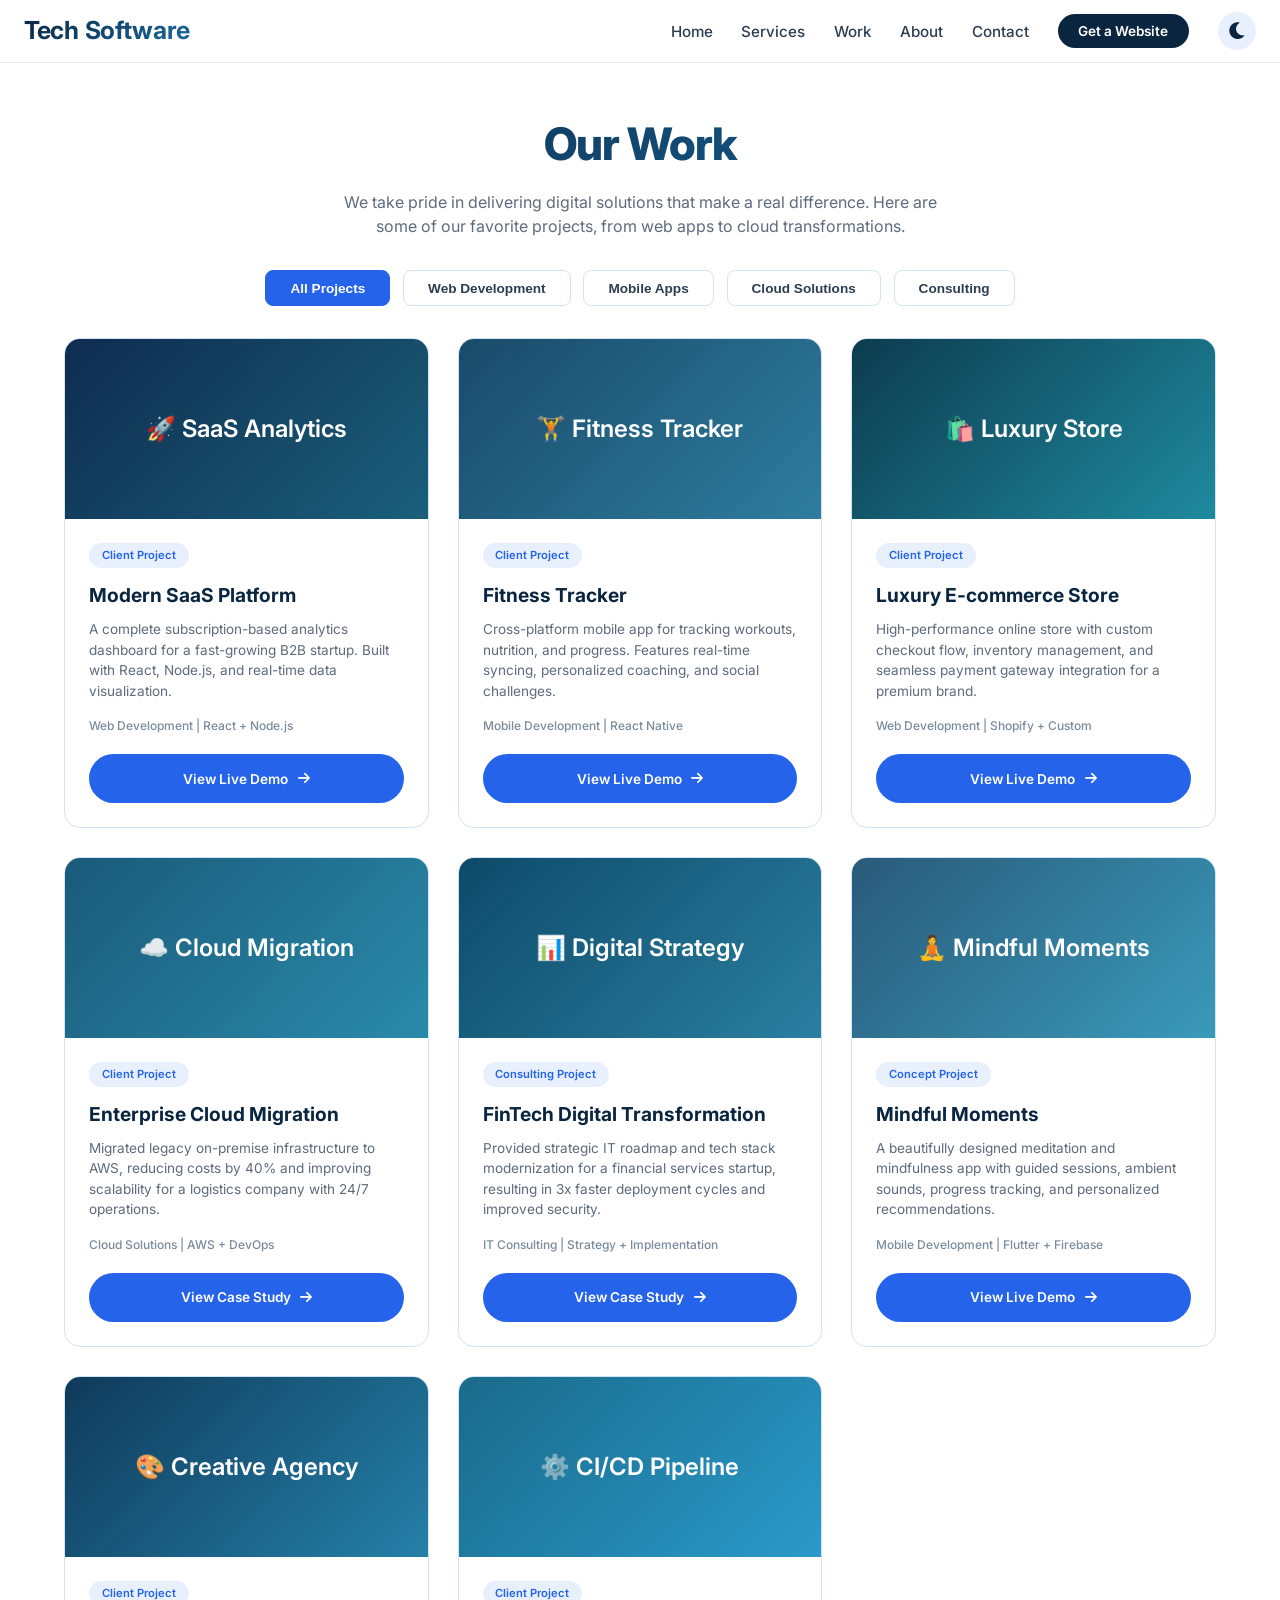
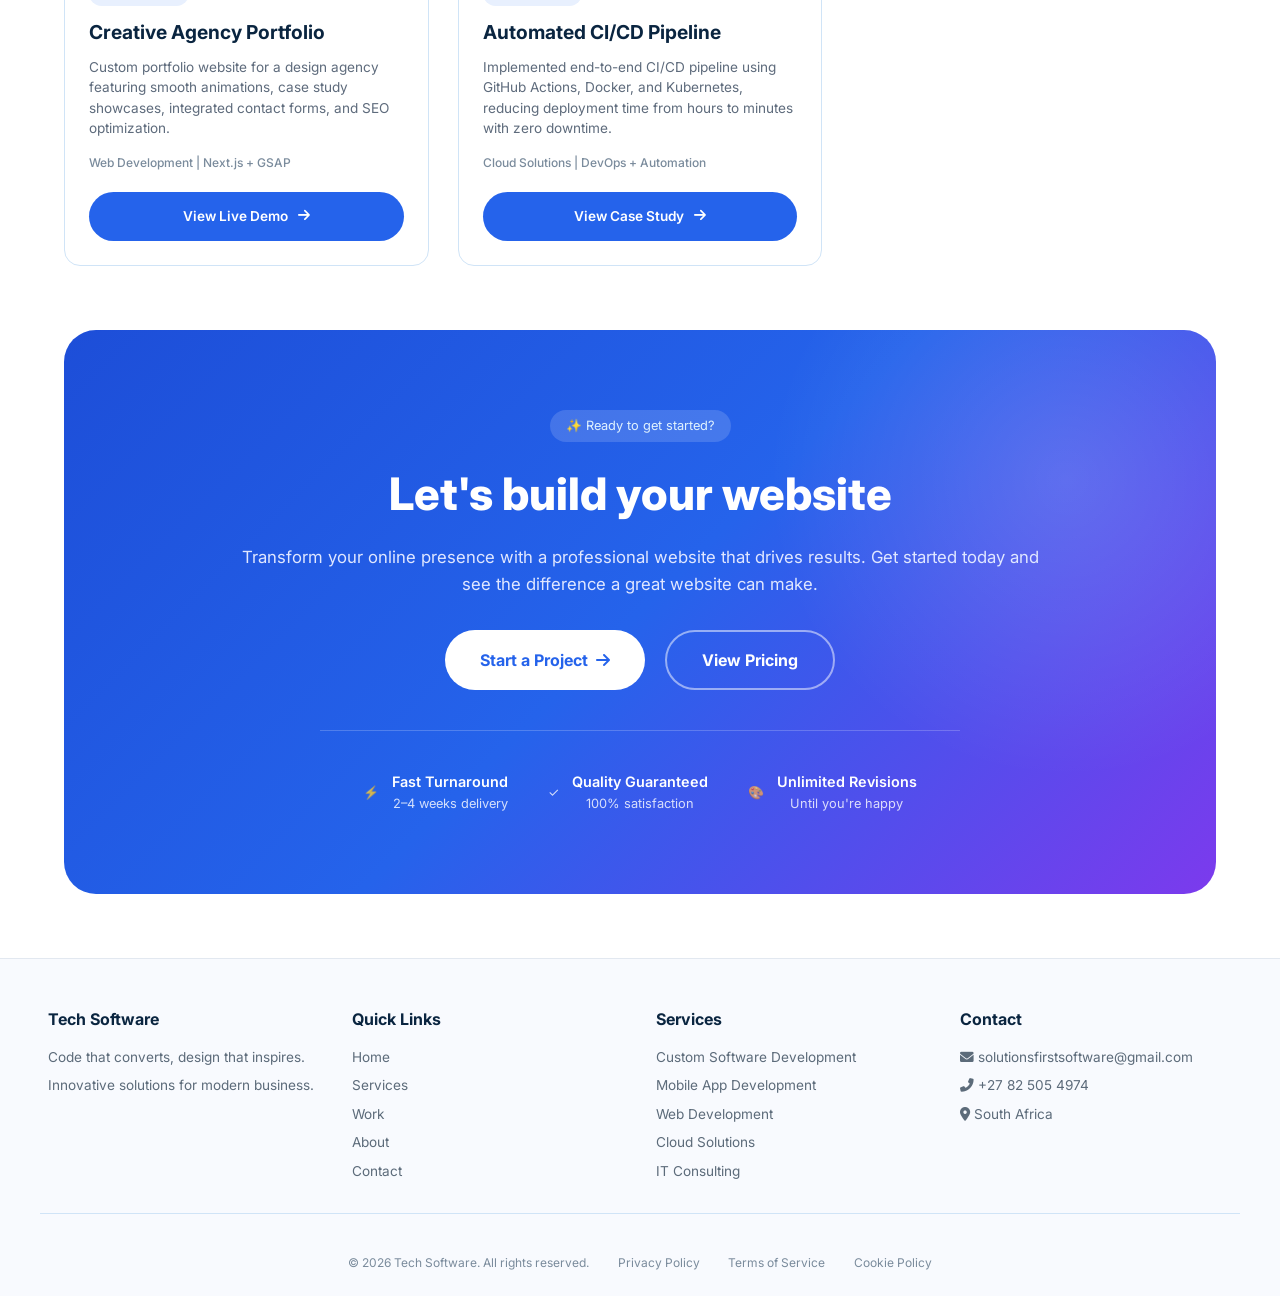
<file: work.html>
<!DOCTYPE html>
<html lang="en">
<head>
    <meta charset="UTF-8">
    <meta name="viewport" content="width=device-width, initial-scale=1.0, viewport-fit=cover">
    <title>Tech Software | Our Work – Portfolio Showcase</title>
    <!-- Google Fonts: Inter -->
    <link href="https://fonts.googleapis.com/css2?family=Inter:opsz,wght@14..32,300;400;500;600;700;800&display=swap" rel="stylesheet">
    <!-- Font Awesome 6 -->
    <link rel="stylesheet" href="https://cdnjs.cloudflare.com/ajax/libs/font-awesome/6.0.0-beta3/css/all.min.css">
    <meta name="color-scheme" content="light">
</head>
<body>

<nav class="navbar">
    <div class="nav-container">
        <div class="logo">Tech Software</div>
        <button class="hamburger" id="hamburgerBtn" aria-label="Menu">
            <i class="fas fa-bars"></i>
        </button>
        <ul class="nav-links" id="navLinks">
            <li><a href="index.html" class="nav-link">Home</a></li>
            <li><a href="services.html" class="nav-link">Services</a></li>
            <li><a href="work.html" class="nav-link">Work</a></li>
            <li><a href="aboutus.html" class="nav-link">About</a></li>
            <li><a href="contactus.html" class="nav-link">Contact</a></li>
            <li><a href="pricing.html" class="btn-nav">Get a Website</a></li>
            <li><button class="theme-toggle" id="darkModeToggle" aria-label="Dark mode"><i class="fas fa-moon"></i></button></li>
        </ul>
    </div>
    <div id="menuOverlay" class="menu-overlay"></div>
</nav>

<main>
    <div class="container">
        <!-- Hero -->
        <div class="hero">
            <h1>Our Work</h1>
            <p>We take pride in delivering digital solutions that make a real difference. Here are some of our favorite projects, from web apps to cloud transformations.</p>
        </div>

        <!-- Filter Buttons -->
        <div class="filter-section">
            <button class="filter-btn active" data-filter="all">All Projects</button>
            <button class="filter-btn" data-filter="web">Web Development</button>
            <button class="filter-btn" data-filter="mobile">Mobile Apps</button>
            <button class="filter-btn" data-filter="cloud">Cloud Solutions</button>
            <button class="filter-btn" data-filter="consulting">Consulting</button>
        </div>

        <!-- Projects Grid -->
        <div class="projects-grid" id="projectsGrid">
            <div class="project-card" data-category="web">
                <div class="project-image" style="background: linear-gradient(135deg, #0F2C4F, #1A5F7A); display: flex; align-items: center; justify-content: center; font-size: 1.5rem;">🚀 SaaS Analytics</div>
                <div class="project-content">
                    <span class="tag">Client Project</span>
                    <h3>Modern SaaS Platform</h3>
                    <p class="project-description">A complete subscription-based analytics dashboard for a fast-growing B2B startup. Built with React, Node.js, and real-time data visualization.</p>
                    <div class="project-category">Web Development | React + Node.js</div>
                    <a href="#" class="demo-btn">View Live Demo <i class="fas fa-arrow-right"></i></a>
                </div>
            </div>

            <div class="project-card" data-category="mobile">
                <div class="project-image" style="background: linear-gradient(135deg, #1A4A6A, #2E7D9E); display: flex; align-items: center; justify-content: center; font-size: 1.5rem;">🏋️ Fitness Tracker</div>
                <div class="project-content">
                    <span class="tag">Client Project</span>
                    <h3>Fitness Tracker</h3>
                    <p class="project-description">Cross-platform mobile app for tracking workouts, nutrition, and progress. Features real-time syncing, personalized coaching, and social challenges.</p>
                    <div class="project-category">Mobile Development | React Native</div>
                    <a href="#" class="demo-btn">View Live Demo <i class="fas fa-arrow-right"></i></a>
                </div>
            </div>

            <div class="project-card" data-category="web">
                <div class="project-image" style="background: linear-gradient(135deg, #0D3B4F, #1F8A9E); display: flex; align-items: center; justify-content: center; font-size: 1.5rem;">🛍️ Luxury Store</div>
                <div class="project-content">
                    <span class="tag">Client Project</span>
                    <h3>Luxury E‑commerce Store</h3>
                    <p class="project-description">High-performance online store with custom checkout flow, inventory management, and seamless payment gateway integration for a premium brand.</p>
                    <div class="project-category">Web Development | Shopify + Custom</div>
                    <a href="#" class="demo-btn">View Live Demo <i class="fas fa-arrow-right"></i></a>
                </div>
            </div>

            <div class="project-card" data-category="cloud">
                <div class="project-image" style="background: linear-gradient(135deg, #1A5A7A, #2A8AAA); display: flex; align-items: center; justify-content: center; font-size: 1.5rem;">☁️ Cloud Migration</div>
                <div class="project-content">
                    <span class="tag">Client Project</span>
                    <h3>Enterprise Cloud Migration</h3>
                    <p class="project-description">Migrated legacy on-premise infrastructure to AWS, reducing costs by 40% and improving scalability for a logistics company with 24/7 operations.</p>
                    <div class="project-category">Cloud Solutions | AWS + DevOps</div>
                    <a href="#" class="demo-btn">View Case Study <i class="fas fa-arrow-right"></i></a>
                </div>
            </div>

            <div class="project-card" data-category="consulting">
                <div class="project-image" style="background: linear-gradient(135deg, #0E4A6A, #2A7FA0); display: flex; align-items: center; justify-content: center; font-size: 1.5rem;">📊 Digital Strategy</div>
                <div class="project-content">
                    <span class="tag">Consulting Project</span>
                    <h3>FinTech Digital Transformation</h3>
                    <p class="project-description">Provided strategic IT roadmap and tech stack modernization for a financial services startup, resulting in 3x faster deployment cycles and improved security.</p>
                    <div class="project-category">IT Consulting | Strategy + Implementation</div>
                    <a href="#" class="demo-btn">View Case Study <i class="fas fa-arrow-right"></i></a>
                </div>
            </div>

            <div class="project-card" data-category="mobile">
                <div class="project-image" style="background: linear-gradient(135deg, #2A5A7A, #3A9ABA); display: flex; align-items: center; justify-content: center; font-size: 1.5rem;">🧘 Mindful Moments</div>
                <div class="project-content">
                    <span class="tag">Concept Project</span>
                    <h3>Mindful Moments</h3>
                    <p class="project-description">A beautifully designed meditation and mindfulness app with guided sessions, ambient sounds, progress tracking, and personalized recommendations.</p>
                    <div class="project-category">Mobile Development | Flutter + Firebase</div>
                    <a href="#" class="demo-btn">View Live Demo <i class="fas fa-arrow-right"></i></a>
                </div>
            </div>

            <div class="project-card" data-category="web">
                <div class="project-image" style="background: linear-gradient(135deg, #0F3A5A, #2580A8); display: flex; align-items: center; justify-content: center; font-size: 1.5rem;">🎨 Creative Agency</div>
                <div class="project-content">
                    <span class="tag">Client Project</span>
                    <h3>Creative Agency Portfolio</h3>
                    <p class="project-description">Custom portfolio website for a design agency featuring smooth animations, case study showcases, integrated contact forms, and SEO optimization.</p>
                    <div class="project-category">Web Development | Next.js + GSAP</div>
                    <a href="#" class="demo-btn">View Live Demo <i class="fas fa-arrow-right"></i></a>
                </div>
            </div>

            <div class="project-card" data-category="cloud">
                <div class="project-image" style="background: linear-gradient(135deg, #1A6A8A, #2A9ACA); display: flex; align-items: center; justify-content: center; font-size: 1.5rem;">⚙️ CI/CD Pipeline</div>
                <div class="project-content">
                    <span class="tag">Client Project</span>
                    <h3>Automated CI/CD Pipeline</h3>
                    <p class="project-description">Implemented end-to-end CI/CD pipeline using GitHub Actions, Docker, and Kubernetes, reducing deployment time from hours to minutes with zero downtime.</p>
                    <div class="project-category">Cloud Solutions | DevOps + Automation</div>
                    <a href="#" class="demo-btn">View Case Study <i class="fas fa-arrow-right"></i></a>
                </div>
            </div>
        </div>

        <!-- CTA Section -->
        <div class="cta-section">
            <div class="cta-container">
                <span class="cta-badge">✨ Ready to get started?</span>
                <h2>Let's build your website</h2>
                <p>Transform your online presence with a professional website that drives results. Get started today and see the difference a great website can make.</p>
                <div class="cta-buttons">
                    <a href="services.html" class="cta-btn-primary">Start a Project <i class="fas fa-arrow-right"></i></a>
                    <a href="pricing.html" class="cta-btn-outline">View Pricing</a>
                </div>
                <div class="cta-divider"></div>
                <div class="cta-features">
                    <div class="feature-item"><span>⚡</span><div><strong>Fast Turnaround</strong><br><span>2–4 weeks delivery</span></div></div>
                    <div class="feature-item"><span>✓</span><div><strong>Quality Guaranteed</strong><br><span>100% satisfaction</span></div></div>
                    <div class="feature-item"><span>🎨</span><div><strong>Unlimited Revisions</strong><br><span>Until you're happy</span></div></div>
                </div>
            </div>
        </div>
    </div>
</main>

<footer>
    <div class="footer-grid">
        <div class="footer-col">
            <h4>Tech Software</h4>
            <p>Code that converts, design that inspires.</p>
            <p>Innovative solutions for modern business.</p>
        </div>
        <div class="footer-col">
            <h4>Quick Links</h4>
            <ul>
                <li><a href="index.html">Home</a></li>
                <li><a href="services.html">Services</a></li>
                <li><a href="work.html">Work</a></li>
                <li><a href="aboutus.html">About</a></li>
                <li><a href="contactus.html">Contact</a></li>
            </ul>
        </div>
        <div class="footer-col">
            <h4>Services</h4>
            <ul>
                <li>Custom Software Development</li>
                <li>Mobile App Development</li>
                <li>Web Development</li>
                <li>Cloud Solutions</li>
                <li>IT Consulting</li>
            </ul>
        </div>
        <div class="footer-col">
            <h4>Contact</h4>
            <p><i class="fas fa-envelope"></i> solutionsfirstsoftware@gmail.com</p>
            <p><i class="fas fa-phone-alt"></i> +27 82 505 4974</p>
            <p><i class="fas fa-map-marker-alt"></i> South Africa</p>
        </div>
    </div>
    <hr>
    <div class="footer-bottom">
        <span>&copy; 2026 Tech Software. All rights reserved.</span>
        <span>Privacy Policy</span>
        <span>Terms of Service</span>
        <span>Cookie Policy</span>
    </div>
</footer>

<script>
    (function() {
        const hamburgerBtn = document.getElementById('hamburgerBtn');
        const navLinks = document.getElementById('navLinks');
        const overlay = document.getElementById('menuOverlay');
        
        function closeMenu() {
            if (navLinks) navLinks.classList.remove('active');
            if (overlay) overlay.classList.remove('active');
            document.body.classList.remove('menu-open');
            if (hamburgerBtn) hamburgerBtn.innerHTML = '<i class="fas fa-bars"></i>';
        }
        
        function openMenu() {
            if (navLinks) navLinks.classList.add('active');
            if (overlay) overlay.classList.add('active');
            document.body.classList.add('menu-open');
            if (hamburgerBtn) hamburgerBtn.innerHTML = '<i class="fas fa-times"></i>';
        }
        
        if (hamburgerBtn) {
            hamburgerBtn.addEventListener('click', () => {
                if (navLinks && navLinks.classList.contains('active')) closeMenu();
                else openMenu();
            });
        }
        if (overlay) overlay.addEventListener('click', closeMenu);
        
        const allNavItems = document.querySelectorAll('.nav-link, .btn-nav');
        allNavItems.forEach(link => {
            link.addEventListener('click', () => { closeMenu(); });
        });

       // Dark mode toggle
const toggleDark = document.getElementById('darkModeToggle');

if (toggleDark) {

    // Load saved theme
    const savedTheme =
        localStorage.getItem('techThemeFinal') || 'light';

    // Apply saved theme
    if (savedTheme === 'dark') {
        document.body.classList.add('dark-mode');
        document.documentElement.style.colorScheme = 'dark';
        toggleDark.innerHTML = '<i class="fas fa-sun"></i>';
    } else {
        document.body.classList.remove('dark-mode');
        document.documentElement.style.colorScheme = 'light';
        toggleDark.innerHTML = '<i class="fas fa-moon"></i>';
    }

    // Switch theme when button is clicked
    toggleDark.addEventListener('click', () => {

        document.body.classList.toggle('dark-mode');

        const isDark =
            document.body.classList.contains('dark-mode');

        document.documentElement.style.colorScheme =
            isDark ? 'dark' : 'light';

        // Change icon
        toggleDark.innerHTML = isDark
            ? '<i class="fas fa-sun"></i>'
            : '<i class="fas fa-moon"></i>';

        // Save preference
        localStorage.setItem(
            'techThemeFinal',
            isDark ? 'dark' : 'light'
        );
    });
}
        const projectCards = document.querySelectorAll('.project-card');
        const observer = new IntersectionObserver((entries) => {
            entries.forEach(entry => {
                if (entry.isIntersecting) {
                    entry.target.classList.add('visible');
                    observer.unobserve(entry.target);
                }
            });

        }, { threshold: 0.1 });
        projectCards.forEach(card => observer.observe(card));

        const filterBtns = document.querySelectorAll('.filter-btn');
        const projects = document.querySelectorAll('.project-card');
        
        filterBtns.forEach(btn => {
            btn.addEventListener('click', () => {
                filterBtns.forEach(b => b.classList.remove('active'));
                btn.classList.add('active');
                const filterValue = btn.getAttribute('data-filter');
                
                projects.forEach(project => {
                    if (filterValue === 'all' || project.getAttribute('data-category') === filterValue) {
                        project.style.display = 'flex';
                        setTimeout(() => project.classList.add('visible'), 10);
                    } else {
                        project.style.display = 'none';
                        project.classList.remove('visible');
                    }
                });
            });
        });

        const demoBtns = document.querySelectorAll('.demo-btn');
        demoBtns.forEach(btn => {
            btn.addEventListener('click', (e) => {
                e.preventDefault();
                const projectName = btn.closest('.project-card')?.querySelector('h3')?.textContent || 'Project';
                alert(`✨ Opening live demo: ${projectName}\n\n(This would open the actual live website or case study in a new tab.)`);
            });
        });

        const consultBtn = document.getElementById('consultBtn');
        if (consultBtn) {
            consultBtn.addEventListener('click', () => {
                window.location.href = "contactus.html";
            });
        }
    })();
</script>

<style>
        * {
            margin: 0;
            padding: 0;
            box-sizing: border-box;
        }

        body {
            font-family: 'Inter', sans-serif;
            background: #FFFFFF;
            color: #111111;
            line-height: 1.5;
            scroll-behavior: smooth;
            transition: background-color 0.25s ease, color 0.25s ease;
        }

                /* Prevent automatic browser dark mode */
        :root {
            color-scheme: light;
        }

        /* Enable browser dark mode only when selected */
        body.dark-mode {
            color-scheme: dark;
        }

        body.dark-mode {
            background: #0A1525;
            color: #B2F0F0;
        }

        body.dark-mode .navbar {
            background: rgba(10, 21, 37, 0.96);
            border-bottom-color: #1A3A50;
        }
        body.dark-mode .logo {
            background: linear-gradient(135deg, #7DD3E8, #4FD1C5);
            -webkit-background-clip: text;
            background-clip: text;
            color: transparent;
        }
        body.dark-mode .nav-link {
            color: #B2F0F0;
        }
        body.dark-mode .nav-link:hover {
            color: #7DD3E8;
        }
        body.dark-mode .btn-nav {
            background: #1A3A50;
            color: #B2F0F0;
        }
        body.dark-mode .btn-nav:hover {
            background: #2A5A7A;
        }
        body.dark-mode .theme-toggle {
            background: #1A3A50;
            color: #B2F0F0;
        }
        body.dark-mode .hero h1 {
            background: linear-gradient(135deg, #7DD3E8, #4FD1C5);
            -webkit-background-clip: text;
            background-clip: text;
            color: transparent;
        }
        body.dark-mode .hero p {
            color: #B2F0F0;
        }
        body.dark-mode .filter-btn {
            background: #1A2A40;
            border-color: #2A4A6A;
            color: #B2F0F0;
        }
        body.dark-mode .filter-btn.active {
            background: #2563eb;
            color: white;
            border-color: #2563eb;
        }
        body.dark-mode .project-card {
            background: #1A2A40;
            border-color: #2A4A6A;
        }
        body.dark-mode .project-content h3 {
            color: #7DD3E8;
        }
        body.dark-mode .project-description {
            color: #B2F0F0;
        }
        body.dark-mode .project-category {
            color: #8BA0B0;
        }
        body.dark-mode .tag {
            background: rgba(79, 209, 197, 0.15);
            color: #4FD1C5;
        }
        body.dark-mode .demo-btn {
            background: #2563eb;
            color: white;
        }
        body.dark-mode .demo-btn:hover {
            background: #3b82f6;
        }
        body.dark-mode .cta-section {
            background: linear-gradient(135deg, #1A2A40, #1A3A50);
        }
        body.dark-mode footer {
            background: #0A1525;
            border-top-color: #1A3A50;
        }
        body.dark-mode .footer-col h4 {
            color: #7DD3E8;
        }
        body.dark-mode .footer-col li, body.dark-mode .footer-col p {
            color: #B2F0F0;
        }
        body.dark-mode .footer-col a {
            color: #B2F0F0;
        }
        body.dark-mode .footer-col a:hover {
            color: #4FD1C5;
        }
        body.dark-mode .footer-bottom {
            color: #B2F0F0;
        }
        body.dark-mode hr {
            background: #2A4A6A;
        }

        .container {
            max-width: 1200px;
            margin: 0 auto;
            padding: 0 24px;
        }

        .navbar {
            position: sticky;
            top: 0;
            z-index: 1000;
            background: rgba(255, 255, 255, 0.96);
            backdrop-filter: blur(12px);
            border-bottom: 1px solid #EAEAEF;
            padding: 0.75rem 0;
            transition: background 0.25s ease;
        }
        .nav-container {
            max-width: 1400px;
            margin: 0 auto;
            padding: 0 24px;
            display: flex;
            align-items: center;
            justify-content: space-between;
            flex-wrap: wrap;
        }
        .logo {
            font-size: 1.55rem;
            font-weight: 700;
            letter-spacing: -0.3px;
            background: linear-gradient(135deg, #0A2540, #1A6BA0);
            -webkit-background-clip: text;
            background-clip: text;
            color: transparent;
            z-index: 1002;
        }
        .hamburger {
            display: none;
            background: none;
            border: none;
            font-size: 1.8rem;
            cursor: pointer;
            color: #0A2540;
            transition: 0.2s;
            z-index: 1002;
            padding: 0.3rem;
        }
        body.dark-mode .hamburger {
            color: #B2F0F0;
        }
        .nav-links {
            display: flex;
            gap: 1.8rem;
            list-style: none;
            align-items: center;
            margin: 0;
            transition: all 0.3s ease-in-out;
        }
        .nav-link {
            text-decoration: none;
            font-weight: 500;
            color: #2C3E50;
            transition: 0.2s;
            font-size: 0.95rem;
            white-space: nowrap;
        }
        .nav-link:hover { color: #1A6BA0; }
        .btn-nav {
            background: #0A2540;
            padding: 0.45rem 1.3rem;
            border-radius: 200px;
            font-weight: 600;
            border: none;
            color: white;
            cursor: pointer;
            transition: all 0.2s ease;
            font-size: 0.85rem;
            white-space: nowrap;
            display: inline-block;
            text-decoration: none;
        }
        .btn-nav:hover {
            transform: translateY(-2px);
            background: #1A6BA0;
        }
        .theme-toggle {
            background: #E8F0FE;
            border: none;
            font-size: 1.2rem;
            cursor: pointer;
            border-radius: 50%;
            width: 38px;
            height: 38px;
            display: flex;
            align-items: center;
            justify-content: center;
            transition: 0.2s;
            color: #0A2540;
        }
        .theme-toggle:hover {
            background: #D0E4F7;
        }

        @media (max-width: 840px) {
            .hamburger { display: block; }
            .nav-links {
                position: fixed;
                top: 0;
                left: -100%;
                width: 75%;
                max-width: 320px;
                height: 100vh;
                background: rgba(255, 255, 255, 0.98);
                backdrop-filter: blur(16px);
                flex-direction: column;
                justify-content: flex-start;
                padding: 5rem 1.8rem 2rem;
                gap: 1.5rem;
                align-items: flex-start;
                box-shadow: 4px 0 24px rgba(0,0,0,0.08);
                transition: left 0.3s ease;
                z-index: 1001;
                border-right: 1px solid rgba(0,0,0,0.05);
            }
            body.dark-mode .nav-links {
                background: rgba(10, 21, 37, 0.98);
                border-right-color: #1A3A50;
            }
            .nav-links.active { left: 0; }
            .nav-link { font-size: 1.1rem; white-space: normal; width: 100%; padding: 0.5rem 0; }
            .btn-nav { width: 100%; text-align: center; margin-top: 0.5rem; }
            .theme-toggle { margin-top: 0.5rem; align-self: flex-start; }
            .menu-overlay {
                position: fixed;
                top: 0;
                left: 0;
                width: 100%;
                height: 100%;
                background: rgba(0,0,0,0.3);
                backdrop-filter: blur(2px);
                z-index: 1000;
                opacity: 0;
                visibility: hidden;
                transition: 0.2s;
            }
            .menu-overlay.active { opacity: 1; visibility: visible; }
            body.menu-open { overflow: hidden; }
        }

        .hero {
            text-align: center;
            margin: 3rem 0 2rem;
        }
        .hero h1 {
            font-size: 2.8rem;
            font-weight: 800;
            background: linear-gradient(135deg, #0A2540, #1A6BA0);
            -webkit-background-clip: text;
            background-clip: text;
            color: transparent;
            margin-bottom: 0.75rem;
            letter-spacing: -0.02em;
        }
        .hero p {
            font-size: 1rem;
            color: #5E6B7C;
            max-width: 600px;
            margin: 0 auto;
        }

        .filter-section {
            display: flex;
            justify-content: center;
            gap: 0.8rem;
            flex-wrap: wrap;
            margin: 2rem 0;
        }
        .filter-btn {
            background: white;
            border: 1px solid #D0E4F7;
            padding: 0.6rem 1.5rem;
            font-size: 0.85rem;
            font-weight: 600;
            cursor: pointer;
            transition: all 0.2s;
            color: #2C3E50;
            border-radius: 8px;
        }
        .filter-btn:hover {
            border-color: #2563eb;
            background: #eff6ff;
        }
        .filter-btn.active {
            background: #2563eb;
            color: white;
            border-color: #2563eb;
        }

        .projects-grid {
            display: grid;
            grid-template-columns: repeat(3, 1fr);
            gap: 1.8rem;
            margin: 2rem 0;
        }

        .project-card {
            background: #FFFFFF;
            border: 1px solid #D0E4F7;
            transition: all 0.3s ease;
            display: flex;
            flex-direction: column;
            height: 100%;
            opacity: 0;
            transform: translateY(20px);
            transition: opacity 0.5s ease, transform 0.5s ease, box-shadow 0.3s, border-color 0.3s;
            border-radius: 16px;
            overflow: hidden;
        }
        .project-card.visible {
            opacity: 1;
            transform: translateY(0);
        }
        .project-card:hover {
            transform: translateY(-6px);
            border-color: #2563eb;
            box-shadow: 0 20px 30px -12px rgba(37, 99, 235, 0.15);
        }
        .project-image {
            height: 180px;
            display: flex;
            align-items: center;
            justify-content: center;
            color: white;
            font-size: 1.5rem;
            font-weight: 600;
        }
        .project-content {
            padding: 1.5rem;
            flex: 1;
            display: flex;
            flex-direction: column;
        }
        .tag {
            display: inline-block;
            background: #E8F0FE;
            padding: 0.25rem 0.8rem;
            font-size: 0.7rem;
            font-weight: 600;
            border-radius: 20px;
            color: #2563eb;
            margin-bottom: 0.8rem;
            align-self: flex-start;
        }
        .project-content h3 {
            font-size: 1.2rem;
            margin-bottom: 0.6rem;
            color: #0A2540;
            font-weight: 700;
        }
        .project-description {
            font-size: 0.85rem;
            color: #5E6B7C;
            margin-bottom: 1rem;
            line-height: 1.5;
        }
        .project-category {
            font-size: 0.75rem;
            color: #7A8B9C;
            margin-bottom: 1.2rem;
            font-weight: 500;
        }
        
        /* ROUNDER BUTTONS - significantly more rounded corners */
        .demo-btn {
            background: #2563eb;
            color: white;
            text-decoration: none;
            padding: 0.9rem 2rem;
            font-weight: 600;
            font-size: 0.85rem;
            transition: all 0.2s;
            display: inline-flex;
            align-items: center;
            justify-content: center;
            gap: 0.6rem;
            width: 100%;
            border: none;
            cursor: pointer;
            border-radius: 40px;
        }
        .demo-btn:hover {
            background: #1d4ed8;
            transform: translateY(-2px);
        }

        .cta-section {
            background: linear-gradient(135deg, #1d4ed8, #2563eb, #7c3aed);
            padding: 5rem 2rem;
            margin: 4rem 0;
            border-radius: 32px;
            text-align: center;
            position: relative;
            overflow: hidden;
        }
        .cta-section::before {
            content: "";
            position: absolute;
            width: 600px;
            height: 600px;
            background: radial-gradient(circle, rgba(255,255,255,0.15), transparent 70%);
            top: -150px;
            right: -150px;
        }
        .cta-container {
            max-width: 800px;
            margin: auto;
            position: relative;
            z-index: 2;
        }
        .cta-badge {
            display: inline-block;
            background: rgba(255,255,255,0.15);
            padding: 0.4rem 1rem;
            border-radius: 999px;
            font-size: 0.8rem;
            color: #e0f2fe;
            margin-bottom: 1.2rem;
        }
        .cta-section h2 {
            font-size: 2.8rem;
            font-weight: 800;
            color: white;
            margin-bottom: 1rem;
        }
        .cta-section p {
            color: #e0e7ff;
            font-size: 1.05rem;
            line-height: 1.6;
            margin-bottom: 2rem;
        }
        .cta-buttons {
            display: flex;
            justify-content: center;
            gap: 1.2rem;
            flex-wrap: wrap;
        }
        .cta-btn-primary {
            background: white;
            color: #2563eb;
            padding: 1rem 2.2rem;
            border-radius: 40px;
            font-weight: 700;
            text-decoration: none;
            display: inline-flex;
            align-items: center;
            gap: 0.5rem;
            transition: 0.3s ease;
        }
        .cta-btn-primary:hover {
            transform: translateY(-3px);
            box-shadow: 0 12px 25px rgba(0,0,0,0.2);
        }
        .cta-btn-outline {
            background: transparent;
            color: white;
            padding: 1rem 2.2rem;
            border-radius: 40px;
            font-weight: 700;
            border: 2px solid rgba(255,255,255,0.5);
            text-decoration: none;
            transition: 0.3s ease;
        }
        .cta-btn-outline:hover {
            background: rgba(255,255,255,0.1);
        }
        .cta-divider {
            height: 1px;
            background: rgba(255,255,255,0.2);
            margin: 2.5rem auto;
            width: 80%;
        }
        .cta-features {
            display: flex;
            justify-content: center;
            gap: 2.5rem;
            flex-wrap: wrap;
        }
        .feature-item {
            display: flex;
            align-items: center;
            gap: 0.8rem;
            color: white;
            font-size: 0.9rem;
        }
        .feature-item strong {
            font-weight: 600;
        }
        .feature-item span {
            font-size: 0.8rem;
            opacity: 0.8;
        }

        footer {
            background: #F8FAFE;
            border-top: 1px solid #E2E8F0;
            padding: 3rem 1.5rem 1.5rem;
            margin-top: 2rem;
        }
        .footer-grid {
            max-width: 1400px;
            margin: 0 auto;
            display: grid;
            grid-template-columns: repeat(auto-fit, minmax(200px, 1fr));
            gap: 2rem;
            padding: 0 24px;
        }
        .footer-col h4 {
            margin-bottom: 1rem;
            font-weight: 700;
            color: #0A2540;
            font-size: 1rem;
        }
        .footer-col ul {
            list-style: none;
        }
        .footer-col li, .footer-col p {
            margin-bottom: 0.5rem;
            font-size: 0.85rem;
            color: #5C6B7A;
        }
        .footer-col a {
            text-decoration: none;
            color: #5C6B7A;
            transition: 0.2s;
        }
        .footer-col a:hover {
            color: #2563eb;
        }
        hr {
            margin: 1.5rem auto;
            max-width: 1200px;
            border: 0;
            height: 1px;
            background: #D0E4F7;
        }
        .footer-bottom {
            text-align: center;
            padding-top: 1rem;
            font-size: 0.75rem;
            color: #7A8B9C;
            display: flex;
            justify-content: center;
            gap: 1.8rem;
            flex-wrap: wrap;
        }

        @media (max-width: 992px) {
            .projects-grid {
                grid-template-columns: repeat(2, 1fr);
            }
        }
        @media (max-width: 768px) {
            .hero h1 {
                font-size: 2rem;
            }
            .projects-grid {
                grid-template-columns: 1fr;
            }
            .filter-section {
                gap: 0.5rem;
            }
            .filter-btn {
                padding: 0.4rem 1rem;
                font-size: 0.75rem;
            }
        }
        @media (max-width: 480px) {
            .container {
                padding: 0 18px;
            }
            .hero h1 {
                font-size: 1.8rem;
            }
        }
    </style>
</body>
</html>
</file>
